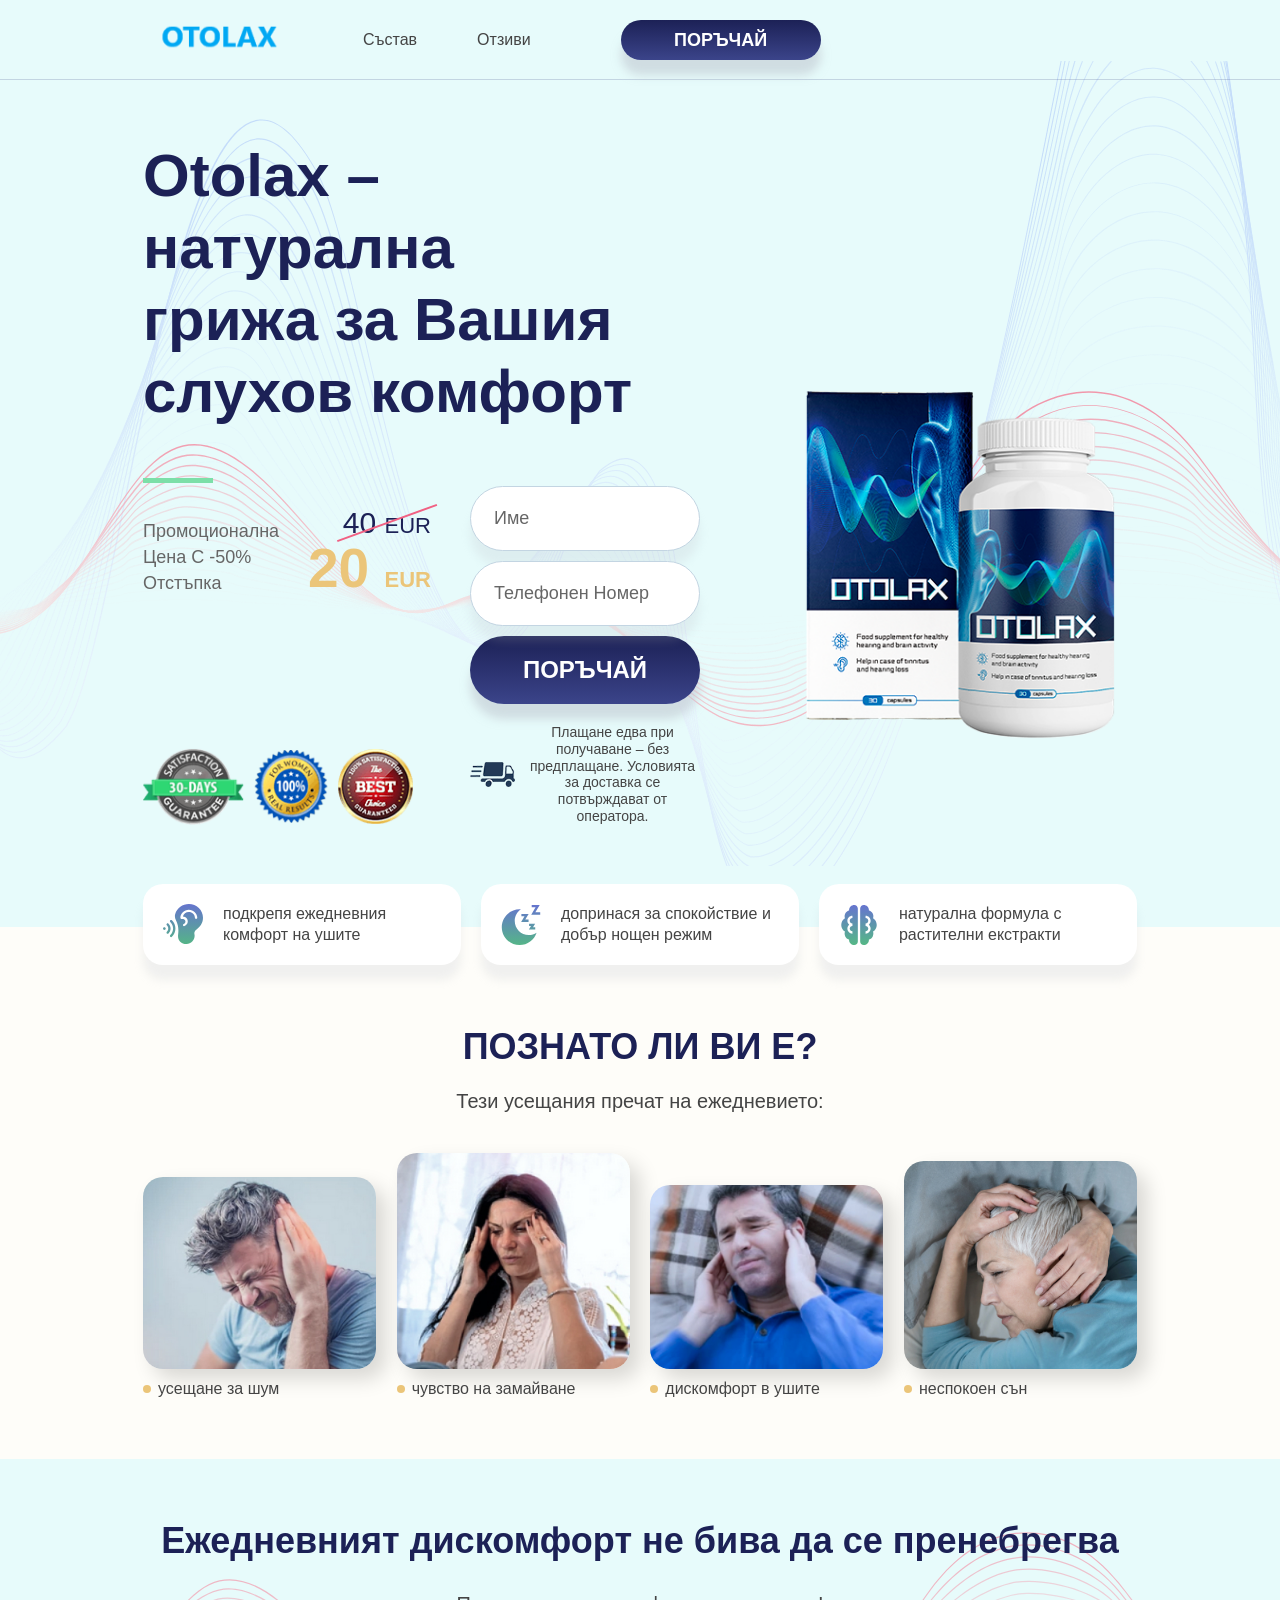
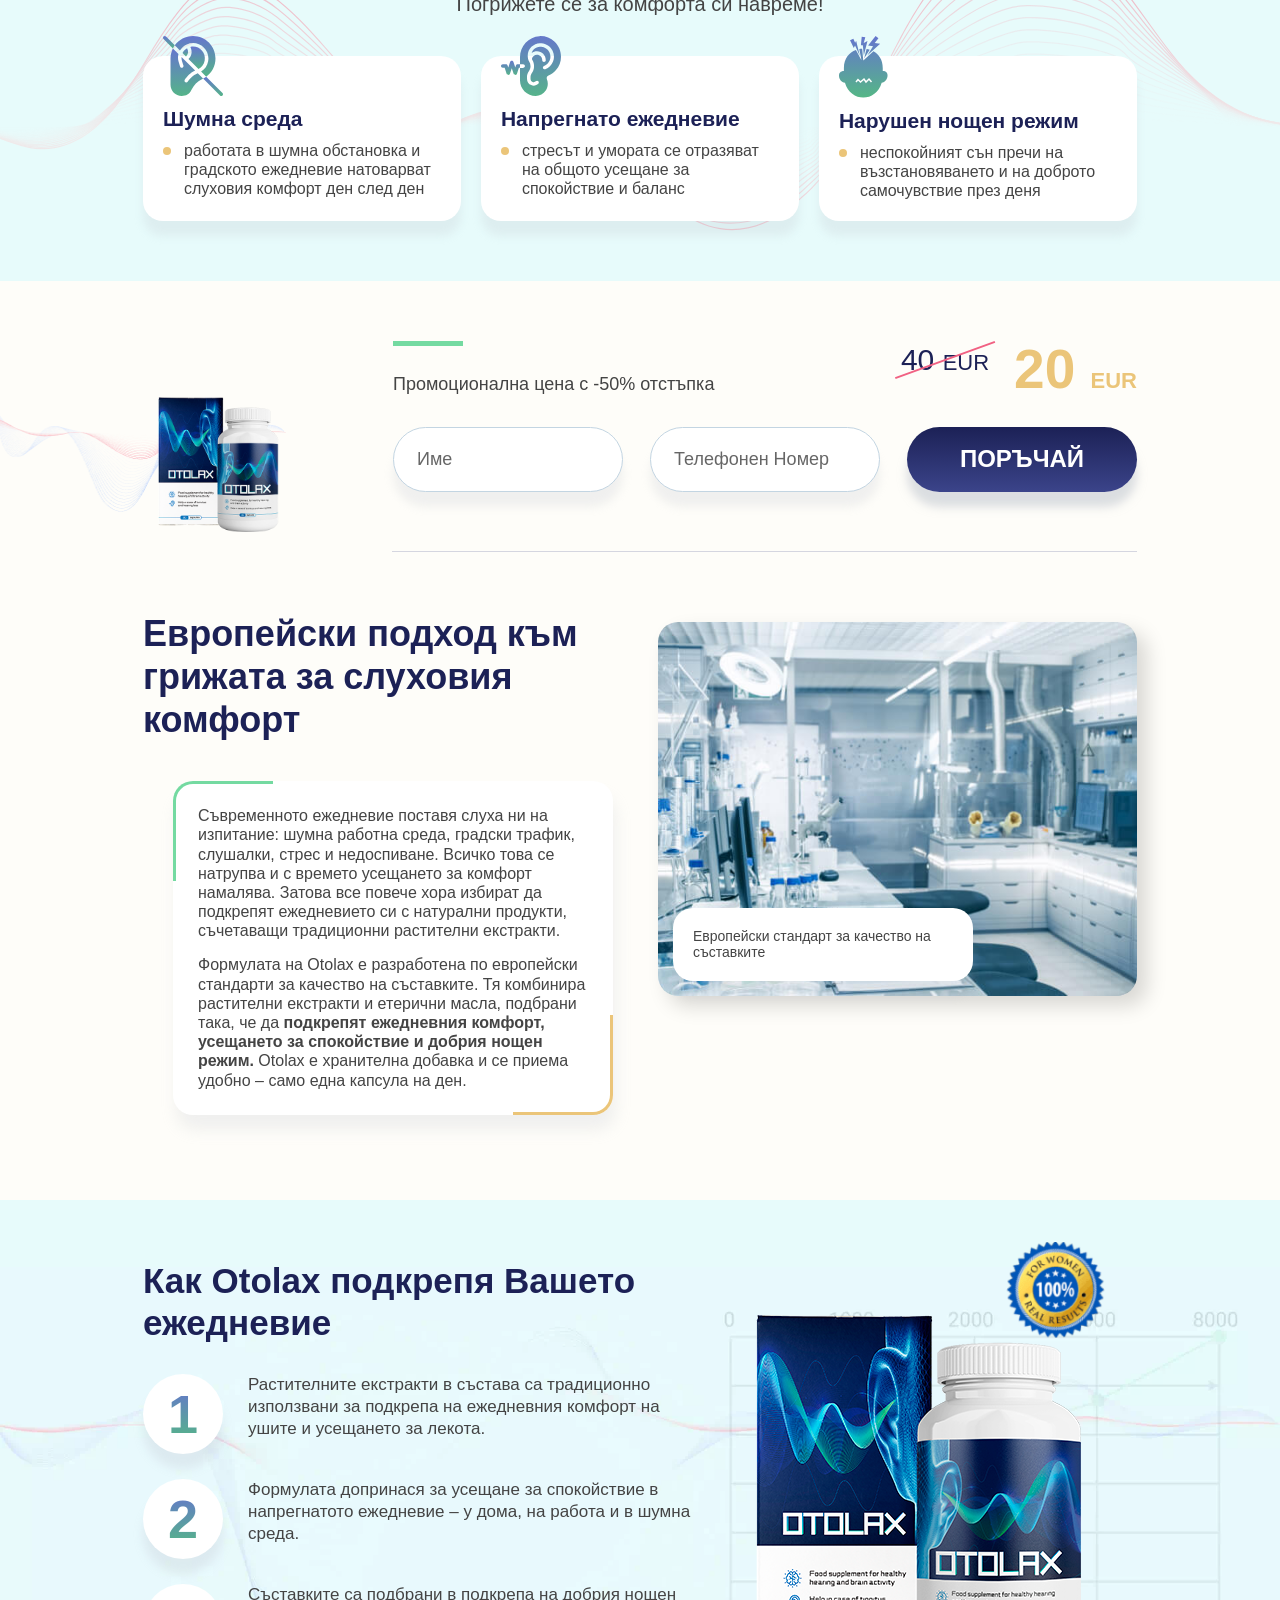
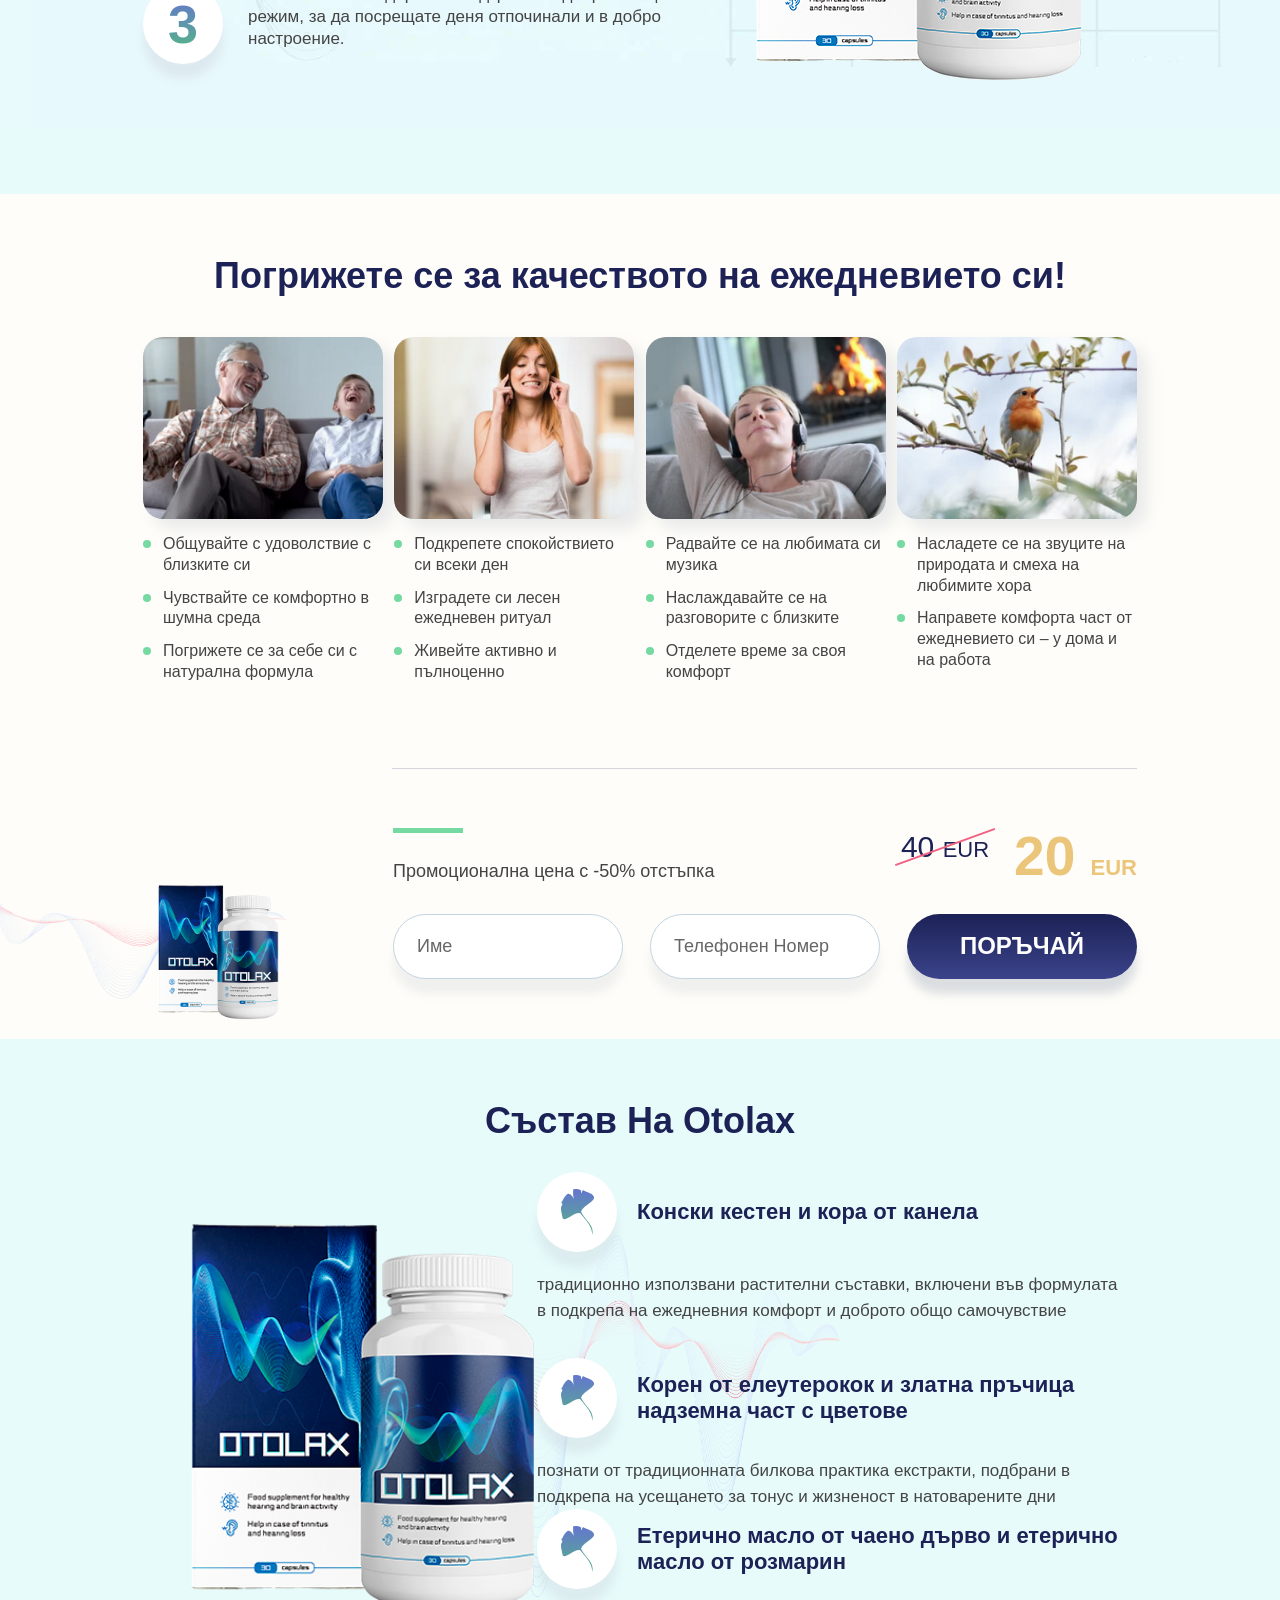
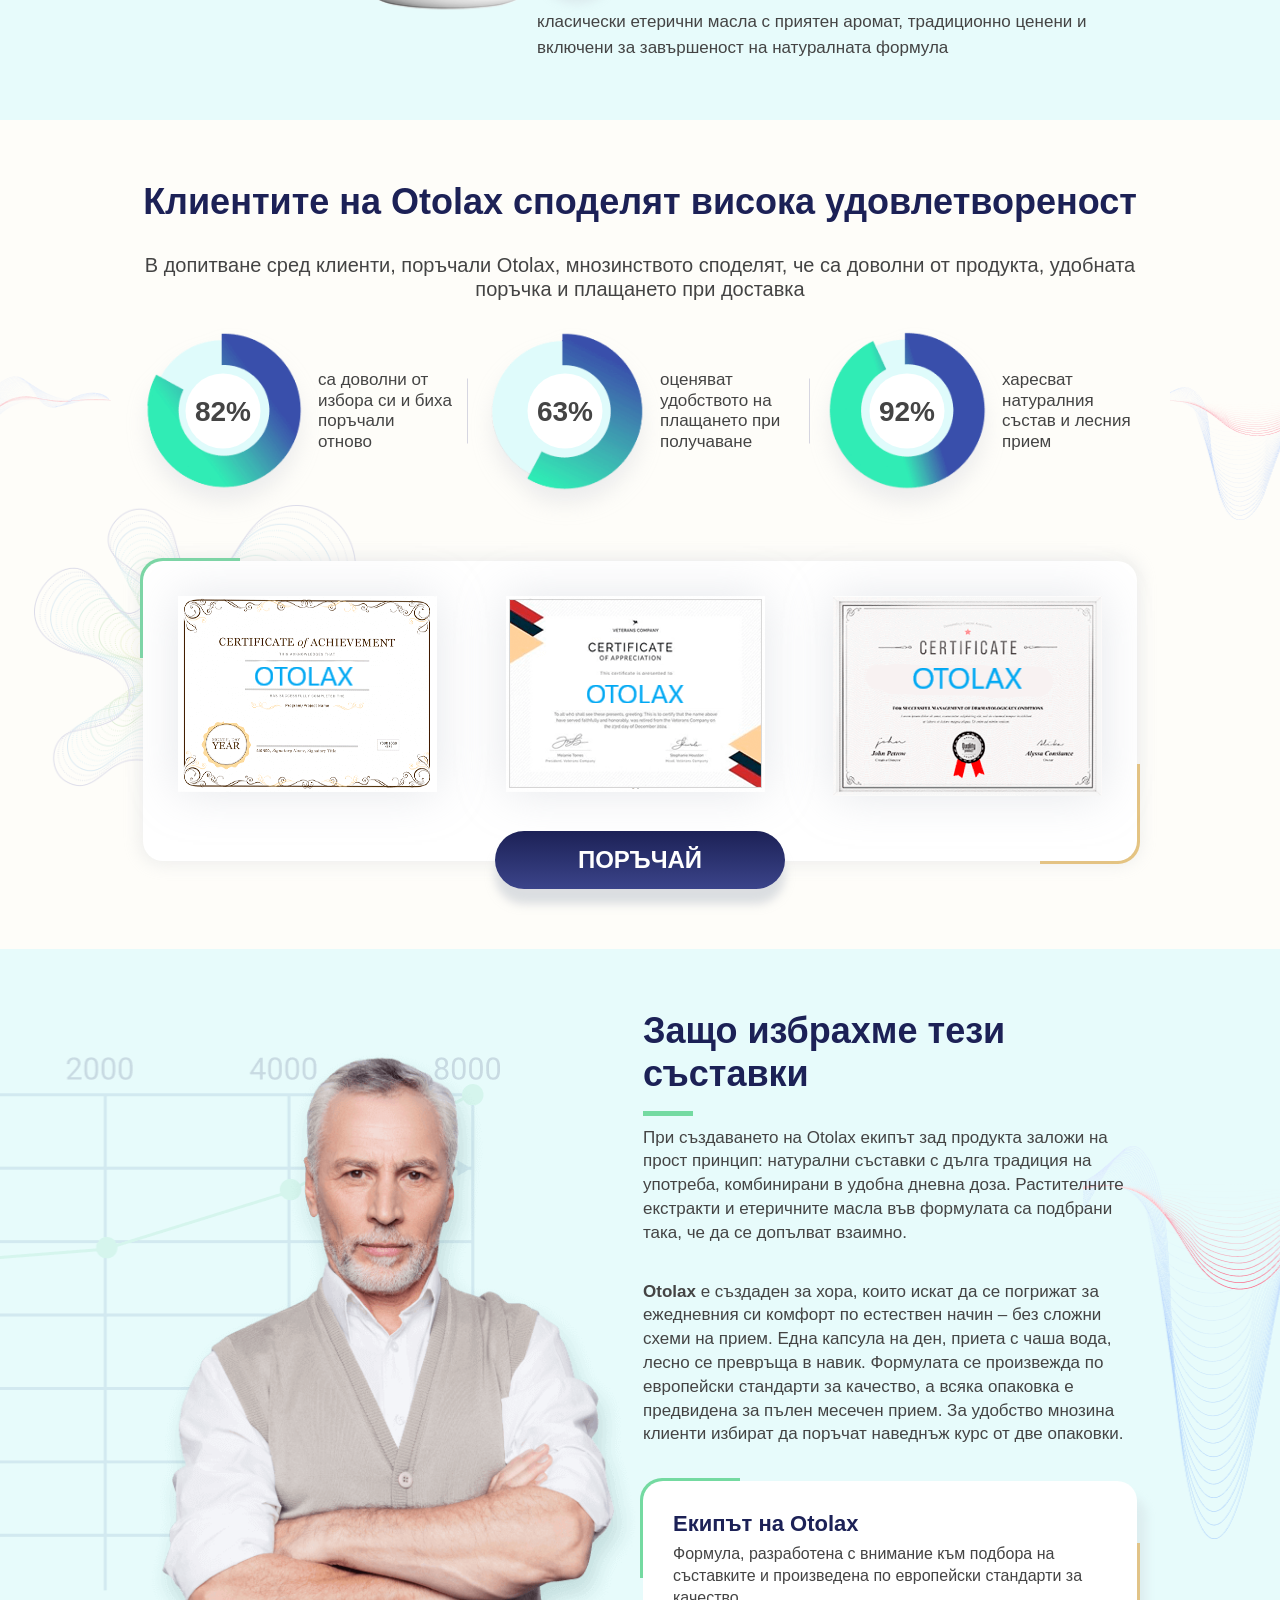
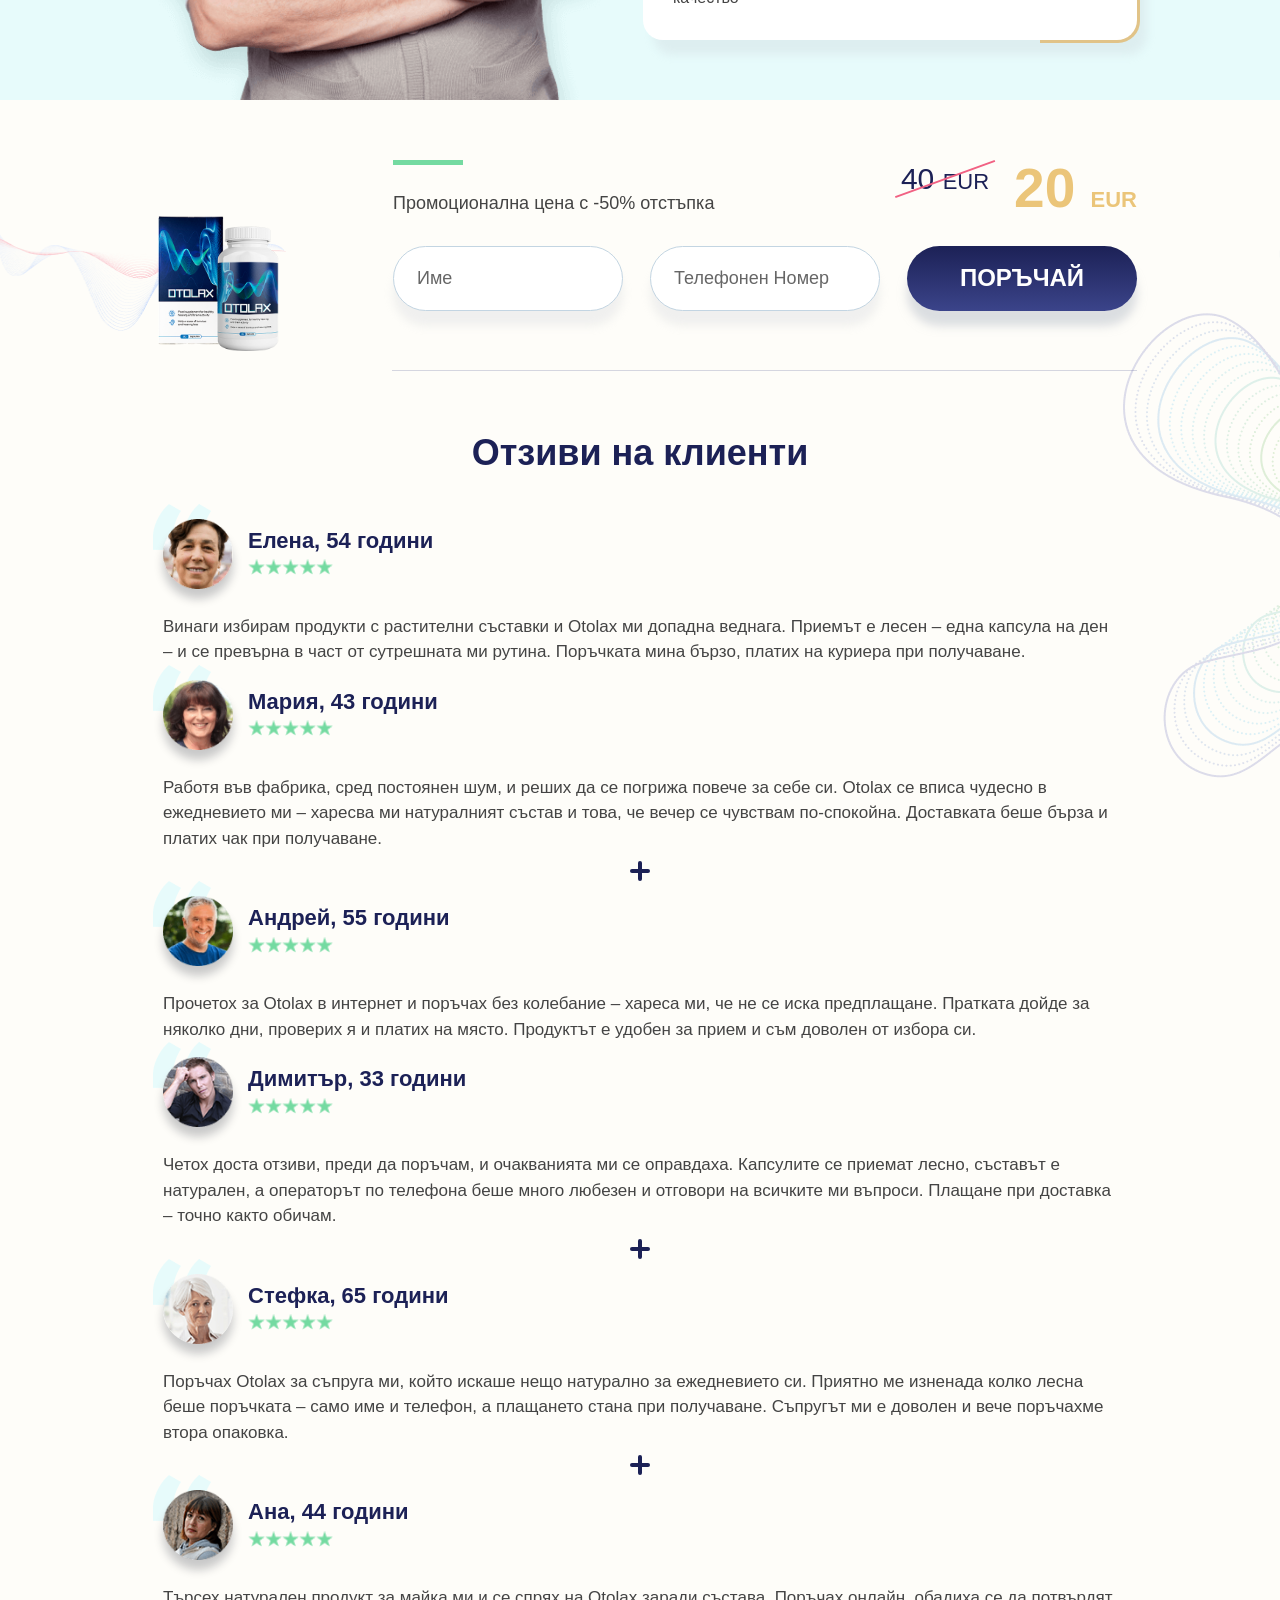
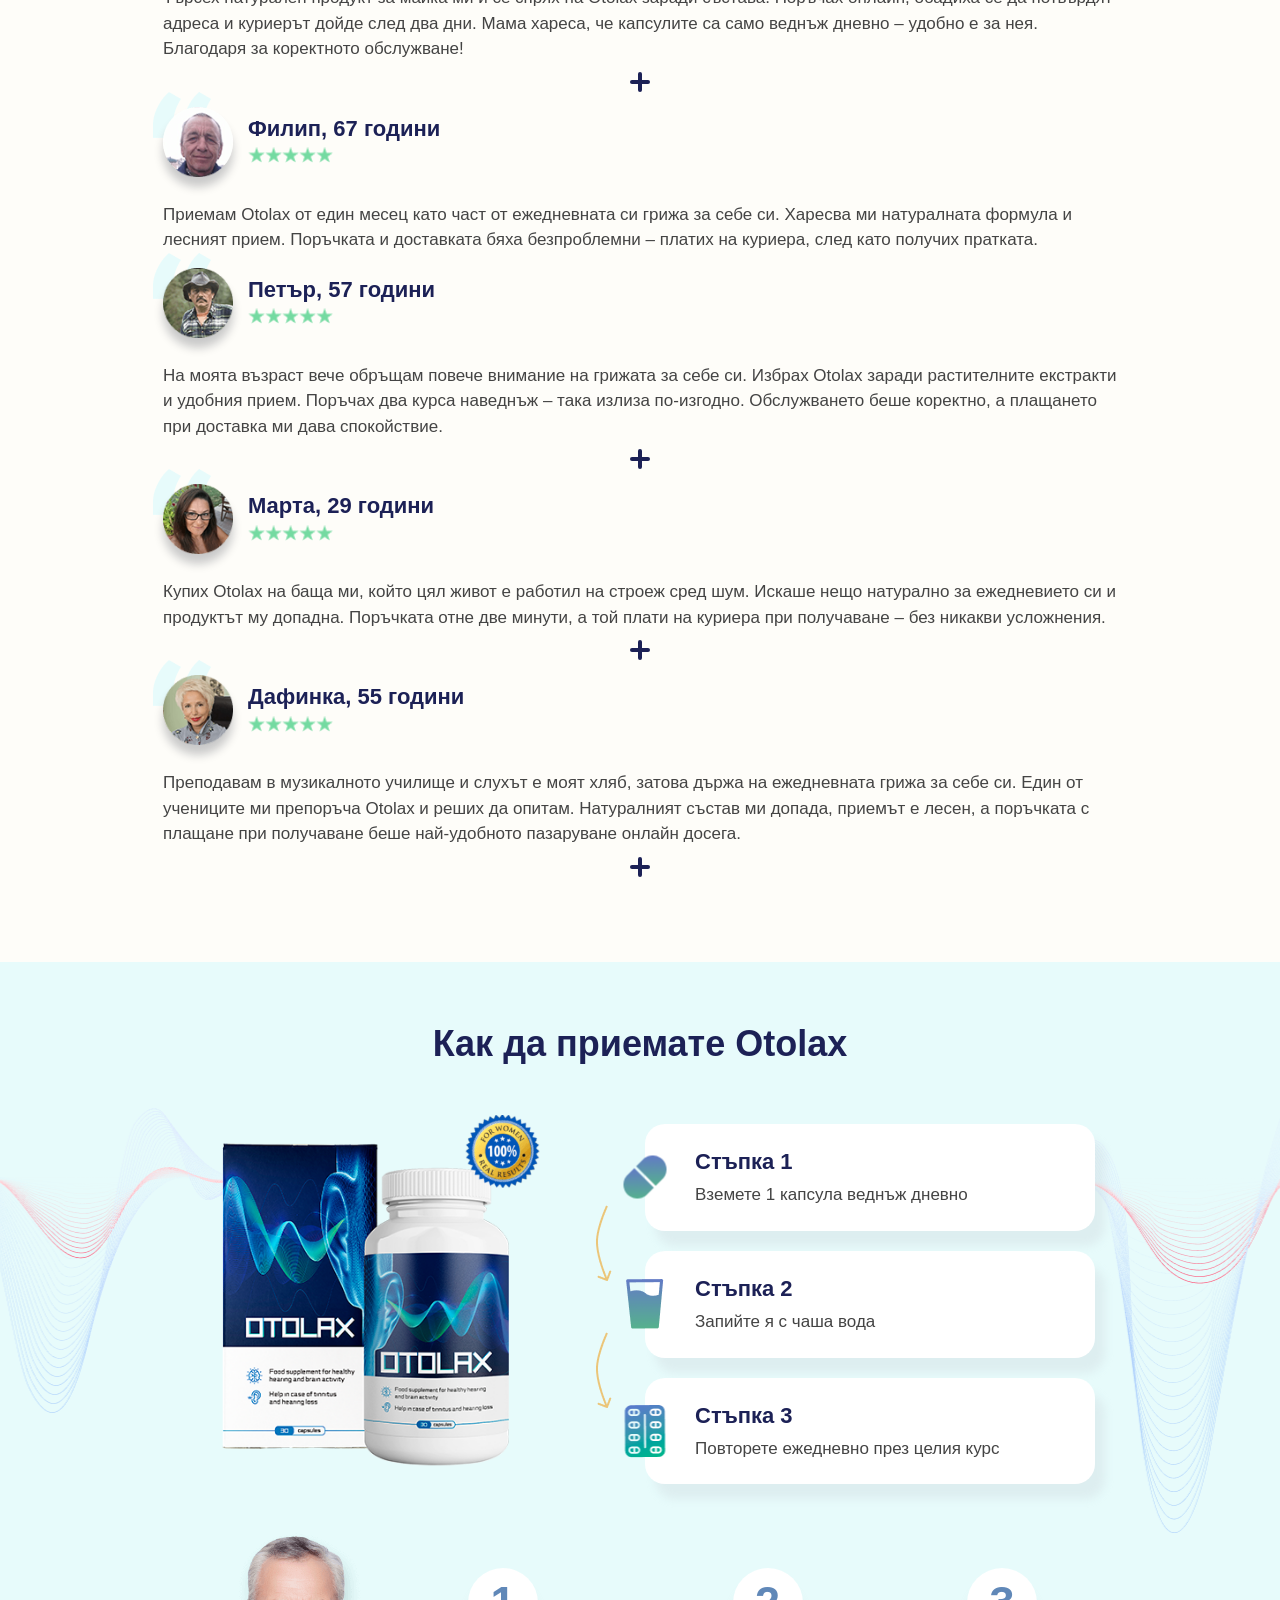
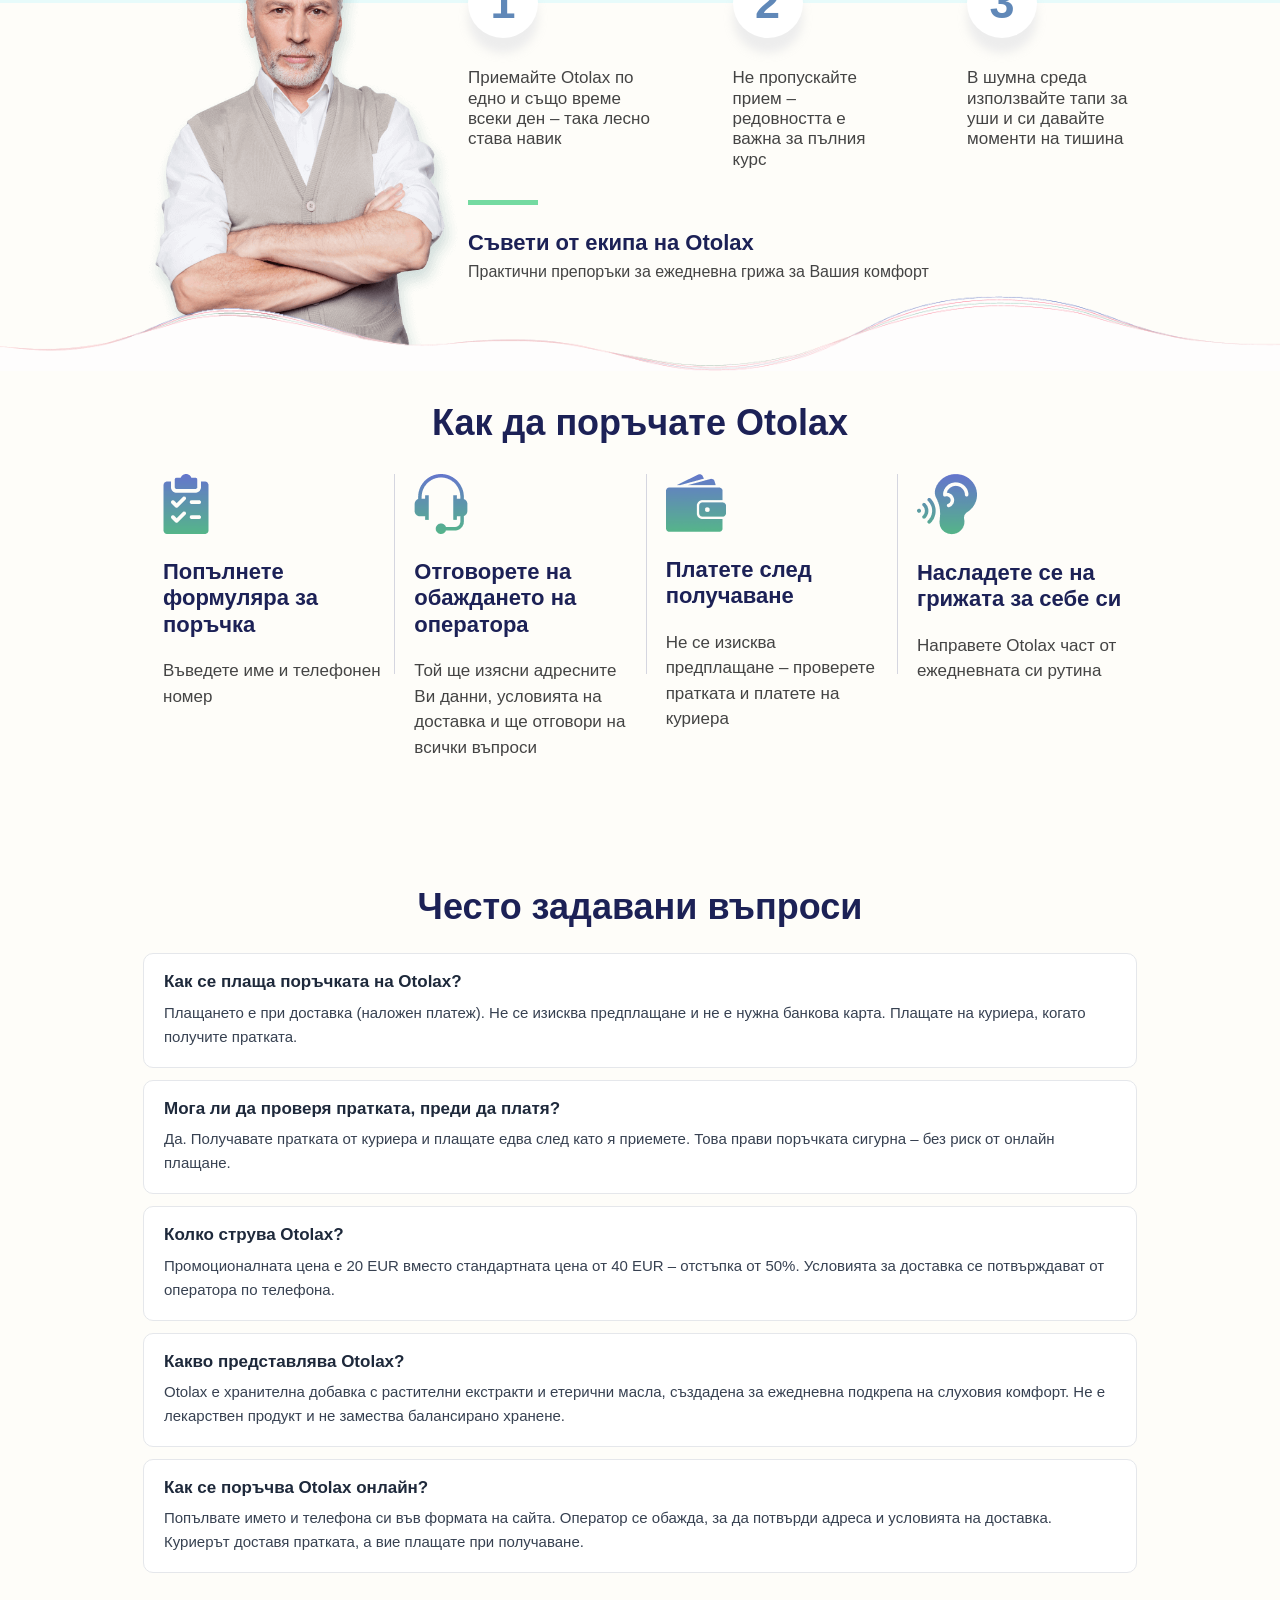
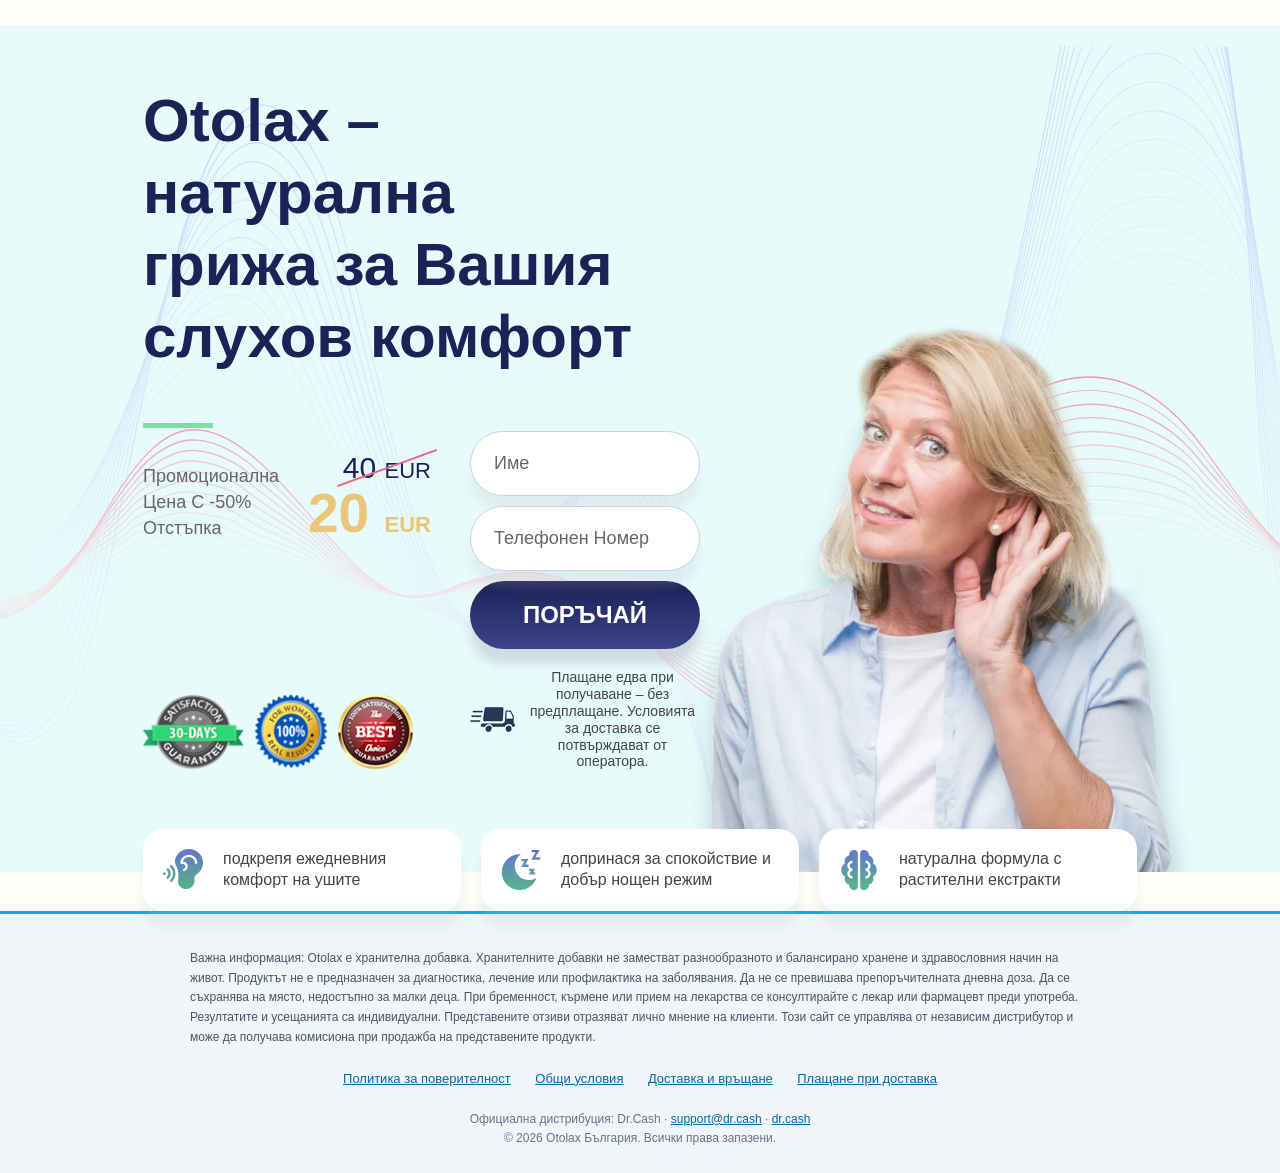
<file: index.html>
<!DOCTYPE html>
<html lang="bg-BG" dir="ltr" class="  webp webp-alpha webp-animation webp-lossless">

<head>
  <meta charset="utf-8">
  <meta name="viewport" content="width=device-width, initial-scale=1.0">
  <meta http-equiv="X-UA-Compatible" content="ie=edge">
  <meta name="theme-color" content="#ffffff">
  <meta name="google-site-verification" content="SlP8-qLXnk_M9VP8Ou1C67791Q3CRwVgEFChzxT5ovY" />

  <!-- SEO BASE -->
  <title>Otolax – Оригинален продукт | 20€ вместо 40€ | Плащане при доставка</title>
  <meta name="description" content="Поръчайте оригинален Otolax за 20€ вместо 40€ (-50%). Натурална формула за ежедневен слухов комфорт. Плащане при доставка в цяла България – без предплащане.">
  <meta name="keywords" content="otolax, otolax цена, otolax поръчка, otolax българия, otolax наложен платеж, капсули за ушен комфорт, добавка за слухов комфорт">
  <meta name="robots" content="index, follow">
  <link rel="canonical" href="https://otolax-bg.vercel.app/">

  <!-- OPEN GRAPH -->
  <meta property="og:type" content="website">
  <meta property="og:title" content="Otolax – 20€ вместо 40€ | Плащане при доставка">
  <meta property="og:description" content="Натурална формула за ежедневен слухов комфорт. Поръчайте онлайн, платете едва при получаване.">
  <meta property="og:url" content="https://otolax-bg.vercel.app/">
  <meta property="og:image" content="https://otolax-bg.vercel.app/assets/images/pack.png">
  <meta property="og:locale" content="bg_BG">
  <meta property="og:site_name" content="Otolax България">

  <!-- TWITTER CARD -->
  <meta name="twitter:card" content="summary_large_image">
  <meta name="twitter:title" content="Otolax – 20€ вместо 40€ | Плащане при доставка">
  <meta name="twitter:description" content="Натурална формула за ежедневен слухов комфорт. Плащане при получаване в цяла България.">
  <meta name="twitter:image" content="https://otolax-bg.vercel.app/assets/images/pack.png">

  <!-- PERFORMANCE -->
  <link rel="preconnect" href="https://fonts.googleapis.com" crossorigin>
  <link rel="dns-prefetch" href="https://fonts.googleapis.com">
  <link rel="icon" type="image/png" href="assets/images/logo.png">
  <link rel="apple-touch-icon" href="assets/images/logo.png">

  <link rel="stylesheet" href="assets/css/style.min.css">

  <!-- SCHEMA MARKUP @graph -->
  <script type="application/ld+json">
  {
    "@context": "https://schema.org",
    "@graph": [
      {
        "@type": "Organization",
        "@id": "https://otolax-bg.vercel.app/#organization",
        "name": "Otolax България – Официален дистрибутор",
        "url": "https://otolax-bg.vercel.app/",
        "logo": "https://otolax-bg.vercel.app/assets/images/logo.png",
        "email": "support@dr.cash"
      },
      {
        "@type": "WebSite",
        "@id": "https://otolax-bg.vercel.app/#website",
        "url": "https://otolax-bg.vercel.app/",
        "name": "Otolax България",
        "inLanguage": "bg-BG",
        "publisher": { "@id": "https://otolax-bg.vercel.app/#organization" }
      },
      {
        "@type": "BreadcrumbList",
        "@id": "https://otolax-bg.vercel.app/#breadcrumb",
        "itemListElement": [
          { "@type": "ListItem", "position": 1, "name": "Начало", "item": "https://otolax-bg.vercel.app/" },
          { "@type": "ListItem", "position": 2, "name": "Otolax", "item": "https://otolax-bg.vercel.app/#composition" }
        ]
      },
      {
        "@type": "Product",
        "@id": "https://otolax-bg.vercel.app/#product",
        "name": "Otolax",
        "image": "https://otolax-bg.vercel.app/assets/images/pack.png",
        "description": "Хранителна добавка с растителни екстракти и етерични масла за ежедневна подкрепа на слуховия комфорт. Плащане при доставка в цяла България.",
        "brand": { "@type": "Brand", "name": "Otolax" },
        "aggregateRating": {
          "@type": "AggregateRating",
          "ratingValue": "4.8",
          "reviewCount": "10",
          "bestRating": "5",
          "worstRating": "1"
        },
        "review": [
          {
            "@type": "Review",
            "author": { "@type": "Person", "name": "Мария" },
            "reviewRating": { "@type": "Rating", "ratingValue": "5", "bestRating": "5" },
            "reviewBody": "Поръчката беше лесна, куриерът дойде бързо и платих едва при получаване. Продуктът е част от ежедневието ми и съм доволна от избора си."
          },
          {
            "@type": "Review",
            "author": { "@type": "Person", "name": "Димитър" },
            "reviewRating": { "@type": "Rating", "ratingValue": "5", "bestRating": "5" },
            "reviewBody": "Хареса ми, че няма предплащане – проверих пратката и чак тогава платих. Капсулите се приемат лесно и съставът е натурален."
          }
        ],
        "offers": {
          "@type": "Offer",
          "url": "https://otolax-bg.vercel.app/",
          "priceCurrency": "EUR",
          "price": "20",
          "availability": "https://schema.org/InStock",
          "itemCondition": "https://schema.org/NewCondition",
          "seller": { "@id": "https://otolax-bg.vercel.app/#organization" }
        }
      },
      {
        "@type": "FAQPage",
        "@id": "https://otolax-bg.vercel.app/#faq",
        "mainEntity": [
          {
            "@type": "Question",
            "name": "Как се плаща поръчката на Otolax?",
            "acceptedAnswer": {
              "@type": "Answer",
              "text": "Плащането е при доставка (наложен платеж). Не се изисква предплащане и не е нужна банкова карта. Плащате на куриера, когато получите пратката."
            }
          },
          {
            "@type": "Question",
            "name": "Мога ли да проверя пратката, преди да платя?",
            "acceptedAnswer": {
              "@type": "Answer",
              "text": "Да. Получавате пратката от куриера и плащате едва след като я приемете. Това прави поръчката сигурна – без риск от онлайн плащане."
            }
          },
          {
            "@type": "Question",
            "name": "Колко струва Otolax?",
            "acceptedAnswer": {
              "@type": "Answer",
              "text": "Промоционалната цена е 20 EUR вместо стандартната цена от 40 EUR – отстъпка от 50%. Условията за доставка се потвърждават от оператора по телефона."
            }
          },
          {
            "@type": "Question",
            "name": "Какво представлява Otolax?",
            "acceptedAnswer": {
              "@type": "Answer",
              "text": "Otolax е хранителна добавка с растителни екстракти и етерични масла, създадена за ежедневна подкрепа на слуховия комфорт. Не е лекарствен продукт и не замества балансирано хранене."
            }
          },
          {
            "@type": "Question",
            "name": "Как се поръчва Otolax онлайн?",
            "acceptedAnswer": {
              "@type": "Answer",
              "text": "Попълвате името и телефона си във формата на сайта. Оператор се обажда, за да потвърди адреса и условията на доставка. Куриерът доставя пратката, а вие плащате при получаване."
            }
          }
        ]
      }
    ]
  }
  </script>

  <style>
    .cookie-popup {
      position: fixed;
      left: 0;
      bottom: 0;
      background-color: rgba(30, 30, 30, 0.7);
      color: #ffffff;
      padding: 4px 10px;
      z-index: 1000;
      width: 100%;
      font-family: Arial;
      text-align: center;
      box-sizing: border-box !important;
      padding-right: 30px !important;
    }

    .cookie-popup * {
      box-sizing: inherit !important;
    }

    .cookie-popup-inner {
      display: inline-block;
      vertical-align: middle;
      padding-right: 20px;
      font-size: 12px;
      font-style: normal;
      font-weight: 400;
      text-transform: none;
      line-height: 12px;
      color: #ffffff;
      text-align: center;
    }

    .cookie-popup-inner a {
      color: #fff;
      text-decoration: underline;
      padding-left: 5px;
      text-align: center;
      cursor: pointer;
    }

    .dismiss-popup {
      display: inline-block;
      vertical-align: middle;
      width: 72px;
      border: 1px solid #ffffff;
      padding: 0;
      border-radius: 3px;
      line-height: 20px;
      text-align: center;
      cursor: pointer;
      color: #fff;
      font-size: 12px;
      transition: 0.3s all
    }

    .dismiss-popup:hover {
      background: rgba(30, 30, 30, 0.5);
    }

    .close-cookie-popup {
      position: absolute;
      right: 2px;
      top: 0;
      font-size: 22px;
      line-height: 30px;
      display: inline-block;
      text-align: center;
      color: #ffffff;
      cursor: pointer;
      width: 30px;
    }

    @media screen and (max-width: 660px) {
      .cookie-popup {
        text-align: left;
        padding-left: 15px;
      }

      .cookie-popup-inner {
        text-align: left;
        width: calc(100% - 100px);
      }
    }

    @media screen and (max-width: 540px) {
      .cookie-popup-inner {
        font-size: 12px;
      }
    }
  </style>
  <meta name="referrer" content="unsafe-url">
  <style>
    .ever-popup-build {
      position: fixed;
      opacity: 0;
      z-index: -1;
      top: 0;
      left: -9999px;
    }
  </style>

  <!-- FAQ AEO STYLES -->
  <style>
    .faq-aeo { padding: 40px 0; }
    .faq-aeo__title { text-align: center; margin-bottom: 25px; }
    .faq-aeo__item { background: #fff; border: 1px solid #e5e7eb; border-radius: 10px; margin-bottom: 12px; padding: 18px 20px; }
    .faq-aeo__q { font-weight: 700; font-size: 17px; margin: 0 0 8px; color: #1e293b; }
    .faq-aeo__a { font-size: 15px; line-height: 1.6; margin: 0; color: #374151; }
  </style>

  <!-- E-E-A-T FOOTER (isolado com !important contra bleed do tema) -->
  <style>
    .eeat-footer { background: #f1f5f9 !important; padding: 35px 15px 25px !important; font-family: Arial, sans-serif !important; border-top: 3px solid #0ea5e9 !important; }
    .eeat-footer__inner { max-width: 900px !important; margin: 0 auto !important; text-align: center !important; }
    .eeat-footer__disclaimer { font-size: 12px !important; line-height: 1.65 !important; color: #475569 !important; margin: 0 0 18px !important; text-align: left !important; }
    .eeat-footer__links { margin: 0 0 18px !important; padding: 0 !important; }
    .eeat-footer__links a { color: #0369a1 !important; font-size: 13px !important; text-decoration: underline !important; margin: 0 10px !important; display: inline-block !important; line-height: 2 !important; }
    .eeat-footer__dist { font-size: 12px !important; color: #64748b !important; line-height: 1.6 !important; margin: 0 !important; }
    .eeat-footer__dist a { color: #0369a1 !important; text-decoration: underline !important; }
  </style>
  <!-- INTH_SNIPPET_TOP -->
  <!-- Google tag (gtag.js) -->
<script async src="https://www.googletagmanager.com/gtag/js?id=AW-17617394771"></script>
<script>
  window.dataLayer = window.dataLayer || [];
  function gtag(){dataLayer.push(arguments);}
  gtag('js', new Date());

  gtag('config', 'AW-17617394771');
</script>

  <script defer
  data-tag="CDRA2jaOw8zeoaVokEvx3X"
  src="https://cdn.cckdl.com/js/base.min.js">
</script>
  </head>

<body class="ev-date" data-invalid-name-text="Моля, въведете валидно име!"
  data-invalid-phone-text="Моля, въведете валиден телефонен номер, в противен случай ние няма да можем да се свържем с Вас!">
  <div class="promo-bg">
    <header class="header">
      <div class="container container-big">
        <div class="header__content">
          <div class="header__logo"> <img src="assets/images/logo.png" alt="Otolax лого"></div>
          <div class="header__main"><a class="header__link header__link--composition" href="#composition">Състав</a><a
              class="header__link header__link--reviews" href="#reviews">Отзиви</a>
            <div class="header__timer">
          
            </div><button class="header__btn btn ever-popup-btn pulse">ПОРЪЧАЙ</button>
          </div><button class="header__burger"><span class="header-burger__line"></span></button>
        </div>
      </div>
    </header>
    <section class="promo block">
      <div class="container">
        <div class="promo__content">
          <h1 class="title promo__title">Otolax – натурална грижа за Вашия слухов комфорт</h1>
          <div class="promo__pack">
            <picture>

              <source media="(max-width: 479px)" "assets/images/pack-mob.png">

              <img src="assets/images/pack.png"  style="padding-left:200px" alt="Otolax опаковка">
            </picture>
          </div>
          <div class="promo__box">
            <div class="promo__date">Промоционална цена с -50% отстъпка</div>
            <div class="promo__price price">
              <div class="price__old"><span class="x_price_previous">40  </span> <span class="x_currency">EUR</span>
              </div>
              <div class="price__new"><span class="x_price_current">20</span> <span class="x_currency">EUR</span></div>
            </div>
          </div>
          <div class="promo__form">
            <form class="x_order_form form   orderForm     "   method="post"><label class="form__input--wrap"><input required
                  class="form__input" placeholder="Име" type="text" name="name" required></label><label
                class="form__input--wrap"><input class="form__input" placeholder="Телефонен Номер" type="tel" required
                  name="phone"   onkeyup="this.value=this.value.replace(/\s/,'')" minlength="5"   ></label><button class="btn form__btn pulse">ПОРЪЧАЙ</button>
                  <div class="nw">
                    <img src="assets/images/delivery.png"
                        style="max-width: 45px; width: 100%" />
                    <span>Плащане едва при получаване – без предплащане. Условията за доставка се потвърждават от оператора.</span>
                </div></form>
          </div>
          <div class="promo__medals">
            <div class="promo__medal"><img src="assets/images/medal-1.png" alt="medаl"></div>
            <div class="promo__medal promo__medal--second"><img src="assets/images/medal-promo.png" alt="medаl"></div>
            <div class="promo__medal"><img src="assets/images/medal-3.png" alt="medаl"></div>
          </div>
        </div>
      </div>
    </section>
  </div>
  <section class="sings block">
    <div class="container">
      <ul class="sings__list">
        <li class="sings__item"> <img class="sings__icon" src="assets/fonts/sign-icon-1.svg" alt="sign">
          <p class="sings__text">подкрепя ежедневния комфорт на ушите</p>
        </li>
        <li class="sings__item"> <img class="sings__icon" src="assets/fonts/sign-icon-2.svg" alt="sign">
          <p class="sings__text">допринася за спокойствие и добър нощен режим</p>
        </li>
        <li class="sings__item"> <img class="sings__icon" src="assets/fonts/sign-icon-3.svg" alt="sign">
          <p class="sings__text">натурална формула с растителни екстракти</p>
        </li>
      </ul>
      <h2 class="title sings__title">ПОЗНАТО ЛИ ВИ Е?</h2>
      <h3 class="subtitle sings__subtitle">Тези усещания пречат на ежедневието:</h3>
      <ul class="sings__content">
        <li class="sings__box">
          <div class="sings__img">
            <picture>
              <source type="image/webp" "assets/images/sing-1.webp"><img src="assets/images/sing-1.jpg" alt="sign">
            </picture>
          </div>
          <h4 class="sings__name">усещане за шум</h4>
        </li>
        <li class="sings__box">
          <div class="sings__img">
            <picture>
              <source type="image/webp" "assets/images/sing-2.webp"><img src="assets/images/sing-2.jpg" alt="sign">
            </picture>
          </div>
          <h4 class="sings__name">чувство на замайване</h4>
        </li>
        <li class="sings__box">
          <div class="sings__img">
            <picture>
              <source type="image/webp" "assets/images/sing-3.webp"><img src="assets/images/sing-3.jpg" alt="sign">
            </picture>
          </div>
          <h4 class="sings__name">дискомфорт в ушите</h4>
        </li>
        <li class="sings__box">
          <div class="sings__img">
            <picture>
              <source type="image/webp" "assets/images/sing-4.webp"><img src="assets/images/sing-4.jpg" alt="sign">
            </picture>
          </div>
          <h4 class="sings__name">неспокоен сън</h4>
        </li>
      </ul>
    </div>
  </section>
  <section class="problem block bgr">
    <div class="container">
      <h2 class="title problem__title">Ежедневният дискомфорт не бива да се пренебрегва</h2>
      <h3 class="subtitle problem__subtitle">Погрижете се за комфорта си навреме!</h3>
      <ul class="problem__list">
        <li class="problem__item">
          <div class="problem__icon"> <img src="assets/fonts/problem-1.svg" alt="problem"></div>
          <div class="problem__info">
            <h4 class="problem__name">Шумна среда</h4>
            <p class="problem__text">работата в шумна обстановка и градското ежедневие натоварват слуховия комфорт ден след ден</p>
          </div>
        </li>
        <li class="problem__item">
          <div class="problem__icon"> <img src="assets/fonts/problem-2.svg" alt="problem"></div>
          <div class="problem__info">
            <h4 class="problem__name">Напрегнато ежедневие</h4>
            <p class="problem__text">стресът и умората се отразяват на общото усещане за спокойствие и баланс</p>
          </div>
        </li>
        <li class="problem__item">
          <div class="problem__icon"> <img src="assets/fonts/problem-3.svg" alt="problem"></div>
          <div class="problem__info">
            <h4 class="problem__name">Нарушен нощен режим</h4>
            <p class="problem__text">неспокойният сън пречи на възстановяването и на доброто самочувствие през деня</p>
          </div>
        </li>
      </ul>
    </div>
  </section>
  <div class="action">
    <div class="container">
      <div class="action__inner block">
        <p class="action__title">Промоционална цена с -50% отстъпка</p>
        <picture class="action__image">
          <img class="action__prod" src="assets/images/product-4_mob.png" loading="lazy" alt="Otolax продукт">
        </picture>
        <div class="action__price price">
          <div class="price__old"><span class="x_price_previous">40  </span> <span class="x_currency">EUR</span></div>
          <div class="price__new"><span class="x_price_current">20</span> <span class="x_currency">EUR</span></div>
        </div>
        <form class="action__form x_order_form form   orderForm     "   method="post"><label
            class="form__input--wrap action__input"><input class="form__input" placeholder="Име" type="text" name="name" required
              required></label><label class="form__input--wrap action__input"><input class="form__input" required
              placeholder="Телефонен Номер" type="tel" name="phone"   onkeyup="this.value=this.value.replace(/\s/,'')" minlength="5"   ></label><button
            class="btn action__btn pulse">ПОРЪЧАЙ</button></form>
      </div>
    </div>
  </div>
  <section class="technology block">
    <div class="container">
      <div class="technology__content">
        <div class="technology__info">
          <h2 class="title technology__title">Европейски подход към грижата за слуховия комфорт</h2>
          <div class="technology__box">
            <p class="technology__text">Съвременното ежедневие поставя слуха ни на изпитание: шумна работна среда, градски трафик, слушалки, стрес и недоспиване. Всичко това се натрупва и с времето усещането за комфорт намалява. Затова все повече хора избират да подкрепят ежедневието си с натурални продукти, съчетаващи традиционни растителни екстракти.</p>
            <p class="technology__text">Формулата на Otolax е разработена по европейски стандарти за качество на съставките. Тя комбинира растителни екстракти и етерични масла, подбрани така, че да <b>подкрепят ежедневния комфорт, усещането за спокойствие и добрия нощен режим.</b> Otolax е хранителна добавка и се приема удобно – само една капсула на ден.</p>
          </div>
        </div>
        <div class="technology__img">
          <picture>
            <source media="(max-width: 479px)" "assets/images/technology-img-mob.webp" type="image/webp">
            <source type="image/webp" "assets/images/technology-img.webp"><img src="assets/images/technology-img.jpg"
              alt="technology">
          </picture>
          <div class="technology-img__name">Европейски стандарт за качество на съставките</div>
        </div>
      </div>
    </div>
  </section>
  <section class="restore block bgr">
    <div class="container">
      <div class="restore__content">
        <div class="restore__box">
          <h2 class="title restore__title">Как Otolax подкрепя Вашето ежедневие</h2>
          <ul class="restore__list">
            <li class="restore__item">
              <div class="restore__icon">
                <div class="restore-icon__text">1</div>
              </div>
              <p class="restore__text">Растителните екстракти в състава са традиционно използвани за подкрепа на ежедневния комфорт на ушите и усещането за лекота.</p>
            </li>
            <li class="restore__item">
              <div class="restore__icon">
                <div class="restore-icon__text">2</div>
              </div>
              <p class="restore__text">Формулата допринася за усещане за спокойствие в напрегнатото ежедневие – у дома, на работа и в шумна среда.</p>
            </li>
            <li class="restore__item">
              <div class="restore__icon">
                <div class="restore-icon__text">3</div>
              </div>
              <p class="restore__text">Съставките са подбрани в подкрепа на добрия нощен режим, за да посрещате деня отпочинали и в добро настроение.</p>
            </li>
          </ul>
        </div>
        <div class="restore__pack">
          <picture>
            <img src="assets/images/pack-2.png" alt="Otolax опаковка">
          </picture>
        </div>
      </div>
    </div>
  </section>
  <section class="can block">
    <div class="container">
      <h2 class="title can__title">Погрижете се за качеството на ежедневието си!</h2>
      <div class="can__content">
        <div class="can__box">
          <div class="can__img">
            <picture>
              <source type="image/webp" "assets/images/can-1.webp"><img src="assets/images/can-1.jpg" alt="саn">
            </picture>
          </div>
          <ul class="can__list">
            <li class="can__item">Общувайте с удоволствие с близките си</li>
            <li class="can__item">Чувствайте се комфортно в шумна среда</li>
            <li class="can__item">Погрижете се за себе си с натурална формула</li>
          </ul>
        </div>
        <div class="can__box">
          <div class="can__img">
            <picture>
              <source type="image/webp" "assets/images/can-2.webp"><img src="assets/images/can-2.jpg" alt="саn">
            </picture>
          </div>
          <ul class="can__list">
            <li class="can__item">Подкрепете спокойствието си всеки ден</li>
            <li class="can__item">Изградете си лесен ежедневен ритуал</li>
            <li class="can__item">Живейте активно и пълноценно</li>
          </ul>
        </div>
        <div class="can__box">
          <div class="can__img">
            <picture>
              <source type="image/webp" "assets/images/can-3.webp"><img src="assets/images/can-3.jpg" alt="саn">
            </picture>
          </div>
          <ul class="can__list">
            <li class="can__item">Радвайте се на любимата си музика</li>
            <li class="can__item">Наслаждавайте се на разговорите с близките</li>
            <li class="can__item">Отделете време за своя комфорт</li>
          </ul>
        </div>
        <div class="can__box">
          <div class="can__img">
            <picture>
              <source type="image/webp" "assets/images/can-4.webp"><img src="assets/images/can-4.jpg" alt="саn">
            </picture>
          </div>
          <ul class="can__list">
            <li class="can__item">Насладете се на звуците на природата и смеха на любимите хора</li>
            <li class="can__item">Направете комфорта част от ежедневието си – у дома и на работа</li>
          </ul>
        </div>
      </div>
    </div>
  </section>
  <div class="action">
    <div class="container">
      <div class="action__inner action__inner-top_line block">
        <p class="action__title">Промоционална цена с -50% отстъпка</p>
        <picture class="action__image">
          <img class="action__prod" src="assets/images/product-4_mob.png" loading="lazy" alt="Otolax продукт">
        </picture>
        <div class="action__price price">
          <div class="price__old"><span class="x_price_previous">40  </span> <span class="x_currency">EUR</span></div>
          <div class="price__new"><span class="x_price_current">20</span> <span class="x_currency">EUR</span></div>
        </div>
        <form class="action__form x_order_form form   orderForm     "   method="post"><label
            class="form__input--wrap action__input"><input class="form__input" placeholder="Име" type="text" name="name" required
              required></label><label class="form__input--wrap action__input"><input class="form__input" required
              placeholder="Телефонен Номер" type="tel" name="phone"   onkeyup="this.value=this.value.replace(/\s/,'')" minlength="5"   ></label><button
            class="btn action__btn pulse">ПОРЪЧАЙ</button></form>
      </div>
    </div>
  </div>
  <section class="composition block" id="composition">
    <div class="container">
      <h2 class="composition__title title">Състав На Otolax</h2>
      <div class="composition__inner">
        <div class="composition__content">

          <div class="composition__item composition__item-2">
            <div class="composition__item-header">
              <div class="composition__item-image"><img src="assets/images/composition_image_3.png" alt="icon"></div>
              <p class="composition__item-title text-bold">Конски кестен и
                кора от канела</p>
            </div>
            <p class="composition__item-text">традиционно използвани растителни съставки, включени във формулата <span
                class="text-nowrap">в подкрепа</span> на ежедневния комфорт и доброто общо самочувствие</p>
          </div>
          <div class="composition__item composition__item-3">
            <div class="composition__item-header">
              <div class="composition__item-image"><img src="assets/images/composition_image_3.png" alt="icon"></div>
              <p class="composition__item-title text-bold">Корен от елеутерокок и
                златна пръчица надземна част с цветове</p>
            </div>
            <p class="composition__item-text">познати от традиционната билкова практика екстракти, подбрани в подкрепа на усещането за тонус и жизненост в натоварените дни</p>
          </div>
          <div class="composition__item composition__item-4">
            <div class="composition__item-header">
              <div class="composition__item-image"><img src="assets/images/composition_image_3.png" alt="icon"></div>
              <p class="composition__item-title text-bold">Етерично масло от чаено дърво и
                етерично масло от розмарин</p>
            </div>
            <p class="composition__item-text">класически етерични масла с приятен аромат, традиционно ценени и включени за завършеност на натуралната формула</p>
          </div>
        </div>
        <picture class="composition__image">

          <source media="(min-width: 640px)" "assets/images/product-3.png">
          <img class="composition__prod" src="assets/images/product-3_mob.png" loading="lazy" alt="Otolax състав">
        </picture>
      </div>
    </div>
  </section>
  <section class="testing block">
    <div class="container">
      <h2 class="testing__title title">Клиентите на Otolax споделят висока удовлетвореност</h2>
      <p class="testing__subtitle">В допитване сред клиенти, поръчали Otolax, мнозинството споделят, че са доволни от продукта, удобната поръчка и плащането при доставка</p>
      <div class="testing__content">
        <div class="testing__item">
          <div class="testing__item-image testing__item-image-1"><img src="assets/images/testing_image-1.png" loading="lazy"
              alt="imаge"></div>
          <p class="testing__item-text">са доволни от избора си и биха поръчали отново</p>
        </div>
        <div class="testing__item">
          <div class="testing__item-image testing__item-image-2"><img src="assets/images/testing_image-2.png" loading="lazy"
              alt="imаge"></div>
          <p class="testing__item-text">оценяват удобството на плащането при получаване</p>
        </div>
        <div class="testing__item">
          <div class="testing__item-image testing__item-image-3"><img src="assets/images/testing_image-3.png" loading="lazy"
              alt="imаge"></div>
          <p class="testing__item-text">харесват натуралния състав и лесния прием</p>
        </div>
      </div>
      <div class="testing__certificate-wrapper">
        <div class="testing__certificate">
          <picture>
            <img src="assets/images/certificate_img-1.png" loading="lazy" alt="imаge">
          </picture>
          <picture>
            <img src="assets/images/certificate_img-2.png" loading="lazy" alt="imаge">
          </picture>
          <picture>
            <img src="assets/images/certificate_img-3.png" loading="lazy" alt="imаge">
          </picture>
        </div>
      </div>
      <div class="btn testing__btn ever-popup-btn pulse">ПОРЪЧАЙ</div>
    </div>
  </section>
  <section class="expert">
    <div class="container">
      <div class="expert__inner block">
        <h2 class="expert__title title">Защо избрахме тези съставки</h2>
        <p class="expert__text expert__line">При създаването на Otolax екипът зад продукта заложи на прост принцип: натурални съставки с дълга традиция на употреба, комбинирани в удобна дневна доза. Растителните екстракти и етеричните масла във формулата са подбрани така, че да се допълват взаимно.</p>
        <p class="expert__text"><span class="text-bold">Otolax</span> е създаден за хора, които искат да се погрижат за ежедневния си комфорт по естествен начин – без сложни схеми на прием. Една капсула на ден, приета с чаша вода, лесно се превръща в навик. Формулата се произвежда по европейски стандарти за качество, а всяка опаковка е предвидена за пълен месечен прием. За удобство мнозина клиенти избират да поръчат наведнъж курс от две опаковки.</p>
        <div class="expert__info-wrapper">
          <div class="expert__info">
            <p class="expert__name text-bold">Екипът на Otolax</p>
            <p class="expert__pos">Формула, разработена с внимание към подбора на съставките и произведена по европейски стандарти за качество</p>
          </div>
        </div>
        <picture class="expert__image">
          <source media="(min-width: 768px)" "assets/images/expert_image.webp" type="image/webp">
          <source media="(min-width: 768px)" "assets/images/expert_image.png">
          <source "data:image/png;base64, PchI7wAAAABJRU5ErkJggg%3D%3D.html">
          <img src="assets/images/expert_image.png" loading="lazy" alt="imаge">
        </picture>
      </div>
    </div>
  </section>
  <section class="reviews" id="reviews">
    <div class="action">
      <div class="container">
        <div class="action__inner block">
          <p class="action__title">Промоционална цена с -50% отстъпка</p>
          <picture class="action__image">
            <img class="action__prod" src="assets/images/product-4_mob.png" loading="lazy" alt="Otolax продукт">
          </picture>
          <div class="action__price price">
            <div class="price__old"><span class="x_price_previous">40  </span> <span class="x_currency">EUR</span></div>
            <div class="price__new"><span class="x_price_current">20</span> <span class="x_currency">EUR</span></div>
          </div>
          <form class="action__form x_order_form form   orderForm     "   method="post"><label
              class="form__input--wrap action__input"><input class="form__input" placeholder="Име" type="text" required
                name="name" required></label><label class="form__input--wrap action__input"><input required
                class="form__input" placeholder="Телефонен Номер" type="tel" name="phone"
                  onkeyup="this.value=this.value.replace(/\s/,'')" minlength="5"   ></label><button class="btn action__btn pulse">ПОРЪЧАЙ</button></form>
        </div>
      </div>
    </div>
    <div class="container">
      <div class="reviews__inner block">
        <h2 class="reviews__title title">Отзиви на клиенти</h2>
        <div class="reviews__content reviews__slider">
          <div class="reviews__item">
            <div class="reviews__item-header">
              <picture class="reviews__item-ava">
                <source "assets/images/reviews_ava-1.webp" type="image/webp"><img src="assets/images/reviews_ava-1.png"
                  loading="lazy" alt="imаge">
              </picture>
              <div class="reviews__item-info">
                <p class="reviews__item-name text-bold">Елена, 54 години</p>
                <p class="reviews__item-stars"> </p>
                <p class="reviews__item-date">
                </p>
              </div>
            </div>
            <div class="reviews__item-text">Винаги избирам продукти с растителни съставки и Otolax ми допадна веднага. Приемът е лесен – една капсула на ден – и се превърна в част от сутрешната ми рутина. Поръчката мина бързо, платих на куриера при получаване.</div>
          </div>
          <div class="reviews__item">
            <div class="reviews__item-header">
              <picture class="reviews__item-ava">
                <source "assets/images/reviews_ava-2.webp" type="image/webp"><img src="assets/images/reviews_ava-2.png"
                  loading="lazy" alt="imаge">
              </picture>
              <div class="reviews__item-info">
                <p class="reviews__item-name text-bold">Мария, 43 години</p>
                <p class="reviews__item-stars"> </p>
                <p class="reviews__item-date">
                </p>
              </div>
            </div>
            <div class="reviews__item-text">Работя във фабрика, сред постоянен шум, и реших да се погрижа повече за себе си. Otolax се вписа чудесно в ежедневието ми – харесва ми натуралният състав и това, че вечер се чувствам по-спокойна. Доставката беше бърза и платих чак при получаване.
            </div>
            <div class="reviews__item-more"></div>
          </div>
          <div class="reviews__item">
            <div class="reviews__item-header">
              <picture class="reviews__item-ava">
                <source "assets/images/reviews_ava-3.webp" type="image/webp"><img src="assets/images/reviews_ava-3.png"
                  loading="lazy" alt="imаge">
              </picture>
              <div class="reviews__item-info">
                <p class="reviews__item-name text-bold">Андрей, 55 години</p>
                <p class="reviews__item-stars"> </p>
                <p class="reviews__item-date">
                </p>
              </div>
            </div>
            <div class="reviews__item-text">Прочетох за Otolax в интернет и поръчах без колебание – хареса ми, че не се иска предплащане. Пратката дойде за няколко дни, проверих я и платих на място. Продуктът е удобен за прием и съм доволен от избора си.</div>
          </div>
          <div class="reviews__item">
            <div class="reviews__item-header">
              <picture class="reviews__item-ava">
                <source "assets/images/reviews_ava-4.webp" type="image/webp"><img src="assets/images/reviews_ava-4.png"
                  loading="lazy" alt="imаge">
              </picture>
              <div class="reviews__item-info">
                <p class="reviews__item-name text-bold">Димитър, 33 години</p>
                <p class="reviews__item-stars"> </p>
                <p class="reviews__item-date">
                </p>
              </div>
            </div>
            <div class="reviews__item-text">Четох доста отзиви, преди да поръчам, и очакванията ми се оправдаха. Капсулите се приемат лесно, съставът е натурален, а операторът по телефона беше много любезен и отговори на всичките ми въпроси. Плащане при доставка – точно както обичам.</div>
            <div class="reviews__item-more"></div>
          </div>
          <div class="reviews__item">
            <div class="reviews__item-header">
              <picture class="reviews__item-ava">
                <source "assets/images/reviews_ava-5.webp" type="image/webp"><img src="assets/images/reviews_ava-5.png"
                  loading="lazy" alt="imаge">
              </picture>
              <div class="reviews__item-info">
                <p class="reviews__item-name text-bold">Стефка, 65 години</p>
                <p class="reviews__item-stars"> </p>
                <p class="reviews__item-date">
                </p>
              </div>
            </div>
            <div class="reviews__item-text">Поръчах Otolax за съпруга ми, който искаше нещо натурално за ежедневието си. Приятно ме изненада колко лесна беше поръчката – само име и телефон, а плащането стана при получаване. Съпругът ми е доволен и вече поръчахме втора опаковка.</div>
            <div class="reviews__item-more"></div>
          </div>
          <div class="reviews__item">
            <div class="reviews__item-header">
              <picture class="reviews__item-ava">
                <source "assets/images/reviews_ava-6.webp" type="image/webp"><img src="assets/images/reviews_ava-6.png"
                  loading="lazy" alt="imаge">
              </picture>
              <div class="reviews__item-info">
                <p class="reviews__item-name text-bold">Ана, 44 години</p>
                <p class="reviews__item-stars"> </p>
                <p class="reviews__item-date">
                </p>
              </div>
            </div>
            <div class="reviews__item-text">Търсех натурален продукт за майка ми и се спрях на Otolax заради състава. Поръчах онлайн, обадиха се да потвърдят адреса и куриерът дойде след два дни. Мама хареса, че капсулите са само веднъж дневно – удобно е за нея. Благодаря за коректното обслужване!</div>
            <div class="reviews__item-more"></div>
          </div>
          <div class="reviews__item">
            <div class="reviews__item-header">
              <picture class="reviews__item-ava">
                <source "assets/images/reviews_ava-7.webp" type="image/webp"><img src="assets/images/reviews_ava-7.png"
                  loading="lazy" alt="imаge">
              </picture>
              <div class="reviews__item-info">
                <p class="reviews__item-name text-bold">Филип, 67 години</p>
                <p class="reviews__item-stars"> </p>
                <p class="reviews__item-date">
                </p>
              </div>
            </div>
            <div class="reviews__item-text">Приемам Otolax от един месец като част от ежедневната си грижа за себе си. Харесва ми натуралната формула и лесният прием. Поръчката и доставката бяха безпроблемни – платих на куриера, след като получих пратката.</div>
          </div>
          <div class="reviews__item">
            <div class="reviews__item-header">
              <picture class="reviews__item-ava">
                <source "assets/images/reviews_ava-8.webp" type="image/webp"><img src="assets/images/reviews_ava-8.png"
                  loading="lazy" alt="imаge">
              </picture>
              <div class="reviews__item-info">
                <p class="reviews__item-name text-bold">Петър, 57 години</p>
                <p class="reviews__item-stars"> </p>
                <p class="reviews__item-date">
                </p>
              </div>
            </div>
            <div class="reviews__item-text">На моята възраст вече обръщам повече внимание на грижата за себе си. Избрах Otolax заради растителните екстракти и удобния прием. Поръчах два курса наведнъж – така излиза по-изгодно. Обслужването беше коректно, а плащането при доставка ми дава спокойствие.</div>
            <div class="reviews__item-more"></div>
          </div>
          <div class="reviews__item">
            <div class="reviews__item-header">
              <picture class="reviews__item-ava">
                <source "assets/images/reviews_ava-9.webp" type="image/webp"><img src="assets/images/reviews_ava-9.png"
                  loading="lazy" alt="imаge">
              </picture>
              <div class="reviews__item-info">
                <p class="reviews__item-name text-bold">Марта, 29 години</p>
                <p class="reviews__item-stars"> </p>
                <p class="reviews__item-date">
                </p>
              </div>
            </div>
            <div class="reviews__item-text">Купих Otolax на баща ми, който цял живот е работил на строеж сред шум. Искаше нещо натурално за ежедневието си и продуктът му допадна. Поръчката отне две минути, а той плати на куриера при получаване – без никакви усложнения.</div>
            <div class="reviews__item-more"></div>
          </div>
          <div class="reviews__item">
            <div class="reviews__item-header">
              <picture class="reviews__item-ava">
                <source "assets/images/reviews_ava-10.webp" type="image/webp"><img src="assets/images/reviews_ava-10.png"
                  loading="lazy" alt="imаge">
              </picture>
              <div class="reviews__item-info">
                <p class="reviews__item-name text-bold">Дафинка, 55 години</p>
                <p class="reviews__item-stars"> </p>
                <p class="reviews__item-date">
                </p>
              </div>
            </div>
            <div class="reviews__item-text">Преподавам в музикалното училище и слухът е моят хляб, затова държа на ежедневната грижа за себе си. Един от учениците ми препоръча Otolax и реших да опитам. Натуралният състав ми допада, приемът е лесен, а поръчката с плащане при получаване беше най-удобното пазаруване онлайн досега.
            </div>
            <div class="reviews__item-more"></div>
          </div>
        </div>
      </div>
    </div>
  </section>
  <section class="use block">
    <div class="container">
      <h2 class="use__title title">Как да приемате Otolax</h2>
      <div class="use__inner">
        <ul class="use__content">
          <li class="use__item"><img class="use__item-image" src="assets/images/use_item_image-1.png" loading="lazy"
              alt="imаge">
            <p class="use__item-title text-bold">Стъпка 1</p>
            <p class="use__item-text">Вземете 1 капсула веднъж дневно</p>
          </li>
          <li class="use__item"><img class="use__item-image" src="assets/images/use_item_image-2.png" loading="lazy"
              alt="imаge">
            <p class="use__item-title text-bold">Стъпка 2</p>
            <p class="use__item-text">Запийте я с чаша вода</p>
          </li>
          <li class="use__item"><img class="use__item-image" src="assets/images/use_item_image-3.png" loading="lazy"
              alt="imаge">
            <p class="use__item-title text-bold">Стъпка 3</p>
            <p class="use__item-text">Повторете ежедневно през целия курс</p>
          </li>
        </ul>
        <div class="use__image">
          <picture>

            <source media="(min-width: 768px)" "assets/images/product-4.png">
            <img class="use__prod" src="assets/images/product-4_mob.png" loading="lazy" alt="Otolax прием">
          </picture>
          <picture>
            <source "assets/images/medal-2.webp" type="image/webp"><img class="use__medal" src="assets/images/medal-2.png"
              loading="lazy" alt="imаge">
          </picture>
        </div>
      </div>
    </div>
  </section>
  <div class="recommend">
    <div class="container">
      <div class="recommend__inner block">
        <picture class="recommend__image">
          <source media="(min-width: 640px)" "assets/images/expert_image.webp" type="image/webp">
          <source media="(min-width: 640px)" "assets/images/expert_image.png">
          <source "data:image/png;base64, PchI7wAAAABJRU5ErkJggg%3D%3D.html">
          <img src="assets/images/expert_image.png" loading="lazy" alt="imаge">
        </picture>
        <ul class="recommend__list">
          <li class="recommend__item recommend__item-1">Приемайте Otolax по едно и също време всеки ден – така лесно става навик</li>
          <li class="recommend__item recommend__item-2">Не пропускайте прием – редовността е важна за пълния курс</li>
          <li class="recommend__item recommend__item-3">В шумна среда използвайте тапи за уши и си давайте моменти на тишина</li>
        </ul>
        <p class="recommend__name text-bold">Съвети от екипа на Otolax</p>
        <p class="recommend__pos">Практични препоръки за ежедневна грижа за Вашия комфорт</p>
      </div>
    </div>
  </div>
  <section class="order block">
    <div class="container">
      <h2 class="order__title title">Как да поръчате Otolax</h2>
      <div class="order__content">
        <div class="order__item">
          <picture>
            <source "assets/images/order_image-1.webp" type="image/webp"><img class="order__item-image"
              src="assets/images/order_image-1.png" loading="lazy" alt="imаge">
          </picture>
          <p class="order__item-title text-bold">Попълнете формуляра за поръчка</p>
          <p class="order__item-text">Въведете име и телефонен номер</p>
        </div>
        <div class="order__item">
          <picture>
            <source "assets/images/order_image-2.webp" type="image/webp"><img class="order__item-image"
              src="assets/images/order_image-2.png" loading="lazy" alt="imаge">
          </picture>
          <p class="order__item-title text-bold">Отговорете на обаждането на оператора</p>
          <p class="order__item-text">Той ще изясни адресните Ви данни, условията на доставка и ще отговори на всички въпроси</p>
        </div>
        <div class="order__item">
          <picture>
            <source "assets/images/order_image-3.webp" type="image/webp"><img class="order__item-image"
              src="assets/images/order_image-3.png" loading="lazy" alt="imаge">
          </picture>
          <p class="order__item-title text-bold">Платете след получаване</p>
          <p class="order__item-text">Не се изисква предплащане – проверете пратката и платете на куриера</p>
        </div>
        <div class="order__item">
          <picture>
            <source "assets/images/order_image-4.webp" type="image/webp"><img class="order__item-image"
              src="assets/images/order_image-4.png" loading="lazy" alt="imаge">
          </picture>
          <p class="order__item-title text-bold">Насладете се на грижата за себе си</p>
          <p class="order__item-text">Направете Otolax част от ежедневната си рутина</p>
        </div>
      </div>
    </div>
  </section>

  <!-- FAQ AEO (espelho exato do FAQPage schema) -->
  <section class="faq-aeo block" id="faq">
    <div class="container">
      <h2 class="title faq-aeo__title">Често задавани въпроси</h2>
      <div class="faq-aeo__item">
        <p class="faq-aeo__q">Как се плаща поръчката на Otolax?</p>
        <p class="faq-aeo__a">Плащането е при доставка (наложен платеж). Не се изисква предплащане и не е нужна банкова карта. Плащате на куриера, когато получите пратката.</p>
      </div>
      <div class="faq-aeo__item">
        <p class="faq-aeo__q">Мога ли да проверя пратката, преди да платя?</p>
        <p class="faq-aeo__a">Да. Получавате пратката от куриера и плащате едва след като я приемете. Това прави поръчката сигурна – без риск от онлайн плащане.</p>
      </div>
      <div class="faq-aeo__item">
        <p class="faq-aeo__q">Колко струва Otolax?</p>
        <p class="faq-aeo__a">Промоционалната цена е 20 EUR вместо стандартната цена от 40 EUR – отстъпка от 50%. Условията за доставка се потвърждават от оператора по телефона.</p>
      </div>
      <div class="faq-aeo__item">
        <p class="faq-aeo__q">Какво представлява Otolax?</p>
        <p class="faq-aeo__a">Otolax е хранителна добавка с растителни екстракти и етерични масла, създадена за ежедневна подкрепа на слуховия комфорт. Не е лекарствен продукт и не замества балансирано хранене.</p>
      </div>
      <div class="faq-aeo__item">
        <p class="faq-aeo__q">Как се поръчва Otolax онлайн?</p>
        <p class="faq-aeo__a">Попълвате името и телефона си във формата на сайта. Оператор се обажда, за да потвърди адреса и условията на доставка. Куриерът доставя пратката, а вие плащате при получаване.</p>
      </div>
    </div>
  </section>

    <script>
  document.addEventListener('DOMContentLoaded', function () {
    var target = document.querySelector('.toform');
    document.querySelectorAll('.ever-popup-btn').forEach(function (btn) {
      btn.addEventListener('click', function (e) {
        e.preventDefault();
        if (target) target.scrollIntoView({ behavior: 'smooth', block: 'start' });
      });
    });
  });
</script><div class="toform"></div>
  <div class="promo-bg">
    <section class="promo block promo-bottom">
      <div class="container">
        <div class="promo__content">
          <h2 class="title promo__title">Otolax – натурална грижа за Вашия слухов комфорт</h2>
          <div class="promo__pack">
            <picture>
              <source media="(max-width: 479px)" "assets/images/pack-mob.png">
              <img src="assets/images/pack.png" alt="Otolax опаковка">
            </picture>
          </div>
          <div class="promo__box">
            <div class="promo__date">Промоционална цена с -50% отстъпка</div>
            <div class="promo__price price">
              <div class="price__old"><span class="x_price_previous">40  </span> <span class="x_currency">EUR</span>
              </div>
              <div class="price__new"><span class="x_price_current">20</span> <span class="x_currency">EUR</span></div>
            </div>
          </div>
          <div class="promo__form">
            <form class="x_order_form form   orderForm     "   method="post"><label class="form__input--wrap"><input required
                  class="form__input" placeholder="Име" type="text" name="name" required></label><label
                class="form__input--wrap"><input class="form__input" placeholder="Телефонен Номер" type="tel" required
                  name="phone"   onkeyup="this.value=this.value.replace(/\s/,'')" minlength="5"   ></label><button class="btn form__btn pulse">ПОРЪЧАЙ</button>
                  <div class="nw">
                    <img src="assets/images/delivery.png"
                        style="max-width: 45px; width: 100%" />
                    <span>Плащане едва при получаване – без предплащане. Условията за доставка се потвърждават от оператора.</span>
                </div>
                </form>
          </div>
          <div class="promo__medals">
            <div class="promo__medal"><img src="assets/images/medal-1.png" alt="medаl"></div>
            <div class="promo__medal promo__medal--second"><img src="assets/images/medal-promo.png" alt="medаl"></div>
            <div class="promo__medal"><img src="assets/images/medal-3.png" alt="medаl"></div>
          </div>
        </div>
      </div>
    </section>
  </div>
  <div class="sign-bottom block">
    <div class="container">
      <ul class="sings__list">
        <li class="sings__item"> <img class="sings__icon" src="assets/fonts/sign-icon-1.svg" alt="sign">
          <p class="sings__text">подкрепя ежедневния комфорт на ушите</p>
        </li>
        <li class="sings__item"> <img class="sings__icon" src="assets/fonts/sign-icon-2.svg" alt="sign">
          <p class="sings__text">допринася за спокойствие и добър нощен режим</p>
        </li>
        <li class="sings__item"> <img class="sings__icon" src="assets/fonts/sign-icon-3.svg" alt="sign">
          <p class="sings__text">натурална формула с растителни екстракти</p>
        </li>
      </ul>
    </div>
  </div>

  <!-- RODAPÉ E-E-A-T COMPLIANCE -->
  <footer class="eeat-footer">
    <div class="eeat-footer__inner">
      <p class="eeat-footer__disclaimer">
        <strong>Важна информация:</strong> Otolax е хранителна добавка. Хранителните добавки не заместват разнообразното и балансирано хранене и здравословния начин на живот. Продуктът не е предназначен за диагностика, лечение или профилактика на заболявания. Да не се превишава препоръчителната дневна доза. Да се съхранява на място, недостъпно за малки деца. При бременност, кърмене или прием на лекарства се консултирайте с лекар или фармацевт преди употреба. Резултатите и усещанията са индивидуални. Представените отзиви отразяват лично мнение на клиенти. Този сайт се управлява от независим дистрибутор и може да получава комисиона при продажба на представените продукти.
      </p>
      <nav class="eeat-footer__links">
        <a href="privacy.html">Политика за поверителност</a>
        <a href="terms.html">Общи условия</a>
        <a href="shipping.html">Доставка и връщане</a>
        <a href="cod.html">Плащане при доставка</a>
      </nav>
      <p class="eeat-footer__dist">
        Официална дистрибуция: Dr.Cash &middot; <a href="mailto:support@dr.cash">support@dr.cash</a> &middot; <a href="https://dr.cash" target="_blank" rel="noopener">dr.cash</a><br>
        &copy; 2026 Otolax България. Всички права запазени.
      </p>
    </div>
  </footer>

  <div class="ever-popup-build">
    <div class="my-popup" id="cloneThis">
      <div class="popup-wrap">
        <div class="popup-left">
          <div class="popup-product">
            <picture>

              <img src="assets/images/pack.png" alt="product" loading="lazy">
            </picture>
          </div>
        </div>
        <div class="popup-right">
          <div class="promo__box popup__box">
            <div class="promo__date">Промоционална цена с -50% отстъпка</div>
            <div class="promo__price price">
              <div class="price__old"><span class="x_price_previous">40  </span> <span class="x_currency">EUR</span></div>
              <div class="price__new"><span class="x_price_current">20</span> <span class="x_currency">EUR</span></div>
            </div>
          </div>
          <form class="x_order_form form   orderForm     "   method="post"><label class="form__input--wrap"><input required
                class="form__input" placeholder="Име" type="text" name="name" required></label><label
              class="form__input--wrap"><input class="form__input" placeholder="Телефонен Номер" type="tel" name="phone" required
                  onkeyup="this.value=this.value.replace(/\s/,'')" minlength="5"   ></label><button type="submit" class="btn form__btn pulse">ПОРЪЧАЙ</button></form>
        </div>
      </div>
    </div>
  </div>




  <script src="assets/js/index.js"></script>



   <script>
   // ═══════════════════════════════════════════════════
   //  OTOLAX BG - Optimized Form Handler
   //  Smart phone normalization + gclid + sub1-sub5
   // ═══════════════════════════════════════════════════
   document.addEventListener('DOMContentLoaded', function () {

     // 1. Capture UTM / tracking params
     var urlParams = new URLSearchParams(window.location.search);
     var tracking = {
       sub1:  urlParams.get('sub1')  || urlParams.get('utm_source')   || '',
       sub2:  urlParams.get('sub2')  || urlParams.get('utm_medium')   || '',
       sub3:  urlParams.get('sub3')  || urlParams.get('utm_campaign') || '',
       sub4:  urlParams.get('sub4')  || urlParams.get('utm_content')  || '',
       sub5:  urlParams.get('sub5')  || urlParams.get('utm_term')     || '',
       gclid: urlParams.get('gclid') || ''
     };
     if (tracking.gclid) sessionStorage.setItem('gclid', tracking.gclid);
     if (!tracking.gclid) tracking.gclid = sessionStorage.getItem('gclid') || '';

     // 2. Phone normalizer - Bulgaria +359
     function normalizePhone(raw) {
       var s = raw.replace(/[\s\-\(\)\.]/g, '');
       if (/^\+359\d{8,9}$/.test(s))  return s;
       if (/^00359\d{8,9}$/.test(s))  return '+359' + s.slice(5);
       if (/^359\d{8,9}$/.test(s))    return '+' + s;
       if (/^0[87]\d{7,8}$/.test(s))  return '+359' + s.slice(1);
       if (/^[87]\d{7,8}$/.test(s))   return '+359' + s;
       return '+359' + s.replace(/^0+/, '');
     }

     function isValidPhone(raw) {
       return /^\+359[0-9]{8,9}$/.test(normalizePhone(raw));
     }

     // 3. Real-time phone validation feedback
     document.querySelectorAll('input[name="phone"]').forEach(function (inp) {
       inp.setAttribute('inputmode', 'tel');
       inp.addEventListener('input', function () {
         if (this.value.length < 4) { this.style.borderColor = ''; return; }
         this.style.borderColor = isValidPhone(this.value) ? '#16a34a' : '#dc2626';
       });
     });

     // 4. Form submit handler
     document.querySelectorAll('.orderForm').forEach(function (form) {
       form.addEventListener('submit', function (e) {
         e.preventDefault();

         var nameInp  = form.querySelector('input[name="name"]');
         var phoneInp = form.querySelector('input[name="phone"]');
         var btn      = form.querySelector('button');
         var name     = nameInp  ? nameInp.value.trim()  : '';
         var phone    = phoneInp ? phoneInp.value.trim() : '';

         // Validate name
         if (!name || name.length < 2) {
           if (nameInp) { nameInp.focus(); nameInp.style.borderColor = '#dc2626'; }
           return;
         }
         // Validate phone
         if (!isValidPhone(phone)) {
           if (phoneInp) { phoneInp.focus(); phoneInp.style.borderColor = '#dc2626'; }
           return;
         }

         if (btn) { btn.disabled = true; btn.style.opacity = '0.75'; }

         var payload = {
           phone: normalizePhone(phone),
           name:  name,
           sub1:  tracking.sub1,
           sub2:  tracking.sub2,
           sub3:  tracking.sub3,
           sub4:  tracking.sub4,
           sub5:  tracking.sub5 || tracking.gclid
         };

         fetch('/api/order', {
           method: 'POST',
           headers: { 'Content-Type': 'application/json' },
           body: JSON.stringify(payload)
         })
         .finally(function () {
           window.location.href = './thanks';
         });
       });
     });
   });
   </script>

   
   
</body></html>
</file>
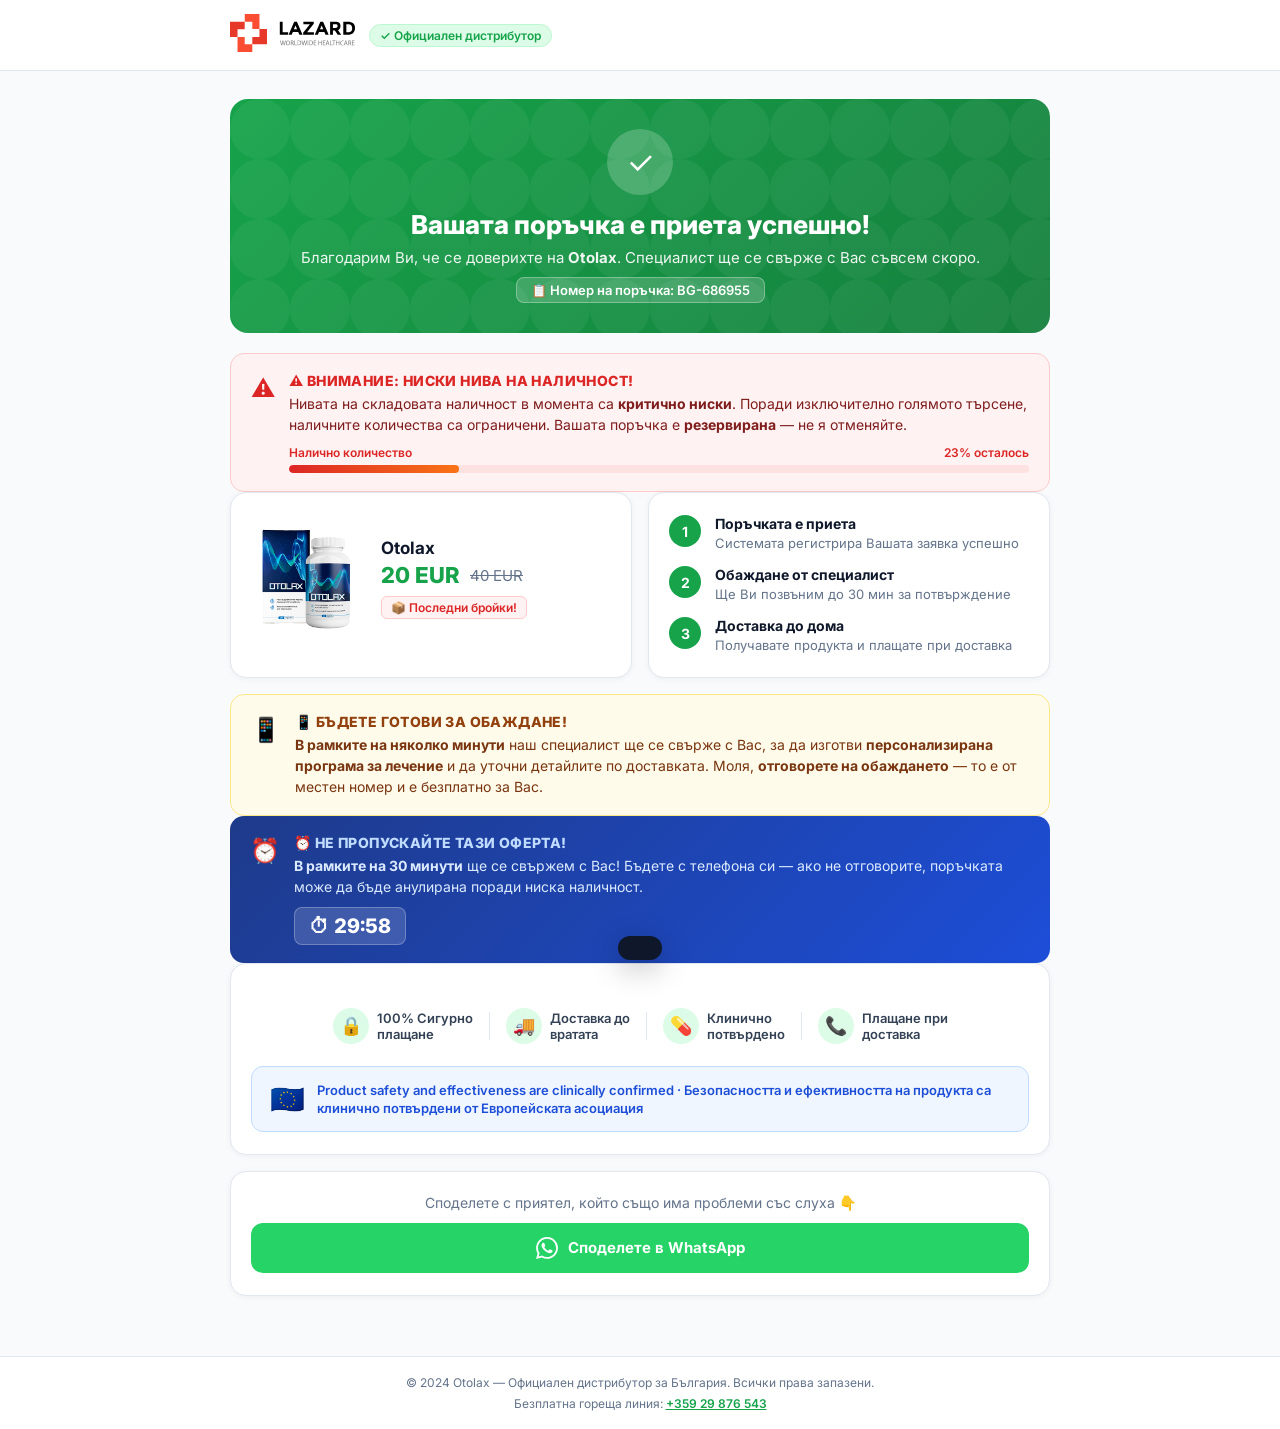
<file: thanks/index.html>
<!DOCTYPE html>
<html lang="bg">
<head>
  <meta charset="UTF-8">
  <meta name="viewport" content="width=device-width, initial-scale=1.0">
  <meta name="robots" content="noindex, nofollow">
  <title>Благодарим ви за поръчката! | Otolax България</title>
  <link rel="shortcut icon" href="favicon.ico">
  <link rel="preconnect" href="https://fonts.googleapis.com">
  <link rel="preconnect" href="https://fonts.gstatic.com" crossorigin>
  <link href="https://fonts.googleapis.com/css2?family=Inter:wght@400;500;600;700;800;900&display=swap" rel="stylesheet">
  <style>
    *, *::before, *::after { box-sizing: border-box; margin: 0; padding: 0; }

    :root {
      --green:   #16a34a;
      --green-light: #dcfce7;
      --green-dark:  #15803d;
      --orange:  #f97316;
      --red:     #dc2626;
      --blue:    #1d4ed8;
      --dark:    #0f172a;
      --mid:     #334155;
      --muted:   #64748b;
      --border:  #e2e8f0;
      --bg:      #f8fafc;
      --white:   #ffffff;
    }

    html, body { height: 100%; }

    body {
      font-family: 'Inter', sans-serif;
      background: var(--bg);
      color: var(--dark);
      min-height: 100vh;
    }

    /* ─── HEADER ─── */
    .header {
      background: var(--white);
      border-bottom: 1px solid var(--border);
      padding: 14px 0;
    }
    .header .wrap {
      max-width: 860px;
      margin: 0 auto;
      padding: 0 20px;
      display: flex;
      align-items: center;
      gap: 14px;
    }
    .header .logo img { height: 38px; }
    .header .badge-official {
      font-size: 12px;
      font-weight: 600;
      color: var(--green);
      background: var(--green-light);
      padding: 3px 10px;
      border-radius: 20px;
      border: 1px solid #bbf7d0;
    }

    /* ─── MAIN WRAP ─── */
    .page-wrap {
      max-width: 860px;
      margin: 0 auto;
      padding: 28px 20px 60px;
    }

    /* ─── SUCCESS BANNER ─── */
    .success-banner {
      background: linear-gradient(135deg, #16a34a 0%, #15803d 100%);
      border-radius: 18px;
      padding: 30px 28px;
      color: var(--white);
      text-align: center;
      margin-bottom: 20px;
      position: relative;
      overflow: hidden;
    }
    .success-banner::before {
      content: '';
      position: absolute;
      inset: 0;
      background: url("data:image/svg+xml,%3Csvg width='60' height='60' viewBox='0 0 60 60' xmlns='http://www.w3.org/2000/svg'%3E%3Cg fill='none' fill-rule='evenodd'%3E%3Cg fill='%23ffffff' fill-opacity='0.05'%3E%3Ccircle cx='30' cy='30' r='30'/%3E%3C/g%3E%3C/g%3E%3C/svg%3E") repeat;
    }
    .success-banner .checkmark {
      width: 66px; height: 66px;
      background: rgba(255,255,255,0.2);
      border-radius: 50%;
      display: flex; align-items: center; justify-content: center;
      margin: 0 auto 14px;
      font-size: 32px;
      position: relative;
    }
    .success-banner h1 {
      font-size: clamp(20px, 5vw, 26px);
      font-weight: 800;
      margin-bottom: 8px;
      position: relative;
    }
    .success-banner p {
      font-size: 15px;
      opacity: 0.92;
      position: relative;
    }
    .order-id-tag {
      display: inline-block;
      background: rgba(255,255,255,0.18);
      border: 1px solid rgba(255,255,255,0.3);
      border-radius: 8px;
      padding: 4px 14px;
      font-size: 13px;
      font-weight: 600;
      margin-top: 10px;
      position: relative;
    }

    /* ─── GRID ─── */
    .grid {
      display: grid;
      grid-template-columns: 1fr 1fr;
      gap: 16px;
      margin-bottom: 16px;
    }
    @media (max-width: 600px) {
      .grid { grid-template-columns: 1fr; }
    }

    /* ─── CARDS ─── */
    .card {
      background: var(--white);
      border-radius: 16px;
      border: 1px solid var(--border);
      padding: 22px 20px;
      box-shadow: 0 1px 6px rgba(0,0,0,0.05);
    }
    .card-full { grid-column: 1 / -1; }

    /* ─── PRODUCT CARD ─── */
    .product-card {
      display: flex;
      align-items: center;
      gap: 20px;
    }
    .product-card img {
      width: 110px;
      flex-shrink: 0;
      object-fit: contain;
    }
    .product-card .info h3 {
      font-size: 17px;
      font-weight: 700;
      margin-bottom: 4px;
    }
    .product-card .info .price-row {
      display: flex; align-items: center; gap: 10px; margin-bottom: 8px;
    }
    .product-card .price-new {
      font-size: 22px; font-weight: 800; color: var(--green);
    }
    .product-card .price-old {
      font-size: 15px; color: var(--muted); text-decoration: line-through;
    }
    .product-card .badge-stock {
      display: inline-flex; align-items: center; gap: 5px;
      font-size: 12px; font-weight: 600;
      background: #fef2f2; color: var(--red);
      border: 1px solid #fecaca;
      border-radius: 6px; padding: 3px 9px;
    }
    @media (max-width: 420px) {
      .product-card { flex-direction: column; text-align: center; }
      .product-card img { width: 130px; }
    }

    /* ─── TRIGGER CARDS ─── */
    .trigger { border-radius: 14px; padding: 18px 20px; display: flex; gap: 14px; align-items: flex-start; }

    .trigger-1 {
      background: #fef2f2;
      border: 1px solid #fecaca;
    }
    .trigger-1 .t-icon { color: var(--red); font-size: 24px; flex-shrink: 0; margin-top: 2px; }
    .trigger-1 .t-title { font-size: 14px; font-weight: 800; color: var(--red); text-transform: uppercase; letter-spacing: .4px; margin-bottom: 4px; }
    .trigger-1 .t-text { font-size: 14px; color: #7f1d1d; line-height: 1.5; }

    .trigger-2 {
      background: #fffbeb;
      border: 1px solid #fde68a;
    }
    .trigger-2 .t-icon { color: var(--orange); font-size: 24px; flex-shrink: 0; margin-top: 2px; }
    .trigger-2 .t-title { font-size: 14px; font-weight: 800; color: #92400e; text-transform: uppercase; letter-spacing: .4px; margin-bottom: 4px; }
    .trigger-2 .t-text { font-size: 14px; color: #78350f; line-height: 1.5; }

    .trigger-3 {
      background: linear-gradient(135deg, #1e3a8a 0%, #1d4ed8 100%);
      border: none;
      color: white;
    }
    .trigger-3 .t-icon { color: #93c5fd; font-size: 24px; flex-shrink: 0; margin-top: 2px; }
    .trigger-3 .t-title { font-size: 14px; font-weight: 800; color: #bfdbfe; text-transform: uppercase; letter-spacing: .4px; margin-bottom: 4px; }
    .trigger-3 .t-text { font-size: 14px; color: #dbeafe; line-height: 1.5; }
    .trigger-3 .countdown {
      display: inline-flex; align-items: center; gap: 6px;
      background: rgba(255,255,255,0.15);
      border: 1px solid rgba(255,255,255,0.25);
      border-radius: 8px;
      padding: 6px 14px;
      font-size: 20px; font-weight: 800;
      color: white;
      margin-top: 10px;
      font-variant-numeric: tabular-nums;
    }

    /* ─── SEALS ROW ─── */
    .seals {
      display: flex;
      align-items: center;
      justify-content: center;
      flex-wrap: wrap;
      gap: 16px;
      padding: 22px 20px;
    }
    .seal {
      display: flex; align-items: center; gap: 8px;
      font-size: 13px; font-weight: 600; color: var(--mid);
    }
    .seal .seal-icon {
      width: 36px; height: 36px;
      background: var(--green-light);
      border-radius: 50%;
      display: flex; align-items: center; justify-content: center;
      font-size: 18px;
    }
    .seal-divider {
      width: 1px; height: 28px; background: var(--border);
    }
    @media (max-width: 480px) {
      .seal-divider { display: none; }
    }

    /* ─── EU CONFIRMED ─── */
    .eu-confirmed {
      display: flex; align-items: center; gap: 12px;
      background: #eff6ff;
      border: 1px solid #bfdbfe;
      border-radius: 12px;
      padding: 14px 18px;
      margin-top: 0;
    }
    .eu-flag {
      font-size: 28px; flex-shrink: 0;
    }
    .eu-confirmed p {
      font-size: 13px; font-weight: 600; color: var(--blue); line-height: 1.4;
    }

    /* ─── STEPS ─── */
    .steps { display: flex; flex-direction: column; gap: 14px; }
    .step { display: flex; align-items: flex-start; gap: 14px; }
    .step-num {
      width: 32px; height: 32px; border-radius: 50%;
      background: var(--green); color: white;
      font-size: 14px; font-weight: 700;
      display: flex; align-items: center; justify-content: center;
      flex-shrink: 0;
    }
    .step-info h4 { font-size: 14px; font-weight: 700; margin-bottom: 2px; }
    .step-info p  { font-size: 13px; color: var(--muted); line-height: 1.4; }

    /* ─── WHATSAPP ─── */
    .wa-btn {
      display: flex; align-items: center; justify-content: center; gap: 10px;
      background: #25d366;
      color: white;
      border: none; border-radius: 12px;
      padding: 14px 20px;
      font-size: 15px; font-weight: 700;
      cursor: pointer;
      width: 100%;
      text-decoration: none;
      transition: background .2s, transform .1s;
    }
    .wa-btn:hover { background: #1da851; transform: translateY(-1px); }
    .wa-btn svg { width: 22px; height: 22px; fill: white; }

    /* ─── PULSE ANIM ─── */
    @keyframes pulse-ring {
      0%   { transform: scale(1);   opacity: .8; }
      50%  { transform: scale(1.06); opacity: 1;  }
      100% { transform: scale(1);   opacity: .8; }
    }
    .pulse { animation: pulse-ring 2s ease-in-out infinite; }

    /* ─── STOCK BAR ─── */
    .stock-bar-wrap { margin-top: 10px; }
    .stock-label { font-size: 12px; font-weight: 600; color: var(--red); margin-bottom: 5px; display: flex; justify-content: space-between; }
    .stock-bar { height: 8px; background: #fee2e2; border-radius: 99px; overflow: hidden; }
    .stock-fill { height: 100%; width: 23%; background: linear-gradient(90deg, #dc2626, #f97316); border-radius: 99px; }

    /* ─── FOOTER ─── */
    footer {
      background: var(--white);
      border-top: 1px solid var(--border);
      padding: 18px 20px;
      text-align: center;
      font-size: 12px;
      color: var(--muted);
    }

    /* ─── SLIDE-IN ─── */
    .slide-in {
      opacity: 0;
      transform: translateY(18px);
      transition: opacity .5s ease, transform .5s ease;
    }
    .slide-in.visible {
      opacity: 1;
      transform: translateY(0);
    }

    /* ─── NOTIFICATION TOAST ─── */
    .toast {
      position: fixed;
      bottom: 20px; left: 50%;
      transform: translateX(-50%) translateY(80px);
      background: var(--dark);
      color: white;
      padding: 12px 22px;
      border-radius: 12px;
      font-size: 14px; font-weight: 600;
      box-shadow: 0 8px 30px rgba(0,0,0,0.25);
      z-index: 9999;
      transition: transform .4s cubic-bezier(.34,1.56,.64,1);
      white-space: nowrap;
    }
    .toast.show { transform: translateX(-50%) translateY(0); }
  </style>
</head>
<body>

  <!-- HEADER -->
  <header class="header">
    <div class="wrap">
      <div class="logo">
        <img src="assets/images/logo/logo.svg" alt="Otolax лого">
      </div>
      <span class="badge-official">✓ Официален дистрибутор</span>
    </div>
  </header>

  <!-- PAGE -->
  <div class="page-wrap">

    <!-- 1. SUCCESS BANNER -->
    <div class="success-banner slide-in">
      <div class="checkmark">✓</div>
      <h1>Вашата поръчка е приета успешно!</h1>
      <p>Благодарим Ви, че се доверихте на <strong>Otolax</strong>. Специалист ще се свърже с Вас съвсем скоро.</p>
      <div class="order-id-tag">📋 Номер на поръчка: <span id="orderId"></span></div>
    </div>

    <!-- 2. TRIGGER 1 – STOCK -->
    <div class="trigger trigger-1 slide-in" style="transition-delay:.1s">
      <div class="t-icon">⚠️</div>
      <div>
        <div class="t-title">⚠️ ВНИМАНИЕ: Ниски нива на наличност!</div>
        <div class="t-text">
          Нивата на складовата наличност в момента са <strong>критично ниски</strong>.
          Поради изключително голямото търсене, наличните количества са ограничени.
          Вашата поръчка е <strong>резервирана</strong> — не я отменяйте.
        </div>
        <div class="stock-bar-wrap">
          <div class="stock-label"><span>Налично количество</span><span>23% осталось</span></div>
          <div class="stock-bar"><div class="stock-fill"></div></div>
        </div>
      </div>
    </div>

    <!-- 3. PRODUCT + INFO GRID -->
    <div class="grid">

      <!-- Product card -->
      <div class="card slide-in" style="transition-delay:.15s">
        <div class="product-card">
          <img src="../assets/images/pack-2.png" alt="Otolax продукт">
          <div class="info">
            <h3>Otolax</h3>
            <div class="price-row">
              <span class="price-new">20 EUR</span>
              <span class="price-old">40 EUR</span>
            </div>
            <div class="badge-stock">📦 Последни бройки!</div>
          </div>
        </div>
      </div>

      <!-- Steps card -->
      <div class="card slide-in" style="transition-delay:.2s">
        <div class="steps">
          <div class="step">
            <div class="step-num">1</div>
            <div class="step-info">
              <h4>Поръчката е приета</h4>
              <p>Системата регистрира Вашата заявка успешно</p>
            </div>
          </div>
          <div class="step">
            <div class="step-num">2</div>
            <div class="step-info">
              <h4>Обаждане от специалист</h4>
              <p>Ще Ви позвъним до 30 мин за потвърждение</p>
            </div>
          </div>
          <div class="step">
            <div class="step-num">3</div>
            <div class="step-info">
              <h4>Доставка до дома</h4>
              <p>Получавате продукта и плащате при доставка</p>
            </div>
          </div>
        </div>
      </div>
    </div>

    <!-- 4. TRIGGER 2 – PHONE -->
    <div class="trigger trigger-2 slide-in" style="transition-delay:.25s">
      <div class="t-icon">📱</div>
      <div>
        <div class="t-title">📱 БЪДЕТЕ ГОТОВИ ЗА ОБАЖДАНЕ!</div>
        <div class="t-text">
          <strong>В рамките на няколко минути</strong> наш специалист ще се свърже с Вас,
          за да изготви <strong>персонализирана програма за лечение</strong> и да уточни детайлите по доставката.
          Моля, <strong>отговорете на обаждането</strong> — то е от местен номер и е безплатно за Вас.
        </div>
      </div>
    </div>

    <!-- 5. TRIGGER 3 – COUNTDOWN -->
    <div class="trigger trigger-3 slide-in pulse" style="transition-delay:.3s">
      <div class="t-icon">⏰</div>
      <div style="width:100%">
        <div class="t-title">⏰ НЕ ПРОПУСКАЙТЕ ТАЗИ ОФЕРТА!</div>
        <div class="t-text">
          <strong>В рамките на 30 минути</strong> ще се свържем с Вас! Бъдете с телефона си —
          ако не отговорите, поръчката може да бъде анулирана поради ниска наличност.
        </div>
        <div class="countdown" id="countdown">⏱ 30:00</div>
      </div>
    </div>

    <!-- 6. SEALS + EU -->
    <div class="card card-full slide-in" style="transition-delay:.35s; margin-bottom:16px;">
      <div class="seals">
        <div class="seal"><div class="seal-icon">🔒</div><span>100% Сигурно<br>плащане</span></div>
        <div class="seal-divider"></div>
        <div class="seal"><div class="seal-icon">🚚</div><span>Доставка до<br>вратата</span></div>
        <div class="seal-divider"></div>
        <div class="seal"><div class="seal-icon">💊</div><span>Клинично<br>потвърдено</span></div>
        <div class="seal-divider"></div>
        <div class="seal"><div class="seal-icon">📞</div><span>Плащане при<br>доставка</span></div>
      </div>
      <div class="eu-confirmed">
        <div class="eu-flag">🇪🇺</div>
        <p>Product safety and effectiveness are clinically confirmed · Безопасността и ефективността на продукта са клинично потвърдени от Европейската асоциация</p>
      </div>
    </div>

    <!-- 7. WHATSAPP SHARE -->
    <div class="card slide-in" style="transition-delay:.4s; margin-bottom:0;">
      <p style="font-size:14px; color:var(--muted); margin-bottom:12px; text-align:center;">
        Споделете с приятел, който също има проблеми със слуха 👇
      </p>
      <a id="waBtn" class="wa-btn" href="#" target="_blank" rel="noopener">
        <svg viewBox="0 0 24 24"><path d="M17.472 14.382c-.297-.149-1.758-.867-2.03-.967-.273-.099-.471-.148-.67.15-.197.297-.767.966-.94 1.164-.173.199-.347.223-.644.075-.297-.15-1.255-.463-2.39-1.475-.883-.788-1.48-1.761-1.653-2.059-.173-.297-.018-.458.13-.606.134-.133.298-.347.446-.52.149-.174.198-.298.298-.497.099-.198.05-.371-.025-.52-.075-.149-.669-1.612-.916-2.207-.242-.579-.487-.5-.669-.51-.173-.008-.371-.01-.57-.01-.198 0-.52.074-.792.372-.272.297-1.04 1.016-1.04 2.479 0 1.462 1.065 2.875 1.213 3.074.149.198 2.096 3.2 5.077 4.487.709.306 1.262.489 1.694.625.712.227 1.36.195 1.871.118.571-.085 1.758-.719 2.006-1.413.248-.694.248-1.289.173-1.413-.074-.124-.272-.198-.57-.347m-5.421 7.403h-.004a9.87 9.87 0 01-5.031-1.378l-.361-.214-3.741.982.998-3.648-.235-.374a9.86 9.86 0 01-1.51-5.26c.001-5.45 4.436-9.884 9.888-9.884 2.64 0 5.122 1.03 6.988 2.898a9.825 9.825 0 012.893 6.994c-.003 5.45-4.437 9.884-9.885 9.884m8.413-18.297A11.815 11.815 0 0012.05 0C5.495 0 .16 5.335.157 11.892c0 2.096.547 4.142 1.588 5.945L.057 24l6.305-1.654a11.882 11.882 0 005.683 1.448h.005c6.554 0 11.89-5.335 11.893-11.893a11.821 11.821 0 00-3.48-8.413z"/></svg>
        Споделете в WhatsApp
      </a>
    </div>

  </div><!-- /page-wrap -->

  <!-- FOOTER -->
  <footer>
    <p>© 2024 Otolax — Официален дистрибутор за България. Всички права запазени.</p>
    <p style="margin-top:6px;">Безплатна гореща линия: <a href="tel:+35929876543" style="color:var(--green);font-weight:600;">+359 29 876 543</a></p>
  </footer>

  <!-- TOAST -->
  <div class="toast" id="toast"></div>

  <script>
    // ─── Order ID ───
    var orderId = 'BG-' + Math.floor(100000 + Math.random() * 900000);
    document.getElementById('orderId').textContent = orderId;

    // ─── Slide-in observer ───
    var items = document.querySelectorAll('.slide-in');
    if ('IntersectionObserver' in window) {
      var io = new IntersectionObserver(function(entries) {
        entries.forEach(function(e) {
          if (e.isIntersecting) { e.target.classList.add('visible'); io.unobserve(e.target); }
        });
      }, { threshold: 0.1 });
      items.forEach(function(el) { io.observe(el); });
    } else {
      items.forEach(function(el) { el.classList.add('visible'); });
    }

    // ─── Countdown 30 min (persistent via sessionStorage) ───
    var TOTAL = 30 * 60;
    var key = 'otolax_cd';
    var end = sessionStorage.getItem(key);
    if (!end) {
      end = Date.now() + TOTAL * 1000;
      sessionStorage.setItem(key, end);
    }
    function updateCD() {
      var rem = Math.max(0, Math.floor((end - Date.now()) / 1000));
      var m = Math.floor(rem / 60), s = rem % 60;
      document.getElementById('countdown').textContent =
        '⏱ ' + (m < 10 ? '0' : '') + m + ':' + (s < 10 ? '0' : '') + s;
      if (rem > 0) setTimeout(updateCD, 1000);
    }
    updateCD();

    // ─── Toast notifications (simulated urgency) ───
    var toastEl = document.getElementById('toast');
    var toasts = [
      { delay: 8000,  msg: '👤 Иван от София също направи поръчка преди 2 мин.' },
      { delay: 18000, msg: '📦 Само 7 бройки оставащи на склад!' },
      { delay: 35000, msg: '👤 Мария от Пловдив: "Специалистът ми позвъни за 15 мин!"' },
      { delay: 55000, msg: '⚡ Поръчките се обработват — екипът е активен!' }
    ];
    toasts.forEach(function(t) {
      setTimeout(function() {
        toastEl.textContent = t.msg;
        toastEl.classList.add('show');
        setTimeout(function() { toastEl.classList.remove('show'); }, 4000);
      }, t.delay);
    });

    // ─── WhatsApp share button ───
    var waText = encodeURIComponent(
      'Открих Otolax — помага при проблеми със слуха! Поръчай и ти: https://otolax-bg.vercel.app/'
    );
    document.getElementById('waBtn').href = 'https://wa.me/?text=' + waText;
  </script>

</body>
</html>
</file>
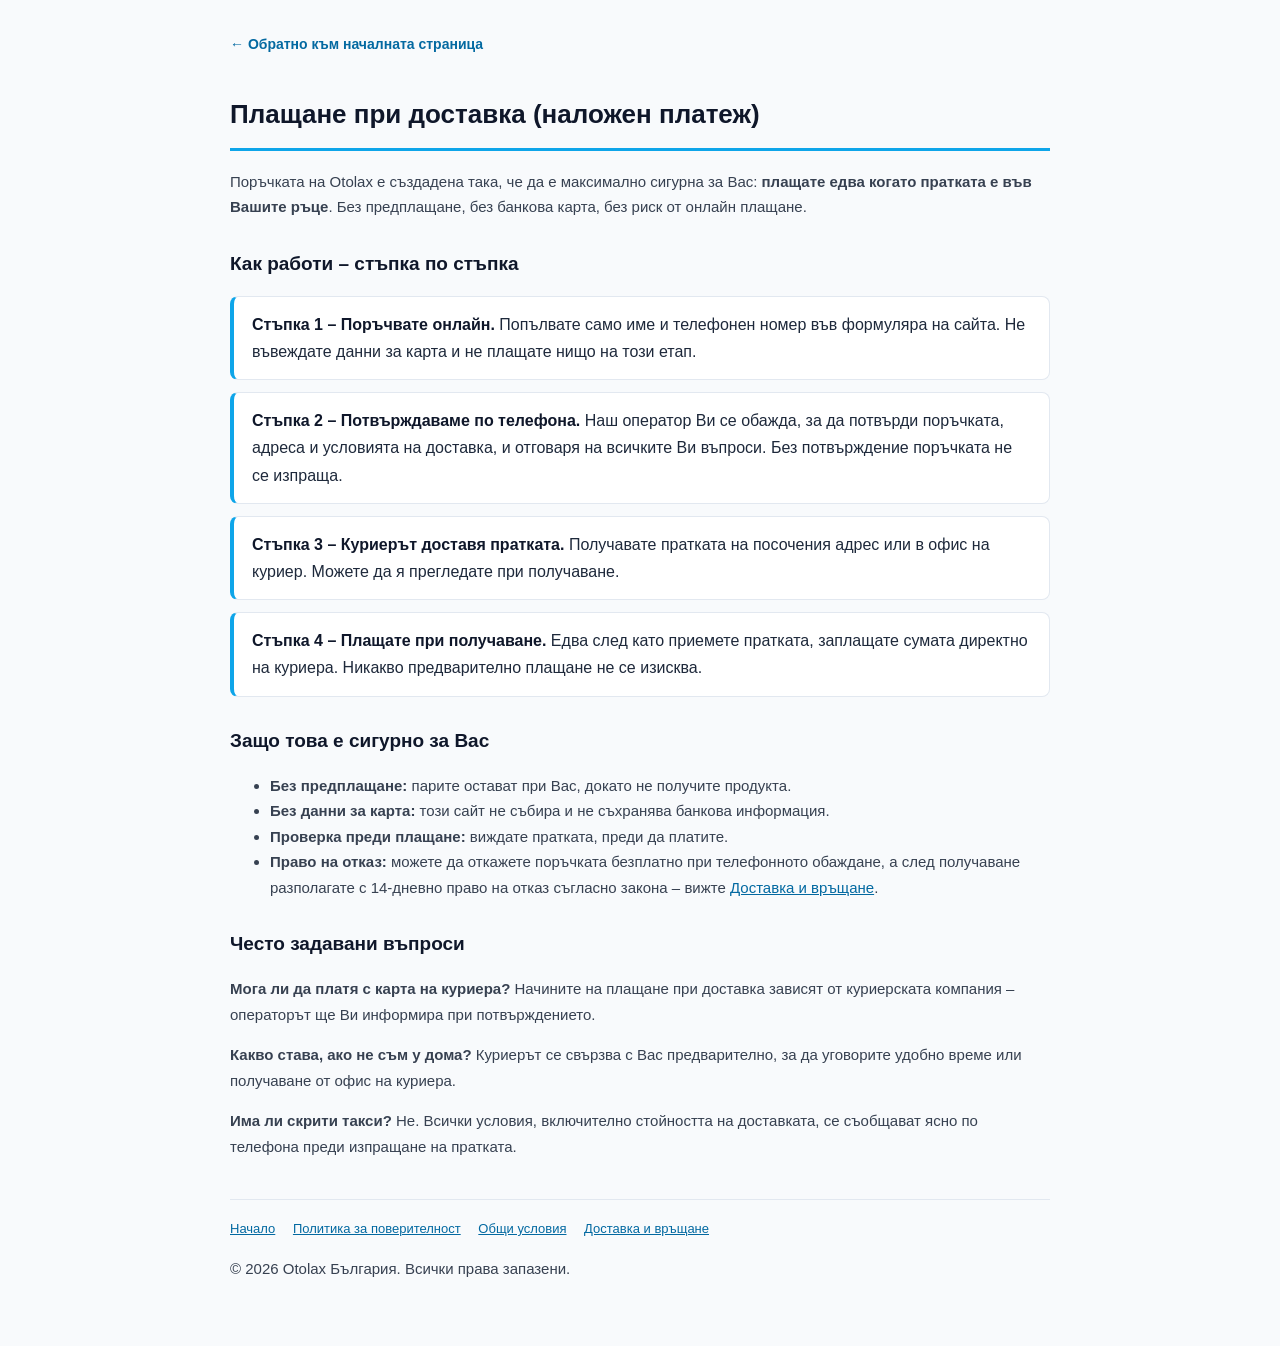
<file: cod.html>
<!DOCTYPE html>
<html lang="bg-BG">
<head>
<meta charset="utf-8">
<meta name="viewport" content="width=device-width, initial-scale=1.0">
<meta name="robots" content="noindex, follow">
<title>Плащане при доставка (наложен платеж) | Otolax България</title>
<style>
body{font-family:Arial,Helvetica,sans-serif;color:#1e293b;background:#f8fafc;margin:0;line-height:1.7}
.wrap{max-width:820px;margin:0 auto;padding:30px 20px 50px}
h1{font-size:26px;color:#0f172a;border-bottom:3px solid #0ea5e9;padding-bottom:12px}
h2{font-size:19px;color:#0f172a;margin-top:28px}
p,li{font-size:15px;color:#374151}
a{color:#0369a1}
.back{display:inline-block;margin-bottom:18px;font-size:14px;text-decoration:none;color:#0369a1;font-weight:bold}
.step{background:#fff;border:1px solid #e2e8f0;border-left:4px solid #0ea5e9;border-radius:8px;padding:14px 18px;margin-bottom:12px}
.step strong{color:#0f172a}
footer{border-top:1px solid #e2e8f0;margin-top:40px;padding-top:18px;font-size:13px;color:#64748b}
footer a{margin-right:14px}
</style>
</head>
<body>
<div class="wrap">
<a class="back" href="index.html">&larr; Обратно към началната страница</a>
<h1>Плащане при доставка (наложен платеж)</h1>
<p>Поръчката на Otolax е създадена така, че да е максимално сигурна за Вас: <strong>плащате едва когато пратката е във Вашите ръце</strong>. Без предплащане, без банкова карта, без риск от онлайн плащане.</p>

<h2>Как работи – стъпка по стъпка</h2>
<div class="step"><strong>Стъпка 1 – Поръчвате онлайн.</strong> Попълвате само име и телефонен номер във формуляра на сайта. Не въвеждате данни за карта и не плащате нищо на този етап.</div>
<div class="step"><strong>Стъпка 2 – Потвърждаваме по телефона.</strong> Наш оператор Ви се обажда, за да потвърди поръчката, адреса и условията на доставка, и отговаря на всичките Ви въпроси. Без потвърждение поръчката не се изпраща.</div>
<div class="step"><strong>Стъпка 3 – Куриерът доставя пратката.</strong> Получавате пратката на посочения адрес или в офис на куриер. Можете да я прегледате при получаване.</div>
<div class="step"><strong>Стъпка 4 – Плащате при получаване.</strong> Едва след като приемете пратката, заплащате сумата директно на куриера. Никакво предварително плащане не се изисква.</div>

<h2>Защо това е сигурно за Вас</h2>
<ul>
<li><strong>Без предплащане:</strong> парите остават при Вас, докато не получите продукта.</li>
<li><strong>Без данни за карта:</strong> този сайт не събира и не съхранява банкова информация.</li>
<li><strong>Проверка преди плащане:</strong> виждате пратката, преди да платите.</li>
<li><strong>Право на отказ:</strong> можете да откажете поръчката безплатно при телефонното обаждане, а след получаване разполагате с 14-дневно право на отказ съгласно закона – вижте <a href="shipping.html">Доставка и връщане</a>.</li>
</ul>

<h2>Често задавани въпроси</h2>
<p><strong>Мога ли да платя с карта на куриера?</strong> Начините на плащане при доставка зависят от куриерската компания – операторът ще Ви информира при потвърждението.</p>
<p><strong>Какво става, ако не съм у дома?</strong> Куриерът се свързва с Вас предварително, за да уговорите удобно време или получаване от офис на куриера.</p>
<p><strong>Има ли скрити такси?</strong> Не. Всички условия, включително стойността на доставката, се съобщават ясно по телефона преди изпращане на пратката.</p>

<footer>
<a href="index.html">Начало</a>
<a href="privacy.html">Политика за поверителност</a>
<a href="terms.html">Общи условия</a>
<a href="shipping.html">Доставка и връщане</a>
<p>&copy; 2026 Otolax България. Всички права запазени.</p>
</footer>
</div>
</body>
</html>
</file>
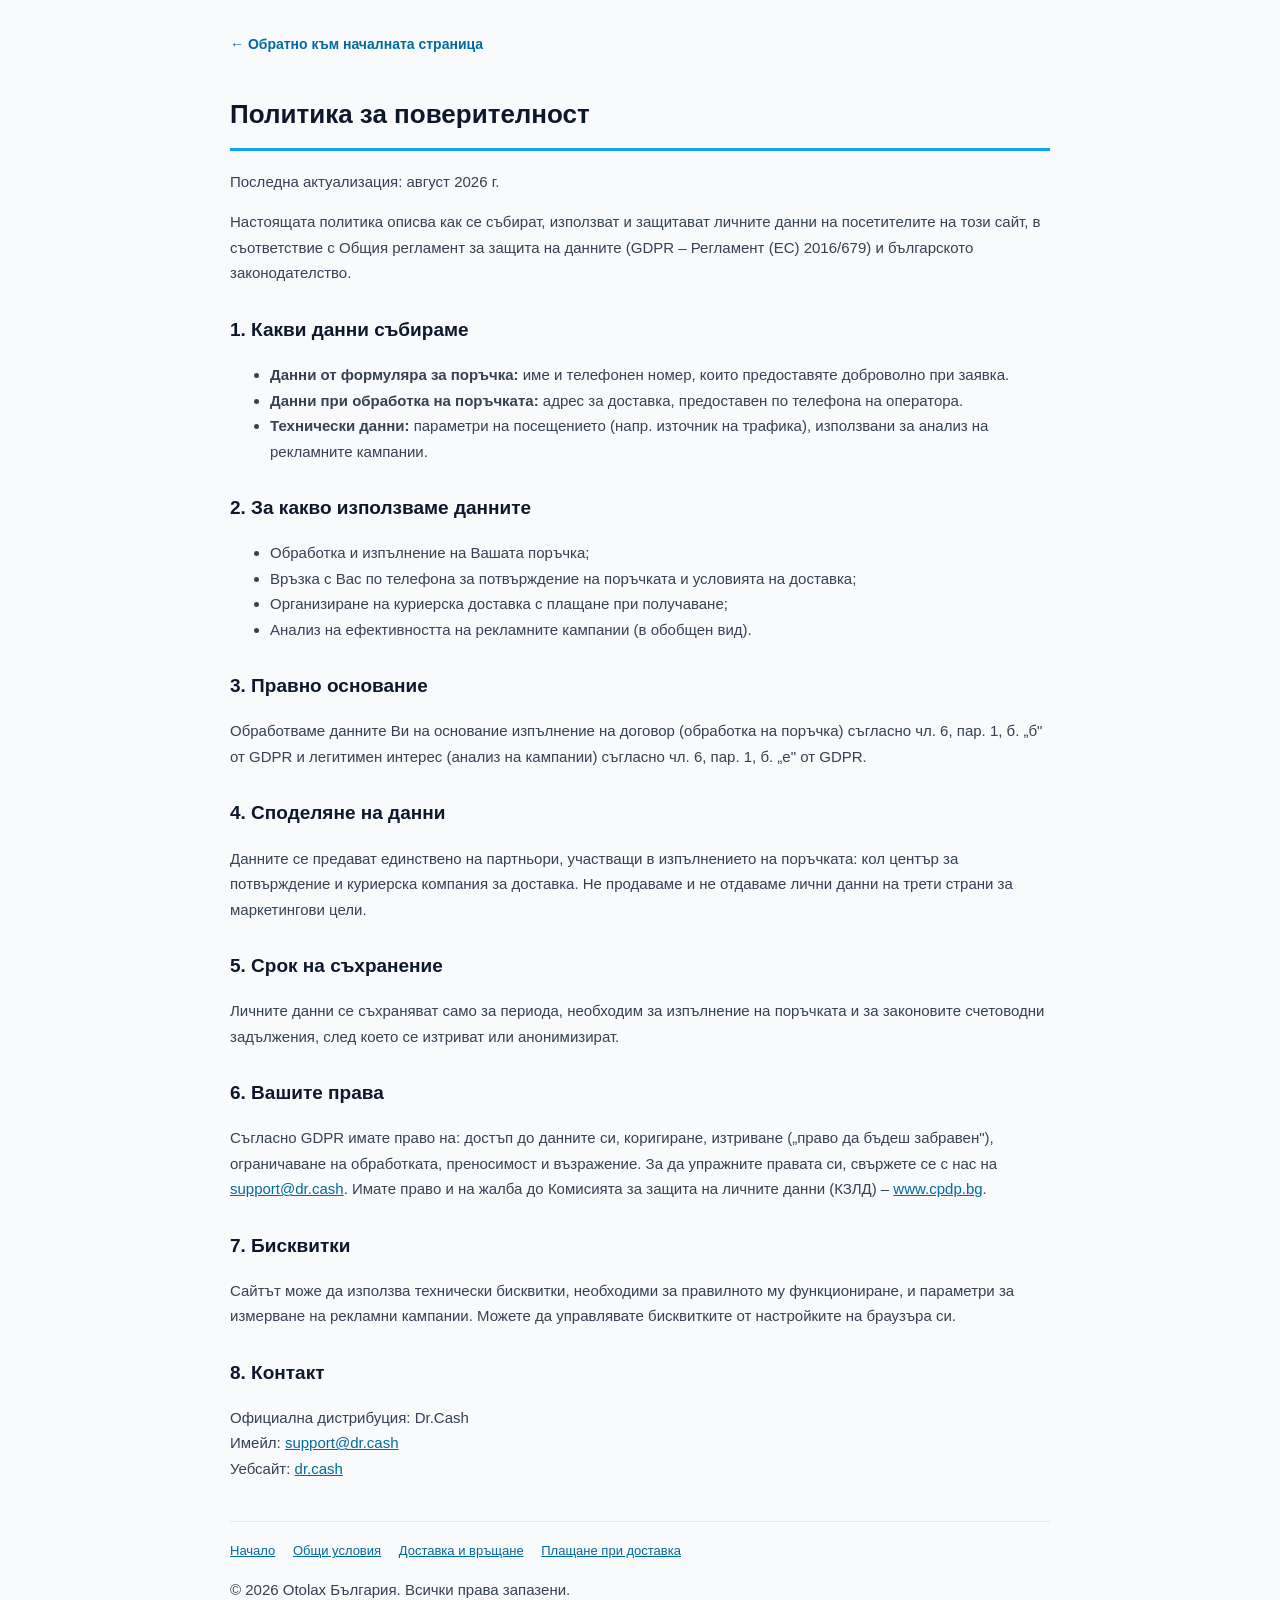
<file: privacy.html>
<!DOCTYPE html>
<html lang="bg-BG">
<head>
<meta charset="utf-8">
<meta name="viewport" content="width=device-width, initial-scale=1.0">
<meta name="robots" content="noindex, follow">
<title>Политика за поверителност | Otolax България</title>
<style>
body{font-family:Arial,Helvetica,sans-serif;color:#1e293b;background:#f8fafc;margin:0;line-height:1.7}
.wrap{max-width:820px;margin:0 auto;padding:30px 20px 50px}
h1{font-size:26px;color:#0f172a;border-bottom:3px solid #0ea5e9;padding-bottom:12px}
h2{font-size:19px;color:#0f172a;margin-top:28px}
p,li{font-size:15px;color:#374151}
a{color:#0369a1}
.back{display:inline-block;margin-bottom:18px;font-size:14px;text-decoration:none;color:#0369a1;font-weight:bold}
footer{border-top:1px solid #e2e8f0;margin-top:40px;padding-top:18px;font-size:13px;color:#64748b}
footer a{margin-right:14px}
</style>
</head>
<body>
<div class="wrap">
<a class="back" href="index.html">&larr; Обратно към началната страница</a>
<h1>Политика за поверителност</h1>
<p>Последна актуализация: август 2026 г.</p>
<p>Настоящата политика описва как се събират, използват и защитават личните данни на посетителите на този сайт, в съответствие с Общия регламент за защита на данните (GDPR – Регламент (ЕС) 2016/679) и българското законодателство.</p>

<h2>1. Какви данни събираме</h2>
<ul>
<li><strong>Данни от формуляра за поръчка:</strong> име и телефонен номер, които предоставяте доброволно при заявка.</li>
<li><strong>Данни при обработка на поръчката:</strong> адрес за доставка, предоставен по телефона на оператора.</li>
<li><strong>Технически данни:</strong> параметри на посещението (напр. източник на трафика), използвани за анализ на рекламните кампании.</li>
</ul>

<h2>2. За какво използваме данните</h2>
<ul>
<li>Обработка и изпълнение на Вашата поръчка;</li>
<li>Връзка с Вас по телефона за потвърждение на поръчката и условията на доставка;</li>
<li>Организиране на куриерска доставка с плащане при получаване;</li>
<li>Анализ на ефективността на рекламните кампании (в обобщен вид).</li>
</ul>

<h2>3. Правно основание</h2>
<p>Обработваме данните Ви на основание изпълнение на договор (обработка на поръчка) съгласно чл. 6, пар. 1, б. „б" от GDPR и легитимен интерес (анализ на кампании) съгласно чл. 6, пар. 1, б. „е" от GDPR.</p>

<h2>4. Споделяне на данни</h2>
<p>Данните се предават единствено на партньори, участващи в изпълнението на поръчката: кол център за потвърждение и куриерска компания за доставка. Не продаваме и не отдаваме лични данни на трети страни за маркетингови цели.</p>

<h2>5. Срок на съхранение</h2>
<p>Личните данни се съхраняват само за периода, необходим за изпълнение на поръчката и за законовите счетоводни задължения, след което се изтриват или анонимизират.</p>

<h2>6. Вашите права</h2>
<p>Съгласно GDPR имате право на: достъп до данните си, коригиране, изтриване („право да бъдеш забравен"), ограничаване на обработката, преносимост и възражение. За да упражните правата си, свържете се с нас на <a href="mailto:support@dr.cash">support@dr.cash</a>. Имате право и на жалба до Комисията за защита на личните данни (КЗЛД) – <a href="https://www.cpdp.bg" target="_blank" rel="noopener">www.cpdp.bg</a>.</p>

<h2>7. Бисквитки</h2>
<p>Сайтът може да използва технически бисквитки, необходими за правилното му функциониране, и параметри за измерване на рекламни кампании. Можете да управлявате бисквитките от настройките на браузъра си.</p>

<h2>8. Контакт</h2>
<p>Официална дистрибуция: Dr.Cash<br>Имейл: <a href="mailto:support@dr.cash">support@dr.cash</a><br>Уебсайт: <a href="https://dr.cash" target="_blank" rel="noopener">dr.cash</a></p>

<footer>
<a href="index.html">Начало</a>
<a href="terms.html">Общи условия</a>
<a href="shipping.html">Доставка и връщане</a>
<a href="cod.html">Плащане при доставка</a>
<p>&copy; 2026 Otolax България. Всички права запазени.</p>
</footer>
</div>
</body>
</html>
</file>
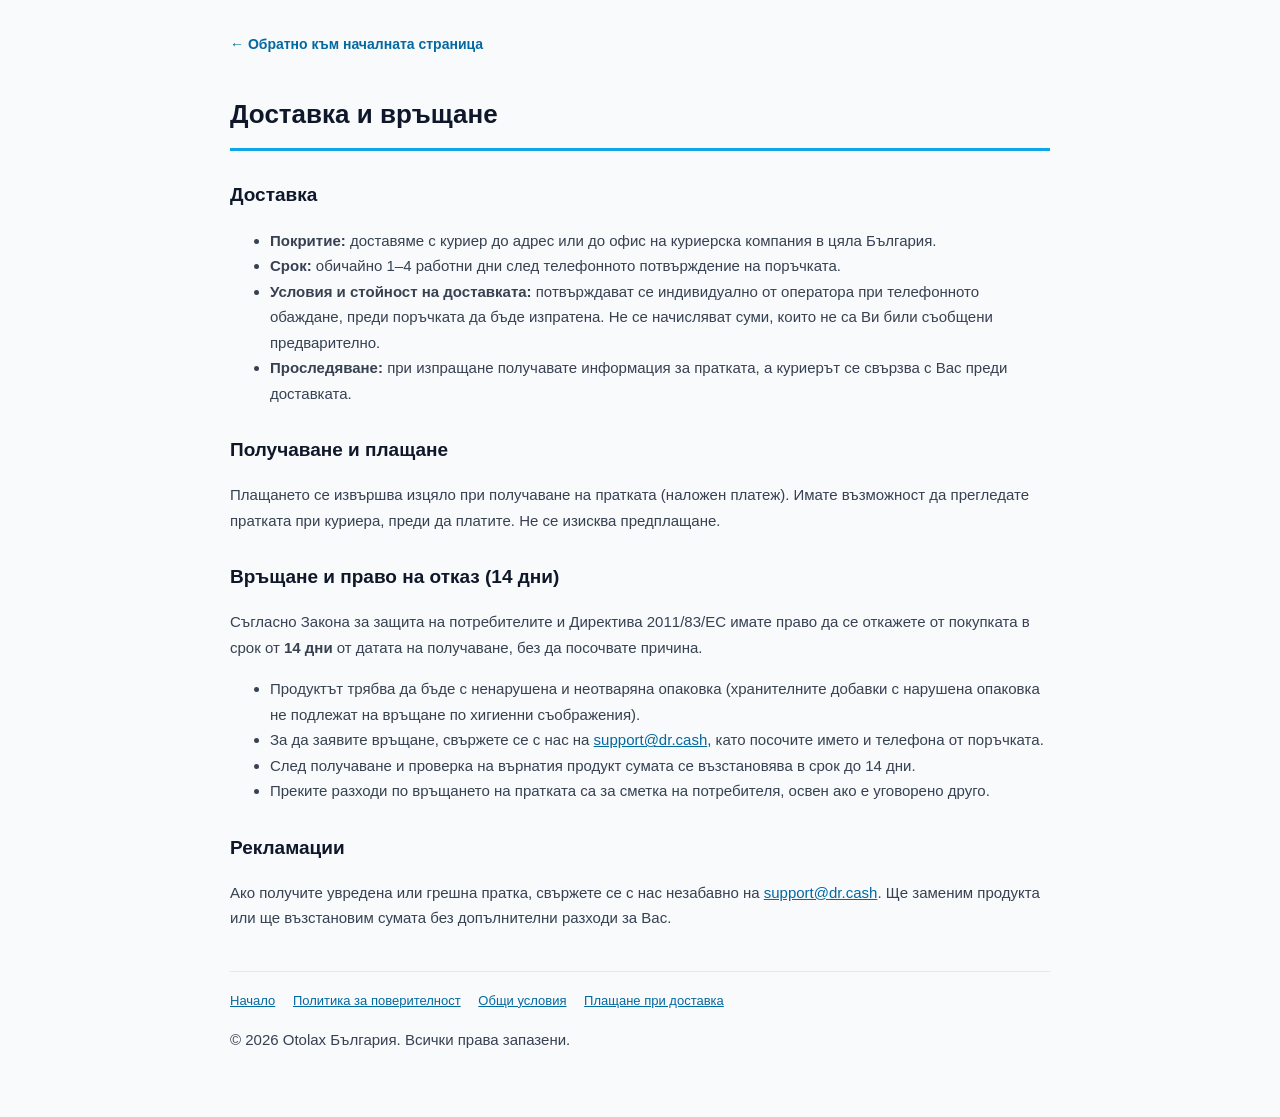
<file: shipping.html>
<!DOCTYPE html>
<html lang="bg-BG">
<head>
<meta charset="utf-8">
<meta name="viewport" content="width=device-width, initial-scale=1.0">
<meta name="robots" content="noindex, follow">
<title>Доставка и връщане | Otolax България</title>
<style>
body{font-family:Arial,Helvetica,sans-serif;color:#1e293b;background:#f8fafc;margin:0;line-height:1.7}
.wrap{max-width:820px;margin:0 auto;padding:30px 20px 50px}
h1{font-size:26px;color:#0f172a;border-bottom:3px solid #0ea5e9;padding-bottom:12px}
h2{font-size:19px;color:#0f172a;margin-top:28px}
p,li{font-size:15px;color:#374151}
a{color:#0369a1}
.back{display:inline-block;margin-bottom:18px;font-size:14px;text-decoration:none;color:#0369a1;font-weight:bold}
footer{border-top:1px solid #e2e8f0;margin-top:40px;padding-top:18px;font-size:13px;color:#64748b}
footer a{margin-right:14px}
</style>
</head>
<body>
<div class="wrap">
<a class="back" href="index.html">&larr; Обратно към началната страница</a>
<h1>Доставка и връщане</h1>

<h2>Доставка</h2>
<ul>
<li><strong>Покритие:</strong> доставяме с куриер до адрес или до офис на куриерска компания в цяла България.</li>
<li><strong>Срок:</strong> обичайно 1–4 работни дни след телефонното потвърждение на поръчката.</li>
<li><strong>Условия и стойност на доставката:</strong> потвърждават се индивидуално от оператора при телефонното обаждане, преди поръчката да бъде изпратена. Не се начисляват суми, които не са Ви били съобщени предварително.</li>
<li><strong>Проследяване:</strong> при изпращане получавате информация за пратката, а куриерът се свързва с Вас преди доставката.</li>
</ul>

<h2>Получаване и плащане</h2>
<p>Плащането се извършва изцяло при получаване на пратката (наложен платеж). Имате възможност да прегледате пратката при куриера, преди да платите. Не се изисква предплащане.</p>

<h2>Връщане и право на отказ (14 дни)</h2>
<p>Съгласно Закона за защита на потребителите и Директива 2011/83/ЕС имате право да се откажете от покупката в срок от <strong>14 дни</strong> от датата на получаване, без да посочвате причина.</p>
<ul>
<li>Продуктът трябва да бъде с ненарушена и неотваряна опаковка (хранителните добавки с нарушена опаковка не подлежат на връщане по хигиенни съображения).</li>
<li>За да заявите връщане, свържете се с нас на <a href="mailto:support@dr.cash">support@dr.cash</a>, като посочите името и телефона от поръчката.</li>
<li>След получаване и проверка на върнатия продукт сумата се възстановява в срок до 14 дни.</li>
<li>Преките разходи по връщането на пратката са за сметка на потребителя, освен ако е уговорено друго.</li>
</ul>

<h2>Рекламации</h2>
<p>Ако получите увредена или грешна пратка, свържете се с нас незабавно на <a href="mailto:support@dr.cash">support@dr.cash</a>. Ще заменим продукта или ще възстановим сумата без допълнителни разходи за Вас.</p>

<footer>
<a href="index.html">Начало</a>
<a href="privacy.html">Политика за поверителност</a>
<a href="terms.html">Общи условия</a>
<a href="cod.html">Плащане при доставка</a>
<p>&copy; 2026 Otolax България. Всички права запазени.</p>
</footer>
</div>
</body>
</html>
</file>
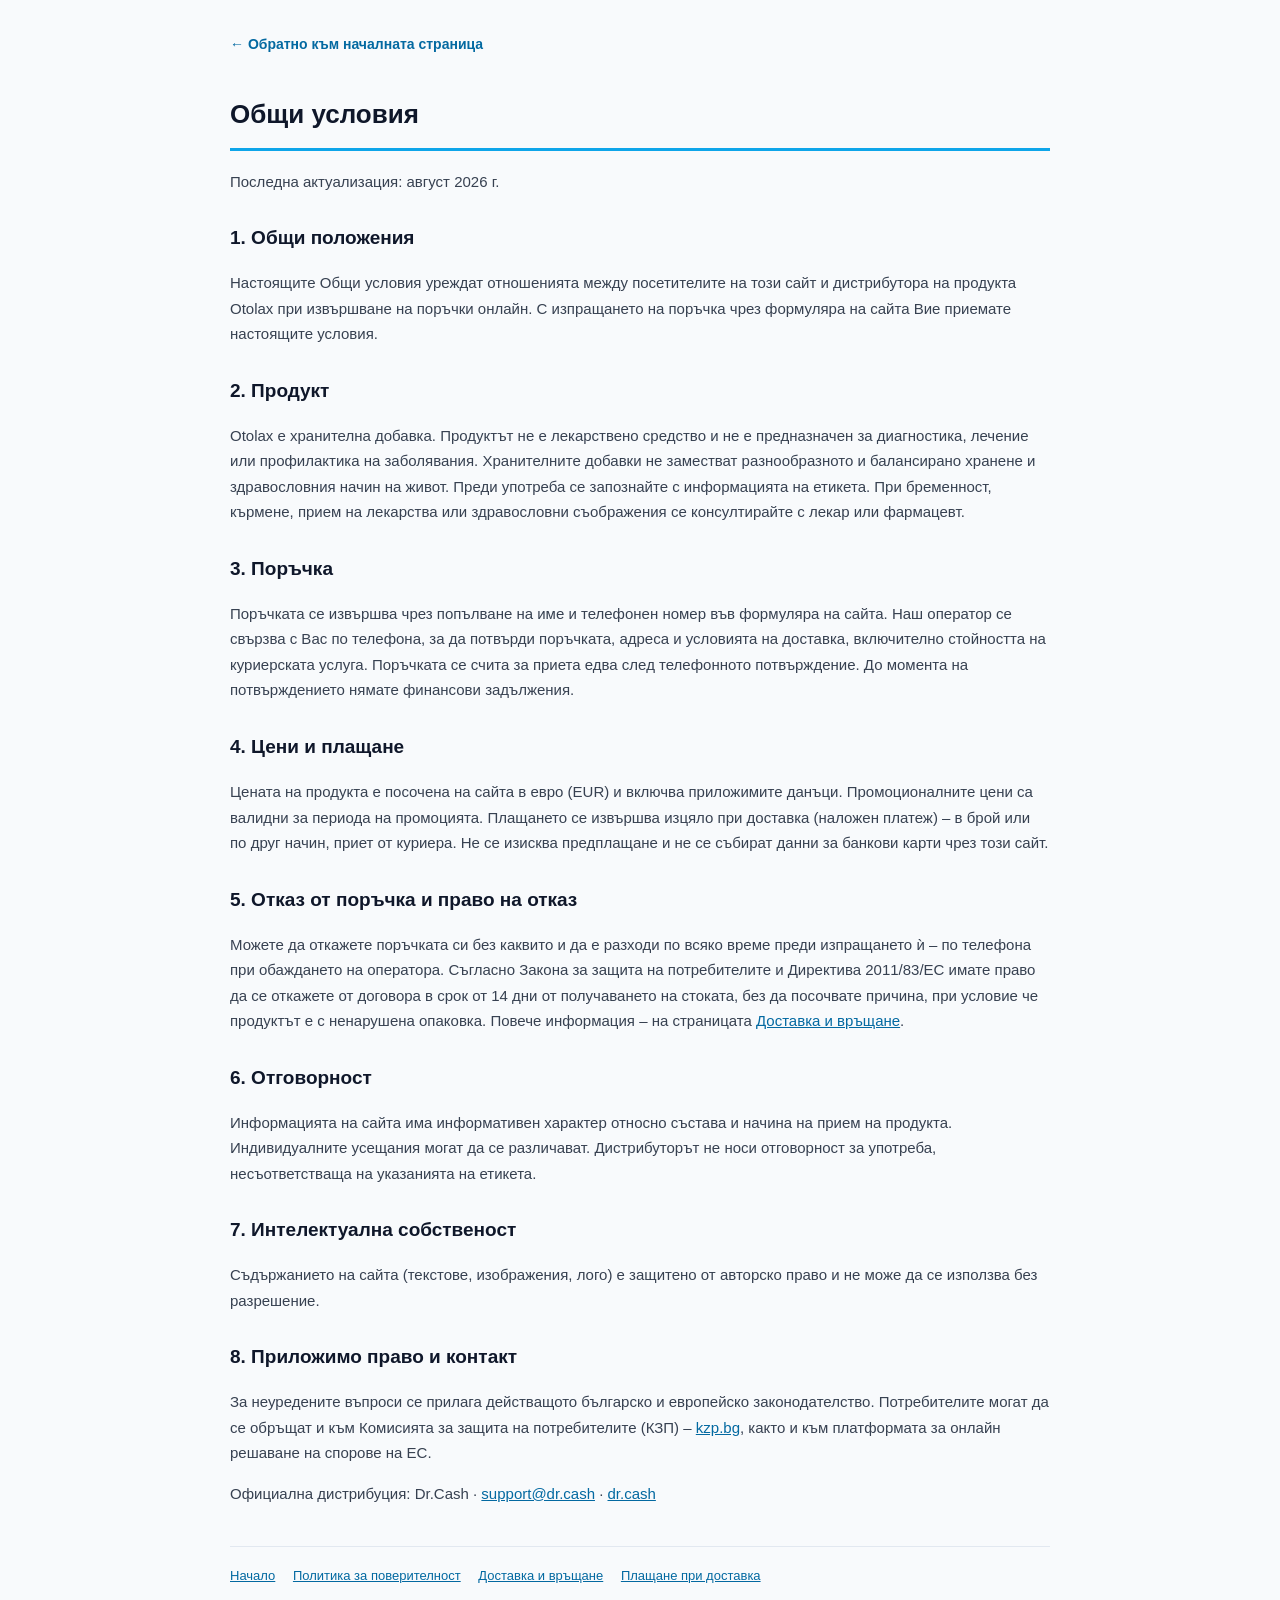
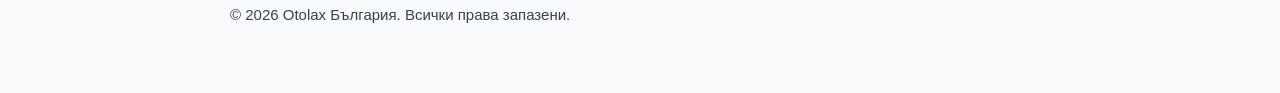
<file: terms.html>
<!DOCTYPE html>
<html lang="bg-BG">
<head>
<meta charset="utf-8">
<meta name="viewport" content="width=device-width, initial-scale=1.0">
<meta name="robots" content="noindex, follow">
<title>Общи условия | Otolax България</title>
<style>
body{font-family:Arial,Helvetica,sans-serif;color:#1e293b;background:#f8fafc;margin:0;line-height:1.7}
.wrap{max-width:820px;margin:0 auto;padding:30px 20px 50px}
h1{font-size:26px;color:#0f172a;border-bottom:3px solid #0ea5e9;padding-bottom:12px}
h2{font-size:19px;color:#0f172a;margin-top:28px}
p,li{font-size:15px;color:#374151}
a{color:#0369a1}
.back{display:inline-block;margin-bottom:18px;font-size:14px;text-decoration:none;color:#0369a1;font-weight:bold}
footer{border-top:1px solid #e2e8f0;margin-top:40px;padding-top:18px;font-size:13px;color:#64748b}
footer a{margin-right:14px}
</style>
</head>
<body>
<div class="wrap">
<a class="back" href="index.html">&larr; Обратно към началната страница</a>
<h1>Общи условия</h1>
<p>Последна актуализация: август 2026 г.</p>

<h2>1. Общи положения</h2>
<p>Настоящите Общи условия уреждат отношенията между посетителите на този сайт и дистрибутора на продукта Otolax при извършване на поръчки онлайн. С изпращането на поръчка чрез формуляра на сайта Вие приемате настоящите условия.</p>

<h2>2. Продукт</h2>
<p>Otolax е хранителна добавка. Продуктът не е лекарствено средство и не е предназначен за диагностика, лечение или профилактика на заболявания. Хранителните добавки не заместват разнообразното и балансирано хранене и здравословния начин на живот. Преди употреба се запознайте с информацията на етикета. При бременност, кърмене, прием на лекарства или здравословни съображения се консултирайте с лекар или фармацевт.</p>

<h2>3. Поръчка</h2>
<p>Поръчката се извършва чрез попълване на име и телефонен номер във формуляра на сайта. Наш оператор се свързва с Вас по телефона, за да потвърди поръчката, адреса и условията на доставка, включително стойността на куриерската услуга. Поръчката се счита за приета едва след телефонното потвърждение. До момента на потвърждението нямате финансови задължения.</p>

<h2>4. Цени и плащане</h2>
<p>Цената на продукта е посочена на сайта в евро (EUR) и включва приложимите данъци. Промоционалните цени са валидни за периода на промоцията. Плащането се извършва изцяло при доставка (наложен платеж) – в брой или по друг начин, приет от куриера. Не се изисква предплащане и не се събират данни за банкови карти чрез този сайт.</p>

<h2>5. Отказ от поръчка и право на отказ</h2>
<p>Можете да откажете поръчката си без каквито и да е разходи по всяко време преди изпращането ѝ – по телефона при обаждането на оператора. Съгласно Закона за защита на потребителите и Директива 2011/83/ЕС имате право да се откажете от договора в срок от 14 дни от получаването на стоката, без да посочвате причина, при условие че продуктът е с ненарушена опаковка. Повече информация – на страницата <a href="shipping.html">Доставка и връщане</a>.</p>

<h2>6. Отговорност</h2>
<p>Информацията на сайта има информативен характер относно състава и начина на прием на продукта. Индивидуалните усещания могат да се различават. Дистрибуторът не носи отговорност за употреба, несъответстваща на указанията на етикета.</p>

<h2>7. Интелектуална собственост</h2>
<p>Съдържанието на сайта (текстове, изображения, лого) е защитено от авторско право и не може да се използва без разрешение.</p>

<h2>8. Приложимо право и контакт</h2>
<p>За неуредените въпроси се прилага действащото българско и европейско законодателство. Потребителите могат да се обръщат и към Комисията за защита на потребителите (КЗП) – <a href="https://kzp.bg" target="_blank" rel="noopener">kzp.bg</a>, както и към платформата за онлайн решаване на спорове на ЕС.</p>
<p>Официална дистрибуция: Dr.Cash &middot; <a href="mailto:support@dr.cash">support@dr.cash</a> &middot; <a href="https://dr.cash" target="_blank" rel="noopener">dr.cash</a></p>

<footer>
<a href="index.html">Начало</a>
<a href="privacy.html">Политика за поверителност</a>
<a href="shipping.html">Доставка и връщане</a>
<a href="cod.html">Плащане при доставка</a>
<p>&copy; 2026 Otolax България. Всички права запазени.</p>
</footer>
</div>
</body>
</html>
</file>
<file: assets/css/style.min.css>
@charset "UTF-8";

a,
abbr,
acronym,
address,
applet,
article,
aside,
audio,
b,
big,
blockquote,
body,
canvas,
caption,
center,
cite,
code,
dd,
del,
details,
dfn,
div,
dl,
dt,
em,
embed,
fieldset,
figcaption,
figure,
footer,
form,
h1,
h2,
h3,
h4,
h5,
h6,
header,
hgroup,
html,
i,
iframe,
img,
ins,
kbd,
label,
legend,
li,
mark,
menu,
nav,
object,
ol,
output,
p,
pre,
q,
ruby,
s,
samp,
section,
small,
span,
strike,
strong,
sub,
summary,
sup,
table,
tbody,
td,
tfoot,
th,
thead,
time,
tr,
tt,
u,
ul,
var,
video {
  margin: 0;
  padding: 0;
  border: 0;
  font: inherit;
  vertical-align: baseline;
}

.slick-slide img,
article,
aside,
details,
figcaption,
figure,
footer,
header,
hgroup,
label,
menu,
nav,
section {
  display: block;
}

body {
  font-family: Arial, Helvetica, sans-serif;
  font-size: 16px;
  color: #444;
  font-weight: 300;
  line-height: 1.2;
  overflow: hidden;
  background-color: #fefdf9;
}

ol,
ul {
  list-style: none;
}

blockquote,
q {
  quotes: none;
}

blockquote:after,
blockquote:before,
q:after,
q:before {
  content: none;
}

table {
  border-collapse: collapse;
  border-spacing: 0;
}

br {
  line-height: 1;
  font-size: 0;
}

*,
:after,
:before {
  -webkit-box-sizing: border-box;
  box-sizing: border-box;
}

.slick-dots li button:focus,
.slick-dots li button:hover,
.slick-list:focus,
button,
button:focus,
input,
input:focus {
  outline: 0;
}

a {
  text-decoration: none;
}

button {
  border: 0;
  display: block;
  padding: 0;
  overflow: visible;
  font-family: inherit;
}

::-moz-focus-inner,
::-moz-focus-outer {
  border: 0;
  padding: 0;
}

:active,
:focus,
:hover,
:visited {
  outline: 0 !important;
}

::-ms-clear {
  display: none;
}

* {
  -webkit-tap-highlight-color: transparent;
}

#comebacker_main_div {
  display: none !important;
  height: 0 !important;
}

html {
  -ms-text-size-adjust: 100%;
  -moz-text-size-adjust: 100%;
  -webkit-text-size-adjust: 100%;
  overflow-x: hidden;
}

a:-moz-focusring {
  color: transparent;
  text-shadow: 0 0 0 #000;
}

a,
a:active,
a:focus,
a:hover,
a:visited {
  outline: 0 !important;
}

::-moz-focus-inner {
  border: 0;
  outline: 0;
}

select {
  outline: 0 !important;
  -webkit-appearance: none;
  -moz-appearance: none;
  appearance: none;
  background-image: url(../fonts/select-triangle.svg);
  background-repeat: no-repeat;
}

select,
select:hover {
  background-size: 10px 10px;
  background-position: right 10px center;
}

select:focus {
  outline: 0 !important;
  outline-color: transparent;
  outline-width: 0;
}

select::-ms-expand {
  display: none !important;
  background: 0 0 !important;
  position: fixed;
  border: 0 !important;
  outline: 0 !important;
}

button::-moz-focus-inner,
input[type='button']::-moz-focus-inner,
input[type='file'] > input[type='button']::-moz-focus-inner,
input[type='reset']::-moz-focus-inner,
input[type='submit']::-moz-focus-inner,
option::-moz-focus-inner,
select::-moz-focus-inner {
  border: 0;
}

:not(#fake) {
  outline: 0;
}

select:-moz-focusring {
  color: transparent;
  text-shadow: 0 0 0 #000;
}

img {
  display: block;
  max-width: 100%;
}

svg {
  overflow: hidden;
}

.container {
  width: 100%;
  padding: 0 15px;
}

.subtitle,
.title {
  line-height: 1.2;
  text-align: center;
}

.title {
  font-size: 23px;
  font-weight: 700;
  margin-bottom: 20px;
  color: #1c2156;
}

.subtitle {
  font-size: 17px;
  margin-bottom: 15px;
}

.text-bold,
b {
  font-weight: 700;
}

.text-nowrap {
  white-space: nowrap;
}

::-webkit-input-placeholder {
  color: #666;
  font-weight: 300;
  font-size: 18px;
}

::-moz-placeholder {
  color: #666;
  font-weight: 300;
  font-size: 18px;
}

:-ms-input-placeholder {
  color: #666;
  font-weight: 300;
  font-size: 18px;
}

:-moz-placeholder {
  color: #666;
  font-weight: 300;
  font-size: 18px;
}

::placeholder {
  color: #666;
  font-weight: 300;
  font-size: 18px;
}

.slick-slider {
  -webkit-box-sizing: border-box;
  box-sizing: border-box;
  -webkit-user-select: none;
  -moz-user-select: none;
  -ms-user-select: none;
  user-select: none;
  -webkit-touch-callout: none;
  -khtml-user-select: none;
  -ms-touch-action: pan-y;
  touch-action: pan-y;
  -webkit-tap-highlight-color: transparent;
}

.slick-list,
.slick-slider,
.slick-track {
  position: relative;
  display: block;
}

.slick-list {
  overflow: hidden;
  margin: 0;
  padding: 0;
}

.slick-list.dragging {
  cursor: pointer;
}

.slick-slider .slick-list,
.slick-slider .slick-track {
  -webkit-transform: translate3d(0, 0, 0);
  transform: translate3d(0, 0, 0);
}

.slick-track {
  top: 0;
  left: 0;
  margin-left: auto;
  margin-right: auto;
}

.slick-track:after,
.slick-track:before {
  display: table;
  content: '';
}

.slick-track:after {
  clear: both;
}

.slick-loading .slick-track {
  visibility: hidden;
}

.slick-slide {
  display: none;
  float: left;
  height: 100%;
  min-height: 1px;
}

[dir='rtl'] .slick-slide {
  float: right;
}

.slick-slide.slick-loading img {
  display: none;
}

.slick-slide.dragging img {
  pointer-events: none;
}

.slick-initialized .slick-slide {
  display: block;
}

.slick-loading .slick-slide {
  visibility: hidden;
}

.slick-vertical .slick-slide {
  display: block;
  height: auto;
  border: 1px solid transparent;
}

.slick-arrow.slick-hidden {
  display: none;
}

.slick-loading .slick-list {
  background: #fff;
}

.slick-next,
.slick-prev {
  font-size: 0;
  line-height: 0;
  position: absolute;
  top: 50%;
  display: block;
  width: 20px;
  height: 20px;
  padding: 0;
  -webkit-transform: translate(0, -50%);
  transform: translate(0, -50%);
  cursor: pointer;
  color: transparent;
  border: 0;
  outline: 0;
  background: 0 0;
}

.slick-next:focus,
.slick-next:hover,
.slick-prev:focus,
.slick-prev:hover {
  color: transparent;
  outline: 0;
  background: 0 0;
}

.slick-dots li button:focus:before,
.slick-dots li button:hover:before,
.slick-next:focus:before,
.slick-next:hover:before,
.slick-prev:focus:before,
.slick-prev:hover:before {
  opacity: 1;
}

.slick-next.slick-disabled:before,
.slick-prev.slick-disabled:before {
  opacity: 0.25;
}

.slick-next:before,
.slick-prev:before {
  font-size: 20px;
  line-height: 1;
  opacity: 0.75;
  color: #fff;
  -webkit-font-smoothing: antialiased;
  -moz-osx-font-smoothing: grayscale;
}

.slick-prev {
  left: -25px;
}

[dir='rtl'] .slick-prev {
  right: -25px;
  left: auto;
}

.slick-prev:before {
  content: '←';
}

.slick-next:before,
[dir='rtl'] .slick-prev:before {
  content: '→';
}

.slick-next {
  right: -25px;
}

[dir='rtl'] .slick-next {
  right: auto;
  left: -25px;
}

[dir='rtl'] .slick-next:before {
  content: '←';
}

.slick-dots,
.slick-dots li button:before {
  position: absolute;
  left: 0;
  text-align: center;
}

.slick-dots {
  bottom: -25px;
  display: block;
  width: 100%;
  padding: 0;
  margin: 0;
  list-style: none;
}

.slick-dots li {
  position: relative;
  display: inline-block;
  width: 20px;
  height: 20px;
  margin: 0 5px;
  padding: 0;
  cursor: pointer;
}

.slick-dots li button {
  font-size: 0;
  line-height: 0;
  display: block;
  width: 20px;
  height: 20px;
  padding: 5px;
  cursor: pointer;
  color: transparent;
  border: 0;
  outline: 0;
  background: 0 0;
}

.slick-dots li button:before {
  font-size: 6px;
  line-height: 20px;
  top: 0;
  width: 20px;
  height: 20px;
  content: '';
  opacity: 0.25;
  color: #000;
  -webkit-font-smoothing: antialiased;
  -moz-osx-font-smoothing: grayscale;
}

.slick-dots li.slick-active button:before {
  opacity: 0.75;
  color: #000;
}

.slick-slide {
  outline: 0;
}

.block {
  padding: 25px 0;
}

.timer__text {
  font-size: 16px;
  line-height: 18px;
  color: #444;
}

.timer__block {
  -webkit-box-pack: center;
  -ms-flex-pack: center;
  justify-content: center;
  -webkit-box-align: center;
  -ms-flex-align: center;
  align-items: center;
  font-size: 27px;
  font-weight: 700;
}

.hours,
.minutes,
.seconds,
.timer__block,
.timer__block div {
  display: -webkit-box;
  display: -ms-flexbox;
  display: flex;
}

.hours,
.minutes,
.seconds {
  width: 48px;
  height: 48px;
  -webkit-box-pack: center;
  -ms-flex-pack: center;
  justify-content: center;
  -webkit-box-align: center;
  -ms-flex-align: center;
  align-items: center;
  font-weight: 700;
  line-height: 1;
  z-index: 0;
  color: #fff;
  background: #74daa1;
  border-radius: 10px;
  font-size: 26px;
  position: relative;
}

.timer__dots {
  margin: 0 8px 1px 7px;
  color: #6d6d75;
  font-size: 18px;
}

input:-moz-submit-invalid {
  box-shadow: none;
}

input:-moz-ui-invalid {
  box-shadow: none;
}

.btn {
  background: -webkit-gradient(linear, left top, left bottom, from(#1c2156), to(#3b448a));
  background: linear-gradient(180deg, #1c2156 0, #3b448a 100%);
  -webkit-box-shadow: 0 15px 10px rgba(186, 192, 202, 0.5);
  box-shadow: 0 15px 10px rgba(186, 192, 202, 0.5);
  border-radius: 50px;
  font-weight: 700;
  font-size: 24px;
  line-height: 1;
  text-transform: capitalize;
  color: #fff;
  width: 100%;
  padding: 22px 10px;
  font-family: inherit;
  overflow: visible;
  cursor: pointer;
}

.btn:hover {
  background: -webkit-gradient(linear, left top, left bottom, from(#0a1053), to(#3845a8));
  background: linear-gradient(180deg, #0a1053 0, #3845a8 100%);
}

.bgr {
  background: #e7fbfb;
}

.form__input {
  background: #fff;
  border: 1px solid #c3d5e2;
  -webkit-box-shadow: 0 15px 10px rgba(186, 192, 202, 0.2);
  box-shadow: 0 15px 10px rgba(186, 192, 202, 0.2);
  border-radius: 50px;
  height: 65px;
  padding-right: 15px;
  width: 100%;
  padding-left: 23px;
  -webkit-transition: 0.3s;
  transition: 0.3s;
  color: #666;
  font-weight: 300;
  font-size: 18px;
}

.form__input:active,
.form__input:focus,
.form__input:hover {
  background-color: #fafafa;
}

.price {
  display: -webkit-box;
  display: -ms-flexbox;
  display: flex;
  -webkit-box-pack: center;
  -ms-flex-pack: center;
  justify-content: center;
  -webkit-box-align: start;
  -ms-flex-align: start;
  align-items: flex-start;
}

.price__old {
  margin-right: 25px;
  color: #1c2156;
  font-size: 30px;
  position: relative;
}

.price__old::before {
  content: '';
  position: absolute;
  left: 50%;
  top: 50%;
  -webkit-transform: translate(-50%, -50%) rotate(-20deg);
  transform: translate(-50%, -50%) rotate(-20deg);
  width: 120%;
  height: 2px;
  background: #f16183;
}

.price__new {
  font-size: 50px;
  color: #ebc579;
  font-weight: 700;
  line-height: 1;
}

.action__inner,
.action__inner::after {
  border-bottom: 1px solid rgba(52, 59, 127, 0.2);
}

.action__inner {
  position: relative;
  border-bottom: none;
}

.action__inner::after {
  content: '';
  position: absolute;
  right: 0;
  bottom: 0;
  width: 100%;
}

.action__inner-top_line::after {
  bottom: auto;
  top: 0;
}

.action__title {
  text-align: center;
  font-size: 18px;
  margin-bottom: 20px;
}

.action__prod {
  margin: 0 auto 20px;
  max-width: 150px;
}

.action__price {
  margin-bottom: 20px;
}

.action__form {
  max-width: 300px;
  width: 100%;
  margin: 0 auto;
}

.action__input {
  margin-bottom: 15px;
}

.header {
  padding: 10px 0;
  position: relative;
}

.header::before {
  content: '';
  position: absolute;
  bottom: 0;
  left: 50%;
  -webkit-transform: translateX(-50%);
  transform: translateX(-50%);
  background-color: rgba(52, 60, 127, 0.2);
  height: 1px;
  width: 100%;
  max-width: 1470px;
}

.header__content,
.header__logo {
  display: -webkit-box;
  display: -ms-flexbox;
  display: flex;
  -webkit-box-align: center;
  -ms-flex-align: center;
  align-items: center;
}

.header__content {
  -webkit-box-pack: justify;
  -ms-flex-pack: justify;
  justify-content: space-between;
}

.header__logo {
  font-weight: 700;
  font-size: 17px;
  color: #000;
  line-height: normal;
  margin-right: auto;
  max-width: 152px;
}

.header-logo__info {
  font-size: 15px;
  color: #333;
  font-weight: 400;
  line-height: 1;
  display: block;
}

.header__main {
  position: fixed;
  top: 0;
  right: -320px;
  width: 320px;
  padding: 30px 47px 20px;
  text-align: center;
  -webkit-transition: 0.5s;
  transition: 0.5s;
  z-index: 5;
  opacity: 0;
  background: #eef3f6;
}

.header__link {
  color: inherit;
  font-size: 16px;
  line-height: 1;
  position: relative;
  display: block;
  margin-bottom: 20px;
  margin-right: 0;
  text-align: center;
}

.header__link:hover {
  text-decoration: underline;
}

.header__delimiter {
  width: 70%;
  height: 1px;
  background-color: #f5e9d0;
  opacity: 0.2;
  margin: 15px auto 10px;
}

.header__timer {
  margin-bottom: 15px;
}

.header__timer .timer__text {
  margin-bottom: 8px;
}

.header__btn {
  max-width: 225px;
  font-size: 18px;
  padding: 11px 0;
  margin: 0 auto;
  border: 0;
  text-align: center;
}

.header__btn::before {
  display: none;
}

.header__burger {
  width: 34px;
  height: 23px;
  position: relative;
  top: 0;
  z-index: 10;
  display: -webkit-box;
  display: -ms-flexbox;
  display: flex;
  -webkit-box-pack: center;
  -ms-flex-pack: center;
  justify-content: center;
  -webkit-box-align: center;
  -ms-flex-align: center;
  align-items: center;
  background: 0 0;
  cursor: pointer;
  -webkit-transition: 0.5s;
  transition: 0.5s;
}

.header__burger:hover .header-burger__line,
.header__burger:hover .header-burger__line:after,
.header__burger:hover .header-burger__line:before {
  background-color: #000;
}

.header-burger__line,
.header-burger__line:after,
.header-burger__line:before {
  width: 100%;
  height: 3px;
  background-color: #000;
  -webkit-transition: 0.5s;
  transition: 0.5s;
}

.header-burger__line:after,
.header-burger__line:before {
  content: '';
  position: absolute;
  left: 0;
}

.header-burger__line:before {
  top: 1px;
}

.header-burger__line::after {
  bottom: 0;
}

.header__content.active .header__main {
  right: 0;
  opacity: 1;
}

.header__content.active .header-burger__line {
  background-color: transparent;
}

.header__content.active .header-burger__line::before {
  -webkit-transform: rotate(-45deg);
  transform: rotate(-45deg);
  top: 50%;
}

.header__content.active .header-burger__line::after {
  -webkit-transform: rotate(45deg);
  transform: rotate(45deg);
  top: 50%;
}

.promo-bg {
  background: #e7fbfb;
}

.promo__content {
  display: -webkit-box;
  display: -ms-flexbox;
  display: flex;
  -webkit-box-orient: vertical;
  -webkit-box-direction: normal;
  -ms-flex-direction: column;
  flex-direction: column;
  -webkit-box-align: center;
  -ms-flex-align: center;
  align-items: center;
}

.promo__pack {
  margin-left: -35px;
  left: -10px;
  position: relative;
  max-width: 350px;
  margin-bottom: -15px;
  width: 100%;
}

.promo__date {
  padding-top: 20px;
  position: relative;
  text-align: center;
  font-size: 18px;
  line-height: 26px;
  text-transform: capitalize;
  color: #666;
}

.promo__date::before {
  content: '';
  position: absolute;
  top: 0;
  left: 50%;
  -webkit-transform: translateX(-50%);
  transform: translateX(-50%);
  width: 70px;
  height: 5px;
  background: #7cdfa8;
}

.promo__date,
.promo__price {
  margin-bottom: 15px;
}

.promo__form {
  max-width: 300px;
  width: 100%;
  margin: 0 0 25px;
}

.promo__form .form__input--wrap {
  margin-bottom: 10px;
}

.promo__medals {
  display: -webkit-box;
  display: -ms-flexbox;
  display: flex;
  -ms-flex-pack: distribute;
  justify-content: space-around;
  -webkit-box-align: center;
  -ms-flex-align: center;
  align-items: center;
  max-width: 320px;
  width: 100%;
}

.promo__medal {
  max-width: 100%;
}

.promo__medal--second {
  max-width: 81px;
}

.x_currency {
  font-size: 22px !important;
}

.sings__item,
.sings__list {
  display: -webkit-box;
  display: -ms-flexbox;
  display: flex;
}

.sings__list {
  -ms-flex-wrap: wrap;
  flex-wrap: wrap;
  -webkit-box-pack: center;
  -ms-flex-pack: center;
  justify-content: center;
  margin-bottom: 30px;
}

.sings__item {
  max-width: 300px;
  padding: 15px 10px;
  background: #fff;
  -webkit-box-shadow: 0 15px 10px rgba(186, 192, 202, 0.2);
  box-shadow: 0 15px 10px rgba(186, 192, 202, 0.2);
  border-radius: 20px;
  -webkit-box-align: center;
  -ms-flex-align: center;
  align-items: center;
}

.sings__box:not(:last-child),
.sings__item:not(:last-child) {
  margin-bottom: 15px;
}

.sings__icon {
  margin-right: 10px;
  -ms-flex-negative: 0;
  flex-shrink: 0;
}

.sings__text {
  color: #444;
  line-height: 1.3;
}

.sings__title {
  margin-bottom: 10px;
}

.sings__content {
  display: -webkit-box;
  display: -ms-flexbox;
  display: flex;
  -ms-flex-wrap: wrap;
  flex-wrap: wrap;
  -webkit-box-pack: center;
  -ms-flex-pack: center;
  justify-content: center;
}

.sings__box {
  max-width: 270px;
  width: 100%;
}

.sings__img {
  margin-bottom: 10px;
  max-height: 214px;
  overflow: hidden;
  -webkit-box-shadow: 10px 10px 20px rgba(0, 0, 0, 0.15);
  box-shadow: 10px 10px 20px rgba(0, 0, 0, 0.15);
}

.sings__img,
.sings__img img {
  border-radius: 20px;
}

.sings__name {
  color: #444;
  padding-left: 15px;
  position: relative;
}

.problem__text::before,
.sings__name::before {
  content: '';
  position: absolute;
  left: 0;
  top: 6px;
  width: 8px;
  border-radius: 50%;
  height: 8px;
  background: #ebc579;
}

.sign-bottom {
  display: none;
}

.problem.show {
  background-size: 1920px;
}

.problem__title {
  margin-bottom: 10px;
}

.problem__item,
.problem__list {
  display: -webkit-box;
  display: -ms-flexbox;
  display: flex;
}

.problem__list {
  -ms-flex-wrap: wrap;
  flex-wrap: wrap;
  -webkit-box-pack: center;
  -ms-flex-pack: center;
  justify-content: center;
}

.problem__item {
  max-width: 100%;
  background: #fff;
  -webkit-box-shadow: 0 15px 10px rgba(186, 192, 202, 0.2);
  box-shadow: 0 15px 10px rgba(186, 192, 202, 0.2);
  border-radius: 20px;
  padding: 10px;
}

.problem__item:not(:last-child),
.restore__item:not(:last-child),
.technology__text:not(:last-child) {
  margin-bottom: 15px;
}

.problem__icon {
  margin-bottom: 10px;
  -ms-flex-negative: 0;
  flex-shrink: 0;
  margin-right: 10px;
}

.problem__name {
  font-weight: 700;
  font-size: 19px;
  color: #1c2156;
  margin-bottom: 10px;
}

.problem__text {
  padding-left: 21px;
  color: #444;
  position: relative;
}

.technology {
  background-color: #fefdf9;
}

.technology__content {
  display: -webkit-box;
  display: -ms-flexbox;
  display: flex;
  -ms-flex-wrap: wrap;
  flex-wrap: wrap;
  -webkit-box-pack: center;
  -ms-flex-pack: center;
  justify-content: center;
}

.technology__info {
  margin-bottom: 25px;
}

.technology__text {
  color: #444;
}

.technology__img {
  position: relative;
  max-width: 300px;
  -webkit-box-shadow: 10px 10px 20px rgba(0, 0, 0, 0.15);
  box-shadow: 10px 10px 20px rgba(0, 0, 0, 0.15);
}

.technology__img,
.technology__img img {
  border-radius: 15px;
}

.technology-img__name {
  position: absolute;
  background-color: #fff;
  bottom: 5px;
  left: 5px;
  right: 5px;
  max-width: 300px;
  font-size: 14px;
  -webkit-box-shadow: 0 15px 10px rgba(186, 192, 202, 0.2);
  box-shadow: 0 15px 10px rgba(186, 192, 202, 0.2);
  border-radius: 20px;
  padding: 20px 20px 20px 20px;
}

.technology-img__name::before {
  content: '';
  position: absolute;
  left: 10px;
  top: 50%;
  -webkit-transform: translateY(-50%);
  transform: translateY(-50%);
  width: 61px;
  height: 51px;
}

.restore__content {
  display: -webkit-box;
  display: -ms-flexbox;
  display: flex;
  -ms-flex-wrap: wrap;
  flex-wrap: wrap;
  -webkit-box-pack: center;
  -ms-flex-pack: center;
  justify-content: center;
}

.restore__list {
  counter-reset: restore;
  margin-bottom: 20px;
}

.restore__icon,
.restore__item {
  display: -webkit-box;
  display: -ms-flexbox;
  display: flex;
}

.restore__item {
  position: relative;
}

.restore__icon {
  width: 50px;
  height: 50px;
  -webkit-box-pack: center;
  -ms-flex-pack: center;
  justify-content: center;
  -webkit-box-align: center;
  -ms-flex-align: center;
  align-items: center;
  -webkit-box-shadow: 0 15px 10px rgba(186, 192, 202, 0.25);
  box-shadow: 0 15px 10px rgba(186, 192, 202, 0.25);
  border-radius: 50%;
  background-color: #fff;
  -ms-flex-negative: 0;
  flex-shrink: 0;
  margin-right: 15px;
}

.restore-icon__text {
  background: -webkit-gradient(linear, left top, left bottom, from(#6577cb), to(#55b588));
  background: linear-gradient(180deg, #6577cb 0, #55b588 100%);
  background-clip: text;
  -webkit-text-fill-color: transparent;
  font-weight: 700;
  font-size: 34px;
  line-height: 1;
}

.restore__pack {
  left: -15px;
  position: relative;
  max-width: 400px;
}

.restore__pack::before {
  content: '';
  position: absolute;
  top: 0;
  right: 0;
  width: 70px;
  height: 70px;
  background: url(../images/medal-2.png) no-repeat center/contain;
}

.restore__text {
  color: #444;
  line-height: 1.3;
}

.can {
  background-color: #fefdf9;
}

.can__content {
  display: -webkit-box;
  display: -ms-flexbox;
  display: flex;
  -ms-flex-wrap: wrap;
  flex-wrap: wrap;
  -webkit-box-pack: center;
  -ms-flex-pack: center;
  justify-content: center;
}

.can__box {
  max-width: 290px;
}

.can__box:not(:last-child) {
  margin-bottom: 23px;
}

.can__img {
  margin-bottom: 15px;
  -webkit-box-shadow: 10px 10px 15px rgba(186, 192, 202, 0.3);
  box-shadow: 10px 10px 15px rgba(186, 192, 202, 0.3);
  border-radius: 20px;
  overflow: hidden;
}

.can__item {
  padding-left: 20px;
  color: #444;
  line-height: 1.3;
  position: relative;
}

.can__item:not(:last-child) {
  margin-bottom: 10px;
}

.can__item::before {
  content: '';
  position: absolute;
  left: 0;
  top: 6px;
  width: 8px;
  border-radius: 50%;
  height: 8px;
  background: #74daa1;
}

.composition {
  background-color: #e7fbfb;
}

.composition__item {
  margin-bottom: 25px;
}

.composition__item-4 {
  margin-bottom: 0;
}

.composition__item-header,
.composition__item-image {
  display: -webkit-box;
  display: -ms-flexbox;
  display: flex;
  -webkit-box-align: center;
  -ms-flex-align: center;
  align-items: center;
  flex: 0 0 auto;
}

.composition__item-header {
  margin-bottom: 10px;
}

.composition__item-image {
  width: 80px;
  height: 80px;
  -webkit-box-pack: center;
  -ms-flex-pack: center;
  justify-content: center;
  border-radius: 50%;
  background-color: #fff;
  -webkit-box-shadow: 0 15px 10px rgba(186, 192, 202, 0.25);
  box-shadow: 0 15px 10px rgba(186, 192, 202, 0.25);
  margin-right: 20px;
}

.composition__item-title {
  color: #1c2156;
  font-size: 20px;
}

.composition__item-text {
  line-height: 1.4;
}

.composition__content {
  margin-bottom: 20px;
}

.composition__prod {
  margin: 0 auto;
}

.testing__title {
  font-size: 23px;
}

.testing__subtitle {
  text-align: center;
  font-size: 18px;
  margin-bottom: 20px;
}

.testing__content {
  width: 100%;
  max-width: 290px;
  margin: 0 auto 25px;
}

.testing__item {
  display: -webkit-box;
  display: -ms-flexbox;
  display: flex;
  -webkit-box-align: center;
  -ms-flex-align: center;
  align-items: center;
  margin-bottom: 20px;
}

.testing__item:last-child {
  margin-bottom: 0;
}

.testing__item-image {
  -ms-flex-negative: 0;
  flex-shrink: 0;
  margin-right: 15px;
  width: 150px;
  position: relative;
  -webkit-filter: drop-shadow(0 15px 10px rgba(186, 192, 202, 0.25));
  filter: drop-shadow(0 15px 10px rgba(186, 192, 202, 0.25));
}

.testing__item-image::after {
  border-radius: 50%;
  background-color: #fff;
  width: 70px;
  height: 70px;
  position: absolute;
  left: 50%;
  top: 50%;
  -webkit-transform: translate(-50%, -50%);
  transform: translate(-50%, -50%);
  line-height: 70px;
  text-align: center;
  font-weight: 700;
  font-size: 24px;
}

.testing__item-image-1::after {
  content: '82%';
}

.testing__item-image-2::after {
  content: '63%';
}

.testing__item-image-3::after {
  content: '92%';
}

.testing__certificate {
  position: relative;
  z-index: 1;
  background-color: #fff;
  -webkit-box-shadow: 0 0 15px 5px rgba(186, 192, 202, 0.2);
  box-shadow: 0 0 15px 5px rgba(186, 192, 202, 0.2);
  border-radius: 20px;
  padding: 5px;
}

.testing__certificate img {
  -webkit-box-shadow: 0 0 44px rgba(186, 192, 202, 0.38);
  box-shadow: 0 0 44px rgba(186, 192, 202, 0.38);
}

.testing__certificate-wrapper {
  position: relative;
  width: 100%;
  max-width: 160px;
  margin: 0 auto 20px;
}

.testing__certificate-wrapper::after {
  content: '';
  position: absolute;
  width: 100px;
  height: 100px;
  background-color: #ebc579;
  border-radius: 0 0 22px 0;
  right: -3px;
  bottom: -3px;
}

.testing__certificate-wrapper::before {
  content: '';
  position: absolute;
  width: 100px;
  height: 100px;
  background-color: #74daa1;
  border-radius: 22px 0 0 0;
  left: -3px;
  top: -3px;
}

.testing__btn {
  text-align: center;
  padding: 17px 10px;
  max-width: 290px;
  margin: 0 auto;
}

.expert {
  background-color: #e7fbfb;
}

.expert__text {
  line-height: 1.4;
  margin-bottom: 25px;
}

.expert__info {
  background: #fff;
  -webkit-box-shadow: 10px 15px 10px rgba(186, 192, 202, 0.2);
  box-shadow: 10px 15px 10px rgba(186, 192, 202, 0.2);
  border-radius: 20px;
  padding: 15px;
  z-index: 1;
}

.expert__info,
.expert__info-wrapper {
  position: relative;
}

.expert__info-wrapper::after {
  content: '';
  position: absolute;
  width: 100px;
  height: 100px;
  background-color: #ebc579;
  border-radius: 0 0 22px 0;
  right: -3px;
  bottom: -3px;
}

.expert__info-wrapper::before {
  content: '';
  position: absolute;
  width: 100px;
  height: 100px;
  background-color: #74daa1;
  border-radius: 22px 0 0 0;
  left: -3px;
  top: -3px;
}

.expert__name {
  font-size: 20px;
  color: #1c2156;
  margin-bottom: 5px;
}

.expert__pos {
  line-height: 1.4;
}

.expert__image {
  display: none;
}

.reviews__content {
  width: 290px;
  margin: 0 auto;
  padding-bottom: 50px;
}

.reviews__item {
  padding: 10px 5px 0;
}

.reviews__item-header {
  display: -webkit-box;
  display: -ms-flexbox;
  display: flex;
  -webkit-box-align: center;
  -ms-flex-align: center;
  align-items: center;
  margin-bottom: 20px;
  position: relative;
}

.reviews__item-header::before {
  content: '';
  position: absolute;
  left: -5px;
  top: -10px;
  background-image: url(../images/reviews_quote.png);
  background-position: center;
  background-repeat: no-repeat;
  background-size: contain;
  width: 59px;
  height: 46px;
}

.reviews__item-ava {
  width: 65px;
  height: 65px;
  border-radius: 50%;
  margin-right: 10px;
  -webkit-box-shadow: 0 10px 10px 0 #c9c9c9;
  box-shadow: 0 10px 10px 0 #c9c9c9;
  position: relative;
  z-index: 1;
  -ms-flex-negative: 0;
  flex-shrink: 0;
}

.reviews__item-name {
  font-size: 20px;
  color: #1c2156;
  margin-bottom: 5px;
}

.reviews__item-stars {
  width: 85px;
  height: 16px;
  background-image: url(../images/reviews_star.png), url(../images/reviews_star.png), url(../images/reviews_star.png),
    url(../images/reviews_star.png), url(../images/reviews_star.png);
  background-position: right center, 25% center, 50% center, 75% center, left center;
  background-repeat: no-repeat;
  background-size: contain;
  margin-bottom: 5px;
}

.reviews__item-text {
  line-height: 1.4;
}

.reviews .slick-dots li button,
.reviews__item-more {
  display: none;
}

.reviews__arrow {
  fill: #1c2156;
  position: absolute;
  cursor: pointer;
  z-index: 2;
  bottom: 0;
}

.reviews__arrow-left {
  left: 0;
  -webkit-transform: scale(-1);
  transform: scale(-1);
}

.reviews__arrow-right {
  right: 0;
}

.reviews__arrow.slick-disabled {
  fill: #d2d1d1;
}

.reviews .slick-dots {
  display: -webkit-box;
  display: -ms-flexbox;
  display: flex;
  -webkit-box-align: center;
  -ms-flex-align: center;
  align-items: center;
  -webkit-box-pack: center;
  -ms-flex-pack: center;
  justify-content: center;
  bottom: 14px;
}

.reviews .slick-dots li {
  width: 10px;
  height: 10px;
  border-radius: 50%;
  background-color: #d6d6e1;
}

.reviews .slick-dots li.slick-active {
  width: 12px;
  height: 12px;
  background-color: #ebc579;
}

.use {
  background-color: #e7fbfb;
}

.use__content {
  margin-bottom: 20px;
  padding-left: 20px;
}

.use__item {
  background-color: #fff;
  -webkit-box-shadow: 10px 15px 10px rgba(186, 192, 202, 0.2);
  box-shadow: 10px 15px 10px rgba(186, 192, 202, 0.2);
  border-radius: 20px;
  position: relative;
  padding: 10px 10px 10px 30px;
  margin-bottom: 20px;
}

.use__item:last-child {
  margin-bottom: 0;
}

.use__item-image {
  position: absolute;
  left: 0;
  top: 50%;
  -webkit-transform: translate(-50%, -50%);
  transform: translate(-50%, -50%);
}

.use__item-title {
  font-size: 20px;
  color: #1c2156;
  margin-bottom: 10px;
}

.use__image {
  position: relative;
  width: 270px;
  margin: 0 auto;
}

.use__medal {
  position: absolute;
  top: 25px;
  right: 10px;
  width: 60px;
}

.recommend__inner {
  border-bottom: 1px solid rgba(52, 59, 127, 0.2);
}

.recommend__image {
  display: none;
}

.recommend__list {
  margin-bottom: 20px;
  counter-reset: item;
}

.recommend__item {
  position: relative;
  padding-left: 50px;
}

.recommend__item:not(:last-child) {
  margin-bottom: 15px;
}

.recommend__item::after {
  content: '';
  counter-increment: item;
  content: counter(item);
  position: absolute;
  border-radius: 50%;
  background-color: #fff;
  color: #6088b8;
  left: 0;
  top: 0;
  width: 40px;
  height: 40px;
  text-align: center;
  line-height: 40px;
  font-weight: 700;
  font-size: 30px;
  -webkit-box-shadow: 0 15px 10px rgba(186, 192, 202, 0.25);
  box-shadow: 0 15px 10px rgba(186, 192, 202, 0.25);
}

.recommend__name {
  color: #1c2156;
  font-size: 20px;
  margin-bottom: 5px;
  padding-top: 20px;
  position: relative;
}

.recommend__name::before {
  content: '';
  width: 70px;
  border-top: 5px solid #74daa1;
  position: absolute;
  top: 0;
  left: 0;
}

.order__item {
  text-align: center;
  width: 100%;
  max-width: 290px;
  margin: 0 auto 25px;
}

.order__item:last-child {
  margin-bottom: 0;
}

.order__item-image {
  margin: 0 auto 15px;
}

.order__item-title {
  color: #1c2156;
  margin-bottom: 5px;
  font-size: 20px;
}

.create_rom_footer,
.ev-footer {
  background-color: #fefdf9 !important;
}

.popup-left {
  display: none;
}

.ever-popup__close:after,
.ever-popup__close:before {
  height: 3px !important;
  top: 50% !important;
  left: 50% !important;
}

.popup-wrap .form:after {
  width: 247px;
  right: 5px;
}

.popup-wrap {
  background: #e7fbfb;
  -webkit-box-shadow: 3px 15px 15px rgba(186, 192, 202, 0.2);
  box-shadow: 3px 15px 15px rgba(186, 192, 202, 0.2);
  border-radius: 20px;
  padding: 30px 20px 20px;
}

.popup-wrap .promo__price {
  width: 100%;
}

.popup-wrap .promo__date::before {
  top: -9px;
}

.popup__box {
  margin-bottom: 20px !important;
}

.popup-right {
  max-width: 260px;
}

.popup-right .form__input {
  margin-bottom: 10px;
}

.ever-popup__close {
  background: #7cdfa8;
  border-radius: 10px;
  width: 45px !important;
  height: 45px !important;
  top: 18px !important;
  right: -5px !important;
}

.ever-popup__close:after {
  -webkit-transform: translate(-50%, -50%) rotate(-45deg) !important;
  transform: translate(-50%, -50%) rotate(-45deg) !important;
}

.ever-popup__close:before {
  -webkit-transform: translate(-50%, -50%) rotate(45deg) !important;
  transform: translate(-50%, -50%) rotate(45deg) !important;
}

.popup__medals {
  display: -webkit-box;
  display: -ms-flexbox;
  display: flex;
  -webkit-box-orient: vertical;
  -webkit-box-direction: normal;
  -ms-flex-direction: column;
  flex-direction: column;
  -webkit-box-align: center;
  -ms-flex-align: center;
  align-items: center;
  position: absolute;
  left: -35px;
  top: 50%;
  -webkit-transform: translateY(-45%);
  transform: translateY(-45%);
}

.popup__medal {
  margin-bottom: 19px;
}

.popup-left {
  position: relative;
}

@media screen and (-ms-high-contrast: active), (-ms-high-contrast: none) {
  .restore-icon__text {
    background: 0 0;
    color: #55b588;
  }
}

@media screen and (min-width: 480px) {
  .container {
    width: 480px;
    margin: 0 auto;
  }

  .title {
    font-size: 28px;
  }

  .subtitle {
    font-size: 18px;
  }

  .block {
    padding: 30px 0;
  }

  .header__burger.active {
    position: absolute;
    right: 15px;
    top: 17px;
    -webkit-transition: 0.5s;
    transition: 0.5s;
  }

  .problem__name {
    font-size: 21px;
  }

  .testing__content {
    max-width: 480px;
  }

  .testing__certificate {
    display: -webkit-box;
    display: -ms-flexbox;
    display: flex;
  }

  .testing__certificate-wrapper {
    max-width: 480px;
  }

  .expert__info {
    padding: 20px;
  }

  .reviews__content {
    width: 350px;
  }

  .order__content {
    display: -webkit-box;
    display: -ms-flexbox;
    display: flex;
    -ms-flex-wrap: wrap;
    flex-wrap: wrap;
    -webkit-box-pack: justify;
    -ms-flex-pack: justify;
    justify-content: space-between;
  }

  .order__item {
    margin: 0 0 25px;
    max-width: 215px;
  }

  .order__item:nth-child(3) {
    margin-bottom: 0;
  }
}

@media screen and (min-width: 640px) {
  .container {
    width: 640px;
  }

  .title {
    font-size: 30px;
  }

  .subtitle,
  .title {
    margin-bottom: 25px;
  }

  .action__inner {
    display: -webkit-box;
    display: -ms-flexbox;
    display: flex;
    -ms-flex-wrap: wrap;
    flex-wrap: wrap;
    -ms-flex-pack: distribute;
    justify-content: space-around;
    -webkit-box-align: start;
    -ms-flex-align: start;
    align-items: flex-start;
    position: relative;
    max-width: 630px;
    margin: 0 auto;
  }

  .action__title {
    width: 100%;
  }

  .action__image {
    position: absolute;
    bottom: 15px;
    left: 35px;
  }

  .action__prod {
    margin: 0 auto;
    max-width: 200px;
  }

  .action__price {
    margin-bottom: 0;
  }

  .action__form {
    max-width: 280px;
    width: 100%;
    margin: 0;
  }

  .action__input {
    margin-bottom: 20px;
  }

  .promo__content {
    position: relative;
    -webkit-box-align: start;
    -ms-flex-align: start;
    align-items: flex-start;
    max-width: 100%;
  }

  .promo__title {
    display: block;
    width: 100%;
    margin-bottom: 35px;
  }

  .promo__pack {
    position: absolute;
    bottom: 106px;
    right: 0;
    left: auto;
    max-width: 347px;
  }

  .promo__box {
    display: -webkit-box;
    display: -ms-flexbox;
    display: flex;
    margin-bottom: 20px;
    -webkit-box-align: end;
    -ms-flex-align: end;
    align-items: flex-end;
  }

  .promo__date {
    text-align: left;
    margin-bottom: 0;
    margin-right: 15px;
    max-width: 150px;
    padding-top: 40px;
  }

  .promo__date::before {
    -webkit-transform: none;
    transform: none;
    left: 0;
  }

  .promo__price {
    margin-bottom: 0;
    -webkit-box-orient: vertical;
    -webkit-box-direction: normal;
    -ms-flex-direction: column;
    flex-direction: column;
    -webkit-box-align: end;
    -ms-flex-align: end;
    align-items: flex-end;
    width: auto;
  }

  .promo__price .price__old {
    margin-right: 0;
  }

  .promo__form {
    max-width: 280px;
  }

  .promo__medals {
    position: absolute;
    right: 0;
    bottom: 20px;
  }

  .sings__list {
    -webkit-box-pack: justify;
    -ms-flex-pack: justify;
    justify-content: space-between;
  }

  .sings__item:last-child {
    margin: 0 auto;
  }

  .sings__subtitle {
    margin-bottom: 30px;
  }

  .sings__content {
    -ms-flex-pack: distribute;
    justify-content: space-around;
    -webkit-box-align: start;
    -ms-flex-align: start;
    align-items: flex-start;
  }

  .sings__box:not(:last-child) {
    margin-bottom: 20px;
  }

  .problem__item {
    max-width: 100%;
    padding: 20px;
  }

  .problem__item:not(:last-child) {
    margin-bottom: 35px;
  }

  .restore__list,
  .restore__title {
    margin-bottom: 25px;
  }

  .restore__list {
    max-width: 550px;
  }

  .can__title {
    margin-bottom: 30px;
  }

  .can__content {
    -ms-flex-pack: distribute;
    justify-content: space-around;
  }

  .can__box {
    max-width: 270px;
  }

  .can__box:nth-child(3) {
    margin-bottom: 0 !important;
  }

  .composition__content {
    display: -webkit-box;
    display: -ms-flexbox;
    display: flex;
    justify-content: space-around;
    -ms-flex-wrap: wrap;
    flex-wrap: wrap;
  }

  .composition__item {
    width: 290px;
  }

  .composition__item-3 {
    margin-bottom: 0;
  }

  .composition__prod {
    width: 400px;
  }

  .testing__content {
    max-width: 100%;
    display: -webkit-box;
    display: -ms-flexbox;
    display: flex;
    -webkit-box-pack: justify;
    -ms-flex-pack: justify;
    justify-content: space-between;
  }

  .testing__item {
    display: block;
    text-align: center;
    width: 175px;
    margin-bottom: 0;
  }

  .testing__item-image {
    margin: 0 auto 15px;
  }

  .testing__certificate {
    padding: 15px;
  }

  .testing__certificate-wrapper {
    max-width: 100%;
  }

  .expert__info {
    padding: 25px;
  }

  .reviews__content {
    width: 100%;
  }

  .reviews__item {
    padding: 15px 10px 0;
    margin: 0 10px;
    position: relative;
  }

  .reviews__item-header::before {
    left: -10px;
    top: -15px;
  }

  .reviews__item-text {
    max-height: 110px;
    overflow: hidden;
    -webkit-transition-property: max-height;
    transition-property: max-height;
    -webkit-transition-timing-function: ease-in-out;
    transition-timing-function: ease-in-out;
    -webkit-transition-duration: 0.3s;
    transition-duration: 0.3s;
  }

  .reviews__item-text.show {
    max-height: 310px;
  }

  .reviews__item-more {
    display: block;
    position: relative;
    margin: 10px auto 0;
    width: 20px;
    height: 20px;
    cursor: pointer;
  }

  .reviews__item-more::after,
  .reviews__item-more::before {
    content: '';
    position: absolute;
    background-color: #1c2156;
    border-radius: 5px;
  }

  .reviews__item-more::before {
    width: 20px;
    height: 4px;
    left: 0;
    top: 50%;
    -webkit-transform: translateY(-50%);
    transform: translateY(-50%);
  }

  .reviews__item-more::after {
    height: 20px;
    width: 4px;
    left: 50%;
    top: 0;
    -webkit-transform: translateX(-50%);
    transform: translateX(-50%);
  }

  .reviews__item-more.active::after {
    display: none;
  }

  .reviews__arrow-left {
    left: 185px;
  }

  .reviews__arrow-right {
    right: 185px;
  }

  .use__inner {
    display: -webkit-box;
    display: -ms-flexbox;
    display: flex;
    -webkit-box-align: center;
    -ms-flex-align: center;
    align-items: center;
    -webkit-box-pack: justify;
    -ms-flex-pack: justify;
    justify-content: space-between;
  }

  .use__content {
    margin: 0;
    width: 100%;
    max-width: 340px;
  }

  .use__image {
    -ms-flex-negative: 0;
    flex-shrink: 0;
    margin: 0;
  }

  .recommend__inner {
    padding-left: 250px;
    position: relative;
  }

  .recommend__image {
    display: block;
    position: absolute;
    width: 250px;
    left: 0;
    bottom: 0;
  }

  .order__content {
    -ms-flex-pack: distribute;
    justify-content: space-around;
  }

  .order__item {
    max-width: 295px;
  }

  .popup-wrap .form:before {
    right: auto;
    left: 0;
  }
}

@media screen and (min-width: 768px) {
  .container {
    width: 768px;
  }

  .title {
    font-size: 32px;
    margin-bottom: 30px;
  }

  .subtitle {
    font-size: 19px;
  }

  .block {
    padding: 40px 0;
  }

  .action__image {
    left: 55px;
  }

  .action__prod {
    max-width: 210px;
  }

  .header__logo {
    -ms-flex-negative: 0;
    flex-shrink: 0;
    margin-right: 15px;
    position: relative;
    top: -3px;
  }

  .header__main {
    position: static;
    background-color: transparent;
    width: 65%;
    display: -webkit-box;
    display: -ms-flexbox;
    display: flex;
    -webkit-box-align: center;
    -ms-flex-align: center;
    align-items: center;
    padding: 0;
    opacity: 1;
  }

  .header__link {
    margin-bottom: 0;
    width: auto;
    margin-left: 0;
    margin-right: 60px;
  }

  .header__delimiter {
    width: 1px;
    height: 40px;
    margin: 0;
    display: none;
  }

  .header__timer,
  .header__timer .timer__text {
    margin-bottom: 5px;
  }

  .header__timer {
    display: none;
  }

  .header__btn {
    max-width: 200px;
    margin-right: 0;
    margin-left: auto;
  }

  .header__burger {
    display: none;
  }

  .promo__content {
    max-width: 100%;
  }

  .promo__title {
    font-size: 48px !important;
    max-width: 400px;
    margin-bottom: 50px;
    text-align: left !important;
  }

  .promo__pack {
    bottom: 213px;
    right: 60px;
    max-width: 317px;
  }

  .promo__form {
    margin-left: auto;
    max-width: 380px;
    margin-top: -130px;
    margin-bottom: 0;
  }

  .promo__medals {
    position: absolute;
    bottom: 0;
    left: 0;
    max-width: 270px;
  }

  .promo__medal:not(:last-child) {
    margin-right: 10px;
  }

  .sings__list {
    margin-bottom: 40px;
  }

  .sings__item {
    max-width: 360px;
    padding: 20px 25px;
  }

  .sings__icon {
    margin-right: 20px;
  }

  .sings__title {
    margin-bottom: 20px;
  }

  .sings__subtitle {
    margin-bottom: 40px;
  }

  .sings__content {
    -webkit-box-pack: justify;
    -ms-flex-pack: justify;
    justify-content: space-between;
    -webkit-box-align: end;
    -ms-flex-align: end;
    align-items: flex-end;
  }

  .sings__box {
    max-width: 180px;
  }

  .sings__box:not(:last-child) {
    margin-bottom: 0;
  }

  .sings__img {
    max-height: 100%;
  }

  .sings__img img {
    border-radius: 15px;
  }

  .problem__subtitle {
    margin-bottom: 40px;
  }

  .problem__list {
    -webkit-box-pack: justify;
    -ms-flex-pack: justify;
    justify-content: space-between;
  }

  .problem__item {
    max-width: 364px;
  }

  .problem__item:last-child {
    margin: 0 auto;
  }

  .technology__title {
    text-align: left;
    margin-bottom: 20px;
  }

  .technology__content {
    -ms-flex-wrap: nowrap;
    flex-wrap: nowrap;
    -webkit-box-align: start;
    -ms-flex-align: start;
    align-items: flex-start;
    position: relative;
    z-index: 0;
  }

  .technology__content::before {
    content: '';
    position: absolute;
    bottom: 0;
    right: -94px;
    z-index: -1;
    background: url(../images/technology-bg.webp) no-repeat center/contain;
    width: 514px;
    height: 489.58px;
    -webkit-transform: scale(0.2);
    transform: scale(0.2);
    -webkit-transition: 1s;
    transition: 1s;
  }

  .technology__content.show:before {
    -webkit-transform: scale(1);
    transform: scale(1);
  }

  .technology__info {
    max-width: 380px;
    width: 100%;
    margin-right: 15px;
  }

  .technology__box {
    background: #fff;
    -webkit-box-shadow: 3px 15px 15px rgba(186, 192, 202, 0.2);
    box-shadow: 3px 15px 15px rgba(186, 192, 202, 0.2);
    border-radius: 20px;
    padding: 15px;
    position: relative;
  }

  .technology__box::after,
  .technology__box::before {
    content: '';
    position: absolute;
    width: 100px;
    height: 100px;
  }

  .technology__box::before {
    top: 0;
    left: 0;
    border-left: 3px solid #74daa1;
    border-top: 3px solid #74daa1;
    border-radius: 20px 0 0 0;
  }

  .technology__box::after {
    bottom: 0;
    right: 0;
    border-right: 3px solid #ebc579;
    border-bottom: 3px solid #ebc579;
    border-radius: 0 0 20px 0;
  }

  .technology__img {
    margin-top: 15px;
    max-width: 100%;
  }

  .no-webp .technology__content::before {
    background: url(../images/technology-bg.png) no-repeat center/contain;
  }

  .restore__title {
    font-size: 30px !important;
    text-align: left !important;
  }

  .restore__content {
    -ms-flex-wrap: nowrap;
    flex-wrap: nowrap;
    -webkit-box-pack: justify;
    -ms-flex-pack: justify;
    justify-content: space-between;
  }

  .restore__list {
    margin-bottom: 0;
  }

  .restore__pack {
    max-width: 340px;
    margin-left: -20px;
  }

  .can__content {
    padding: 0 65px;
  }

  .can__box:not(:last-child) {
    margin-bottom: 27px;
  }

  .composition__content {
    -ms-flex-pack: distribute;
    justify-content: space-around;
  }

  .composition__item {
    width: 310px;
  }

  .composition__item-1,
  .composition__item-2 {
    margin-bottom: 35px;
  }

  .composition__item-header {
    margin-bottom: 20px;
  }

  .composition__item-title {
    font-size: 22px;
  }

  .composition__item-text {
    font-size: 17px;
    line-height: 1.5;
  }

  .testing__subtitle {
    font-size: 20px;
    margin-bottom: 30px;
  }

  .testing__content {
    margin-bottom: 40px;
  }

  .testing__item {
    width: 225px;
  }

  .testing__item-image {
    width: 160px;
  }

  .testing__item-image::after {
    width: 75px;
    height: 75px;
    line-height: 75px;
    font-size: 28px;
  }

  .testing__item-text {
    font-size: 17px;
  }

  .testing__certificate-wrapper {
    margin-bottom: 30px;
  }

  .expert__inner {
    position: relative;
  }

  .expert__text {
    font-size: 17px;
    margin-bottom: 35px;
  }

  .expert__info {
    padding: 30px;
  }

  .expert__info-wrapper {
    margin-left: 185px;
  }

  .expert__name {
    font-size: 22px;
  }

  .expert__image {
    display: block;
    position: absolute;
    left: 0;
    bottom: 0;
    width: 175px;
  }

  .reviews__content {
    padding-bottom: 25px;
  }

  .reviews__item {
    padding: 25px 20px 0;
  }

  .reviews__item-header::before {
    left: -20px;
    top: -25px;
  }

  .reviews__item-ava {
    width: 80px;
    height: 80px;
    margin-right: 20px;
  }

  .reviews__item-name {
    font-size: 22px;
  }

  .reviews__item-text {
    font-size: 17px;
    line-height: 1.5;
    max-height: 125px;
  }

  .reviews__item-text.show {
    max-height: 325px;
  }

  .reviews__arrow {
    bottom: auto;
    top: 85px;
  }

  .reviews__arrow-left {
    left: -10px;
  }

  .reviews__arrow-right {
    right: -10px;
  }

  .reviews .slick-dots {
    bottom: 0;
  }

  .use__content {
    max-width: 435px;
  }

  .use__item {
    padding: 15px 15px 15px 40px;
  }

  .use__item-title {
    font-size: 22px;
  }

  .use__item-text {
    font-size: 17px;
  }

  .use__image {
    width: 300px;
  }

  .use__medal {
    top: 20px;
    right: 5px;
    width: 75px;
  }

  .recommend__inner {
    padding-left: 250px;
  }

  .recommend__image {
    width: 250px;
  }

  .recommend__item {
    font-size: 17px;
  }

  .recommend__name {
    font-size: 22px;
  }

  .order__item {
    max-width: 320px;
  }

  .order__item-title {
    font-size: 22px;
  }

  .order__item-text {
    font-size: 17px;
  }
}

@media screen and (min-width: 1000px) {
  .ever-popup__close {
    right: -14px !important;
  }

  .popup-wrap {
    padding: 40px 60px 50px 30px;
    border-radius: 20px;
    background-position: center;
    display: -webkit-box;
    display: -ms-flexbox;
    display: flex;
    -webkit-box-align: center;
    -ms-flex-align: center;
    align-items: center;
    -webkit-box-pack: justify;
    -ms-flex-pack: justify;
    justify-content: space-between;
    background-size: cover;
  }

  .ever-popup__inner {
    max-width: 820px;
    width: 100% !important;
  }

  .popup-wrap .input {
    padding-top: 15px;
    padding-bottom: 15px;
  }

  .popup-wrap .form:after {
    width: 266px;
    right: 0;
  }

  .popup-wrap .button {
    padding-top: 12px;
    padding-bottom: 12px;
  }

  .popup-wrap .form {
    -ms-flex-negative: 0;
    flex-shrink: 0;
  }

  .popup-left {
    display: block;
    margin-right: 35px;
    margin-left: -10px;
  }

  .popup-right {
    max-width: 340px;
  }

  .popup-product {
    width: 360px;
    top: 30px;
    position: relative;
    z-index: 0;
  }

  .popup-product::before {
    content: '';
    position: absolute;
    width: 426.86px;
    height: 411px;
    background-size: cover;
    top: 50%;
    left: 50%;
    -webkit-transform: translate(-45%, -55%);
    transform: translate(-45%, -55%);
    background: url(../images/technology-bg.webp) no-repeat center/contain;
    z-index: -1;
  }

  .popup-product .medal {
    -webkit-transform: translateX(-111%);
    transform: translateX(-111%);
    left: 50%;
  }

  .popup-title,
  .popup-wrap .form__price {
    margin-bottom: 10px;
  }

  .popup-wrap .form__body {
    padding-top: 10px;
  }

  .popup-title {
    font-size: 52px;
    text-transform: uppercase;
    white-space: nowrap;
    font-weight: 700;
    color: #131865;
  }

  .popup-subtitle {
    font-size: 28px;
    line-height: 1.2;
    max-width: 310px;
  }

  .popup-subtitle,
  .popup-wrap .input-wrapper {
    margin-bottom: 10px;
  }

  .no-webp .popup-product::before {
    background: url(../images/technology-bg.png) no-repeat center/contain;
  }
}

@media screen and (min-width: 1024px) {
  .container {
    width: 1024px;
  }

  .title {
    font-size: 36px;
  }

  .subtitle {
    font-size: 20px;
  }

  .block {
    padding: 60px 0;
  }

  .price__new {
    font-size: 55px;
  }

  .action {
    background-image: url(../images/action_bg.png);
    background-repeat: no-repeat;
    background-position: bottom left calc(50% - 600px);
  }

  .action__inner {
    -webkit-box-pack: justify;
    -ms-flex-pack: justify;
    justify-content: space-between;
    -webkit-box-align: end;
    -ms-flex-align: end;
    align-items: flex-end;
    padding-left: 250px;
    border-bottom: none;
    max-width: 100%;
  }

  .action__inner::after {
    content: '';
    position: absolute;
    right: 0;
    bottom: 0;
    width: 745px;
    border-bottom: 1px solid rgba(52, 59, 127, 0.2);
  }

  .action__inner-top_line::after {
    bottom: auto;
    top: 0;
  }

  .action__title {
    position: relative;
    margin-bottom: 0;
    width: auto;
    text-align: left;
    line-height: 26px;
    padding-top: 30px;
  }

  .action__title::before {
    content: '';
    position: absolute;
    left: 0;
    top: 0;
    width: 70px;
    border-top: 5px solid #74daa1;
  }

  .action__image {
    bottom: 0;
    left: 0;
  }

  .action__prod {
    max-width: 150px;
  }

  .action__form {
    display: -webkit-box;
    display: -ms-flexbox;
    display: flex;
    -webkit-box-pack: justify;
    -ms-flex-pack: justify;
    justify-content: space-between;
    max-width: 100%;
    width: 100%;
    padding-top: 30px;
  }

  .action__input {
    margin-bottom: 0;
    width: 230px;
  }

  .action__btn {
    padding: 19.5px 10px;
    width: 230px;
  }

  .header {
    position: relative;
    z-index: 3;
    padding: 20px 0;
  }

  .header__logo {
    margin-right: 70px;
    max-width: 150px;
  }

  .header__main {
    width: 100%;
  }

  .header__delimiter {
    display: block;
  }

  .header__timer .timer__text {
    margin-right: 17px;
    max-width: 107px;
    font-size: 14px;
    text-align: left;
    margin-bottom: 0;
  }

  .header__timer {
    display: -webkit-box;
    display: -ms-flexbox;
    display: flex;
    -webkit-box-align: center;
    -ms-flex-align: center;
    align-items: center;
    margin-bottom: 0;
  }

  .header__btn {
    margin-left: 30px;
  }

  .promo-bg {
    background: url(../fonts/promo-bg.svg) no-repeat center/1900px #e7fbfb;
    -webkit-transition: 0.5s;
    transition: 0.5s;
  }

  .promo-bg.show {
    background-size: 2200px;
  }

  .promo {
    padding-bottom: 102px !important;
  }

  .promo__content {
    max-width: 557px;
  }

  .promo__title {
    font-size: 60px !important;
    max-width: 500px;
  }

  .promo__pack {
    right: -453px;
    max-width: 587px;
    width: 600px;
    bottom: 51px;
  }

  .promo__form {
    max-width: 230px;
  }

  .promo-bottom .promo__pack {
    display: none;
  }

  .promo-bottom .promo__content {
    z-index: 0;
  }

  .promo-bottom .promo__content:after {
    content: '';
    position: absolute;
    bottom: -102px;
    right: -547px;
    width: 609px;
    height: 545px;
    background: url(../images/promo-person.webp) no-repeat center/contain;
    z-index: -1;
  }

  .no-webp .promo-bottom .promo__content:after {
    background: url(../images/promo-person.png) no-repeat center/contain;
  }

  .sings {
    padding-top: 0 !important;
    position: relative;
  }

  .sings__list {
    position: relative;
    margin-top: -43px;
    margin-bottom: 60px;
  }

  .sings__item {
    max-width: 410px;
    width: 32%;
    padding: 20px;
  }

  .sings__item:not(:last-child) {
    margin-bottom: 0;
  }

  .sings__item:last-child {
    margin: 0;
  }

  .sings__box {
    max-width: 233px;
  }

  .sign-bottom {
    display: block;
    padding: 0 !important;
  }

  .sign-bottom .sings__list {
    margin-bottom: 0 !important;
  }

  .problem {
    background: url(../fonts/problem-bg.svg) no-repeat 50% 60% #e7fbfb;
    background-size: 1700px;
    -webkit-transition: 0.5s;
    transition: 0.5s;
  }

  .problem__item {
    width: 32%;
    max-width: 400px;
    -webkit-box-orient: vertical;
    -webkit-box-direction: normal;
    -ms-flex-direction: column;
    flex-direction: column;
    padding-top: 0;
  }

  .problem__item:not(:last-child) {
    margin-bottom: 0;
  }

  .problem__item:last-child {
    margin: 0;
  }

  .problem__icon {
    margin-top: -20px;
    margin-right: 0;
  }

  .technology__title {
    margin-bottom: 40px;
  }

  .technology__content::before {
    right: -26px;
    width: 616px;
    height: 542.58px;
  }

  .technology__info {
    max-width: 470px;
    margin-right: 45px;
  }

  .technology__box {
    padding: 25px;
    margin-left: 30px;
  }

  .technology__img {
    margin-top: 10px;
  }

  .technology__img,
  .technology__img img {
    border-radius: 20px;
  }

  .technology-img__name {
    bottom: 15px;
    left: 15px;
  }

  .restore {
    background: url(../images/restore.webp) no-repeat center/contain #e7fbfb;
  }

  .restore__title {
    font-size: 35px !important;
  }

  .restore__box {
    max-width: 550px;
    width: 100%;
  }

  .restore__item:not(:last-child) {
    margin-bottom: 25px;
  }

  .restore__icon {
    margin-right: 25px;
    width: 80px;
    height: 80px;
  }

  .restore-icon__text {
    font-size: 54px;
  }

  .restore__pack {
    max-width: 450px;
  }

  .restore__pack::before {
    width: 99px;
    height: 104px;
    top: -22px;
    right: 17px;
  }

  .restore__text {
    font-size: 17px;
  }

  .no-webp .restore {
    background: url(../images/restore.jpg) no-repeat center/contain #e7fbfb;
  }

  .can__title {
    margin-bottom: 40px;
  }

  .can__content {
    padding: 0;
    -webkit-box-pack: justify;
    -ms-flex-pack: justify;
    justify-content: space-between;
  }

  .can__box {
    max-width: 240px;
  }

  .can__box:not(:last-child) {
    margin-bottom: 25px;
  }

  .can__item:not(:last-child) {
    margin-bottom: 12px;
  }

  .composition {
    background-image: url(../images/composition_bg-waves.png);
    background-repeat: no-repeat;
    background-position: top calc(50% + 30px) center;
    background-size: 400px;
    -webkit-transition: 0.5s;
    transition: 0.5s;
  }

  .composition.show {
    background-size: 500px;
  }

  .composition__inner {
    position: relative;
  }

  .composition__content {
    display: block;
    margin-bottom: 0;
  }

  .composition__item {
    margin-right: 0;
    margin-left: auto;
    width: 600px;
  }

  .composition__image {
    position: absolute;
    left: 22%;
    top: 50%;
    -webkit-transform: translate(-50%, -50%);
    transform: translate(-50%, -50%);
  }

  .composition__prod {
    width: 430px;
  }

  .testing {
    background-image: url(../images/action_bg.png), url(../images/action_bg.png), url(../images/reviews_bg.png);
    background-repeat: no-repeat;
    background-size: 491px 175px, 491px 175px, 322px 310px;
    background-position: top 225px left calc(50% - 775px), top 225px right calc(50% - 775px), top 385px left calc(50% - 445px);
  }

  .testing__content {
    margin-bottom: 70px;
  }

  .testing__item {
    display: -webkit-box;
    display: -ms-flexbox;
    display: flex;
    width: 310px;
    text-align: left;
    position: relative;
  }

  .testing__item:not(:last-child)::after {
    content: '';
    position: absolute;
    top: 50%;
    right: -15px;
    -webkit-transform: translateY(-50%);
    transform: translateY(-50%);
    height: 65px;
    border-right: 1px solid #d6d6e1;
  }

  .testing__item-image {
    margin-right: 15px;
    margin-bottom: 0;
  }

  .testing__certificate {
    -webkit-box-pack: justify;
    -ms-flex-pack: justify;
    justify-content: space-between;
    padding: 35px 35px 65px;
  }

  .testing__certificate-wrapper {
    margin-bottom: 0;
  }

  .testing__btn {
    margin-top: -30px;
    position: relative;
    z-index: 2;
  }

  .expert {
    background-image: url(../images/chart_bg.png), url(../images/use_bg-waves.png);
    background-repeat: no-repeat no-repeat;
    background-position: center left calc(50% - 525px), top 90px right calc(50% - 815px);
  }

  .expert__title {
    text-align: left;
  }

  .expert__inner {
    padding-left: 500px;
  }

  .expert__line {
    position: relative;
  }

  .expert__line::before {
    content: '';
    position: absolute;
    width: 50px;
    border-bottom: 5px solid #74daa1;
    top: -15px;
    left: 0;
  }

  .expert__info-wrapper {
    margin-left: 0;
  }

  .expert__image {
    width: 500px;
  }

  .reviews {
    background-image: url(../images/reviews_bg.png);
    background-repeat: no-repeat;
    background-position: top 80px right calc(50% - 825px);
  }

  .reviews__item {
    padding: 15px 10px 0;
  }

  .reviews__item-header {
    margin-bottom: 25px;
  }

  .reviews__item-header::before {
    left: -10px;
    top: -15px;
  }

  .reviews__item-ava {
    width: 70px;
    height: 70px;
    margin-right: 15px;
  }

  .reviews__item-text {
    max-height: 99px;
  }

  .reviews__item-text.show {
    max-height: 350px;
  }

  .reviews__arrow {
    top: 73px;
  }

  .use {
    background-image: url(../images/use_bg-waves.png), url(../images/use_bg-waves.png);
    background-repeat: no-repeat;
    background-position: center left calc(50% - 720px), center right calc(50% - 775px);
  }

  .use__inner {
    -webkit-box-pack: center;
    -ms-flex-pack: center;
    justify-content: center;
    padding-bottom: 30px;
  }

  .use__content {
    -webkit-box-ordinal-group: 3;
    -ms-flex-order: 2;
    order: 2;
    margin: 0;
    max-width: 500px;
    padding-left: 50px;
  }

  .use__item {
    padding: 25px 20px 25px 50px;
  }

  .use__item:not(:last-child)::after {
    content: '';
    position: absolute;
    left: -50px;
    bottom: -50px;
    width: 17px;
    height: 76px;
    background-image: url(../images/use_arrow.png);
    background-position: center;
    background-repeat: no-repeat;
    background-size: contain;
  }

  .use__image {
    width: 360px;
    margin-right: 50px;
  }

  .recommend {
    position: relative;
  }

  .recommend::after {
    content: '';
    width: 100%;
    height: 75px;
    background-image: url(../images/recommend_wave.png);
    background-repeat: no-repeat;
    background-position: center;
    background-size: cover;
    position: absolute;
    left: 0;
    bottom: -30px;
  }

  .recommend__inner {
    padding-top: 0;
    padding-left: 325px;
    border-bottom: none;
  }

  .recommend__image {
    width: 320px;
    bottom: -6px;
  }

  .recommend__list {
    margin-bottom: 30px;
    display: -webkit-box;
    display: -ms-flexbox;
    display: flex;
    -webkit-box-pack: justify;
    -ms-flex-pack: justify;
    justify-content: space-between;
  }

  .recommend__item {
    padding: 65px 0 0;
  }

  .recommend__item:not(:last-child) {
    margin-bottom: 0;
  }

  .recommend__item::after {
    -webkit-transform: translateY(-50%);
    transform: translateY(-50%);
    width: 70px;
    height: 70px;
    line-height: 70px;
    font-size: 45px;
  }

  .recommend__item-1 {
    width: 195px;
  }

  .recommend__item-2 {
    width: 165px;
  }

  .recommend__item-3 {
    width: 170px;
  }

  .recommend__name {
    padding-top: 30px;
  }

  .recommend__pos {
    padding-right: 120px;
  }

  .order__content {
    -webkit-box-pack: justify;
    -ms-flex-pack: justify;
    justify-content: space-between;
  }

  .order__item {
    text-align: left;
    max-width: 240px;
    padding-left: 20px;
    position: relative;
  }

  .order__item:not(:first-child)::before {
    content: '';
    position: absolute;
    left: 0;
    top: 0;
    height: 200px;
    border-left: 1px solid rgba(52, 59, 127, 0.2);
  }

  .order__item-image {
    margin: 0 0 25px;
  }

  .order__item-title {
    margin-bottom: 20px;
  }

  .order__item-text {
    line-height: 1.5;
  }

  .footer {
    padding-top: 30px;
  }

  .popup-wrap .promo__date::before {
    top: -9px;
  }
}

@media screen and (min-width: 1330px) {
  .container {
    width: 1330px;
    padding: 0 25px;
  }

  .title {
    font-size: 42px;
    line-height: 50px;
    margin-bottom: 60px;
  }

  .subtitle {
    font-size: 24px;
    line-height: 32px;
  }

  .block {
    padding: 80px 0;
  }

  .action {
    background-position: bottom left calc(50% - 750px);
  }

  .action__inner {
    padding: 60px 0 60px 250px;
    -ms-flex-wrap: nowrap;
    flex-wrap: nowrap;
  }

  .action__inner-top_line {
    padding-bottom: 90px !important;
  }

  .action__inner-top_line .action__image {
    -webkit-transform: translateY(50%) !important;
    transform: translateY(50%) !important;
  }

  .action__inner::after {
    width: 1030px;
  }

  .action__title {
    width: 150px;
  }

  .action__image {
    bottom: 50%;
    -webkit-transform: translateY(67%);
    transform: translateY(67%);
  }

  .action__price {
    -webkit-box-orient: vertical;
    -webkit-box-direction: normal;
    -ms-flex-direction: column;
    flex-direction: column;
    -webkit-box-align: end;
    -ms-flex-align: end;
    align-items: flex-end;
  }

  .action__price .price__old {
    margin-right: 0;
  }

  .action__form {
    max-width: 720px;
    padding-top: 0;
  }

  .header {
    padding: 21px 0 33px;
    position: relative;
  }

  .header__logo {
    margin-right: 95px;
    font-size: 18px;
    line-height: 1.1;
  }

  .header__link {
    font-size: 18px;
    margin-right: 60px;
  }

  .header__delimiter {
    margin: 0 auto;
  }

  .header__timer {
    -webkit-box-orient: horizontal;
    -webkit-box-direction: normal;
    -ms-flex-direction: row;
    flex-direction: row;
    margin-left: auto;
  }

  .header__timer .timer__text {
    max-width: 100%;
    margin-right: 20px;
    font-size: 16px;
  }

  .header__btn {
    margin-left: 45px;
    font-size: 18px;
    padding-bottom: 16px;
    padding-top: 16px;
  }

  .promo {
    padding-top: 80px;
    padding-bottom: 122px !important;
  }

  .promo__content {
    max-width: 621px;
  }

  .promo__title {
    font-size: 64px !important;
    line-height: 72px !important;
    margin-bottom: 55px;
  }

  .promo__pack {
    width: 776px;
    max-width: 776px;
    bottom: -64px;
    right: -669px;
  }

  .promo__box {
    margin-bottom: 50px;
  }

  .promo__date {
    padding-top: 50px;
    margin-right: 43px;
  }

  .promo__form {
    margin-top: -143px;
    top: -10px;
    position: relative;
    left: 40px;
    max-width: 290px;
  }

  .promo__medals {
    max-width: 332px;
    -webkit-box-pack: justify;
    -ms-flex-pack: justify;
    justify-content: space-between;
  }

  .promo-bottom .promo__content:after {
    width: 609px;
    height: 656px;
    bottom: -122px;
    right: -636px;
  }

  .sings {
    padding-bottom: 140px;
  }

  .sings__list {
    margin-bottom: 119px;
  }

  .sings__item {
    padding: 22px 38px 25px 31px;
  }

  .sings__text {
    line-height: 24px;
  }

  .sings__title {
    margin-bottom: 10px;
  }

  .sings__subtitle {
    margin-bottom: 52px;
  }

  .sings__box {
    max-width: 290px;
  }

  .sings__img {
    margin-bottom: 25px;
  }

  .sings__name {
    font-size: 18px;
    line-height: 24px;
    margin-left: 20px;
    padding-left: 21px;
  }

  .problem__text::before,
  .sings__name::before {
    top: 8px;
  }

  .problem {
    padding-top: 101px;
    padding-bottom: 120px;
  }

  .problem__title {
    margin-bottom: 10px;
  }

  .problem__subtitle {
    margin-bottom: 82px;
  }

  .problem__item {
    padding: 0 40px 42px;
  }

  .problem__icon {
    margin-top: -28px;
    margin-bottom: 28px;
  }

  .problem__name {
    font-size: 24px;
    line-height: 30px;
    margin-bottom: 14px;
  }

  .problem__text {
    font-size: 18px;
    line-height: 28px;
  }

  .technology {
    padding-top: 121px;
    padding-bottom: 92px;
  }

  .technology__title {
    margin-bottom: 49px;
  }

  .technology__content::before {
    width: 684px;
    height: 658.58px;
    right: 52px;
  }

  .technology__info {
    max-width: 660px;
    margin-right: 70px;
  }

  .technology__box {
    margin-left: 70px;
    padding: 38px 30px 38px 42px;
  }

  .technology__text {
    font-size: 18px;
    line-height: 28px;
  }

  .technology__text:not(:last-child) {
    margin-bottom: 28px;
  }

  .technology-img__name {
    bottom: 21px;
    left: 20px;
    line-height: 18px;
    padding: 30px 24px 31px 30px;
  }

  .technology-img__name::before {
    left: 22px;
  }

  .restore {
    padding-top: 93px;
    padding-bottom: 91px;
    background-size: 1920px 690px;
  }

  .restore__title {
    font-size: 42px !important;
    margin-bottom: 55px !important;
  }

  .restore__box,
  .restore__list {
    max-width: 600px;
  }

  .restore__item:not(:last-child) {
    margin-bottom: 32px;
  }

  .restore__icon {
    margin-right: 33px;
  }

  .restore__pack {
    max-width: 676px;
    /* margin-right: auto; */
    margin-left: -76px;
    margin-top: 23px;
  }

  .restore__text {
    font-size: 18px;
    line-height: 28px;
  }

  .no-webp .restore {
    background-size: 1920px 690px;
  }

  .can {
    padding-top: 112px;
    padding-bottom: 72px;
  }

  .can__box {
    max-width: 290px;
  }

  .can__img {
    margin-bottom: 32px;
  }

  .can__item {
    font-size: 18px;
    line-height: 28px;
    padding-left: 24px;
  }

  .can__item::before {
    top: 8px;
  }

  .composition {
    background-position: center center;
    background-size: 591px;
  }

  .composition.show {
    background-size: 691px;
  }

  .composition__item-title {
    font-size: 24px;
  }

  .composition__item-3 {
    margin-bottom: 35px;
  }

  .composition__item-text {
    font-size: 18px;
  }

  .composition__prod {
    width: 590px;
  }

  .testing {
    background-position: top 295px left calc(50% - 920px), top 295px right calc(50% - 910px), top 450px left calc(50% - 520px);
  }

  .testing__title {
    margin-bottom: 30px;
  }

  .testing__subtitle {
    font-size: 24px;
    max-width: 950px;
    margin: 0 auto 40px;
  }

  .testing__item {
    width: 350px;
  }

  .testing__item:not(:last-child)::after {
    right: -50px;
  }

  .testing__item-image {
    width: 179px;
    margin-right: 25px;
  }

  .testing__item-image::after {
    width: 80px;
    height: 80px;
    line-height: 80px;
    font-size: 30px;
  }

  .testing__item-text {
    font-size: 18px;
  }

  .testing__certificate {
    padding: 35px 80px 65px;
  }

  .testing__certificate-wrapper {
    max-width: 1140px;
    margin: 0 auto;
  }

  .expert {
    background-position: center left calc(50% - 690px), top 145px right calc(50% - 935px);
    margin-bottom: 65px;
  }

  .expert__inner {
    padding-left: 655px;
  }

  .expert__text {
    font-size: 18px;
    line-height: 1.5;
    margin-bottom: 50px;
  }

  .expert__line::before {
    left: 0;
    top: -29px;
  }

  .expert__info {
    padding: 45px;
  }

  .expert__info-wrapper {
    margin-bottom: -145px;
  }

  .expert__name {
    font-size: 24px;
  }

  .expert__pos {
    line-height: 1.5;
  }

  .expert__image {
    width: 518px;
    left: 60px;
  }

  .reviews {
    background-position: top right calc(50% - 1025px);
  }

  .reviews__content {
    padding-bottom: 35px;
  }

  .reviews__item {
    padding: 25px 20px 0;
  }

  .reviews__item-header::before {
    left: -20px;
    top: -25px;
  }

  .reviews__item-ava {
    width: 80px;
    height: 80px;
    margin-right: 25px;
  }

  .reviews__item-name {
    font-size: 24px;
  }

  .reviews__item-text {
    font-size: 18px;
    max-height: 110px;
  }

  .reviews__item-text.show {
    max-height: 325px;
  }

  .reviews__arrow {
    top: 100px;
  }

  .reviews__arrow-left {
    left: -15px;
    -webkit-transform: none;
    transform: none;
  }

  .reviews__arrow-right {
    right: -15px;
    -webkit-transform: scale(-1);
    transform: scale(-1);
  }

  .use {
    background-position: center left calc(50% - 750px), center right calc(50% - 850px);
  }

  .use__content {
    max-width: 540px;
  }

  .use__item {
    padding: 25px 20px 25px 60px;
  }

  .use__item-title {
    font-size: 24px;
  }

  .use__item-text {
    font-size: 18px;
  }

  .use__image {
    width: 385px;
  }

  .use__medal {
    top: 35px;
    right: 15px;
    width: 85px;
  }

  .recommend::after {
    height: 88px;
  }

  .recommend__inner {
    padding-top: 0;
    padding-left: 325px;
  }

  .recommend__item {
    font-size: 18px;
  }

  .recommend__item-1 {
    width: 245px;
  }

  .recommend__item-2 {
    width: 255px;
  }

  .recommend__item-3 {
    width: 265px;
  }

  .recommend__name {
    font-size: 24px;
    margin-bottom: 10px;
  }

  .recommend__pos {
    padding-right: 400px;
  }

  .order__item {
    max-width: 270px;
    padding-left: 40px;
  }

  .order__item-title {
    font-size: 24px;
  }

  .order__item-text {
    font-size: 18px;
  }

  .footer {
    padding-top: 40px;
    padding-bottom: 40px;
  }
}

@media screen and (min-width: 1420px) {
  .reviews__arrow {
    top: 160px;
  }

  .reviews__arrow-left {
    left: -55px;
  }

  .reviews__arrow-right {
    right: -55px;
  }
}

@media screen and (min-width: 1520px) {
  .container-big {
    width: 1520px;
    padding: 0 25px;
  }
}

@media screen and (min-width: 1917px) {
  .sings {
    background: url(../images/reviews_bg.png) no-repeat -592px 65%;
    background-size: 592px;
    -webkit-transition: 0.8s;
    transition: 0.8s;
  }

  .sings.show {
    background-position-x: -182px;
  }
}

@media screen and (min-width: 1921px) {
  .recommend::after {
    background-size: 100% 100%;
  }
}

@media (max-width: 999px) and (min-width: 640px) {
  .popup-wrap .promo__price {
    -webkit-box-orient: horizontal;
    -webkit-box-direction: normal;
    -ms-flex-direction: row;
    flex-direction: row;
    -webkit-box-align: start;
    -ms-flex-align: start;
    align-items: flex-start;
    width: 100%;
  }

  .popup-wrap .price__old {
    margin-right: 25px;
  }

  .popup-wrap .promo__box {
    display: block;
  }

  .popup-wrap .promo__date {
    max-width: 100%;
    padding-top: 20px;
    text-align: center;
    margin-bottom: 15px;
  }

  .popup-wrap .promo__date::before {
    left: 50%;
    -webkit-transform: translateX(-50%);
    transform: translateX(-50%);
  }
}

.pulse {
  animation: pulse 2s infinite;
}

@keyframes pulse {
  0% {
    transform: scale(1);
    -webkit-transform: scale(1);
    -moz-transform: scale(1);
    -o-transform: scale(1);
    -ms-transform: scale(1);
  }

  50% {
    transform: scale(1.05);
    -webkit-transform: scale(1.05);
    -moz-transform: scale(1.05);
    -o-transform: scale(1.05);
    -ms-transform: scale(1.05);
  }

  100% {
    transform: scale(1);
    -webkit-transform: scale(1);
    -moz-transform: scale(1);
    -o-transform: scale(1);
    -ms-transform: scale(1);
  }
}

.prod {
  width: 100%;
  max-width: 420px;
  display: block;
}

.nw {
display: flex;
justify-content: center;
align-items: center;
column-gap: 10px; 
font-size: 14px;
text-align: center;
margin-top: 20px !important;
}
</file>
